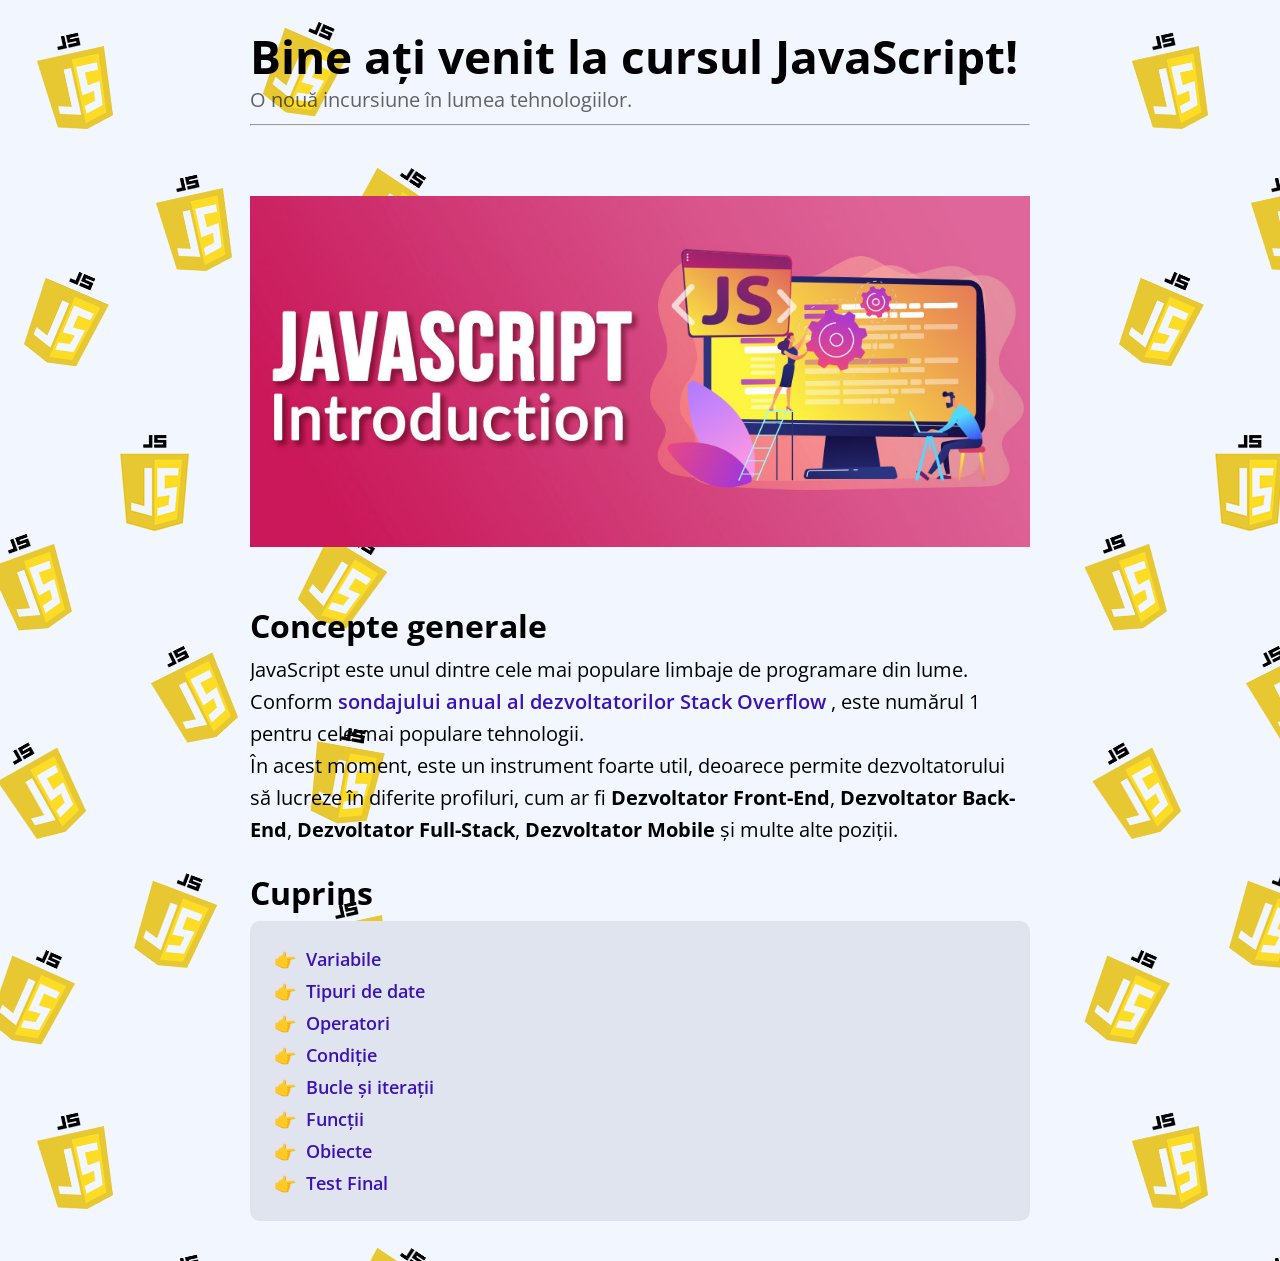
<file: index.html>
<!DOCTYPE html>
<html lang="en">
  <head>
    <meta charset="UTF-8" />
    <meta http-equiv="X-UA-Compatible" content="IE=edge" />
    <meta name="viewport" content="width=device-width, initial-scale=1.0" />
    <meta
      name="theme-color"
      media="(prefers-color-scheme: light)"
      content="#f2f6ff"
    />
    <meta
      name="theme-color"
      media="(prefers-color-scheme: dark)"
      content="#2B2830"
    />
    <link rel="stylesheet" href="../styles.css" />
    <title>Curs JavaScript - Începător</title>
  </head>

  <body>
    <div class="container">
      <div class="section">
        <h1>Bine ați venit la cursul JavaScript!</h1>
        <p class="caption">O nouă incursiune în lumea tehnologiilor.</p>
        <hr class="separator" />
        <img
          class="container-image"
          src="/beginner/logo.jpg
            "
          alt="Header Image"
        />

        <h2 id="conceptos-generales">Concepte generale</h2>
        <p>
          JavaScript este unul dintre cele mai populare limbaje de programare
          din lume. Conform
          <a href="https://insights.stackoverflow.com/survey/2020"
            >sondajului anual al dezvoltatorilor Stack Overflow</a
          >
          , este numărul 1 pentru cele mai populare tehnologii.
        </p>
        <p>
          În acest moment, este un instrument foarte util, deoarece permite
          dezvoltatorului să lucreze în diferite profiluri, cum ar fi
          <strong>Dezvoltator Front-End</strong>,
          <strong>Dezvoltator Back-End</strong>,
          <strong>Dezvoltator Full-Stack</strong>,
          <strong>Dezvoltator Mobile</strong> și multe alte poziții.
        </p>

        <h2 id="instrucciones">Cuprins</h2>

        <div class="table-content">
          <ul>
            <li><a href="/beginner/3_variabile/index.html">Variabile</a></li>
            <li>
              <a href="/beginner/4_tipuri_date/index.html">Tipuri de date</a>
            </li>
            <li><a href="/beginner/5_operatori/index.html">Operatori</a></li>
            <li>
              <a href="/beginner/6_condiții/index.html">Condiție</a>
            </li>
            <li>
              <a href="/beginner/7_bucle_iteratii/index.html"
                >Bucle și iterații</a
              >
            </li>
            <li><a href="/beginner/8_functii/index.html">Funcții</a></li>
            <li><a href="/beginner/9_obiecte/index.html">Obiecte</a></li>
            <li><a href="/test/index.html">Test Final</a></li>
          </ul>
        </div>
      </div>
    </div>
  </body>
</html>
</file>
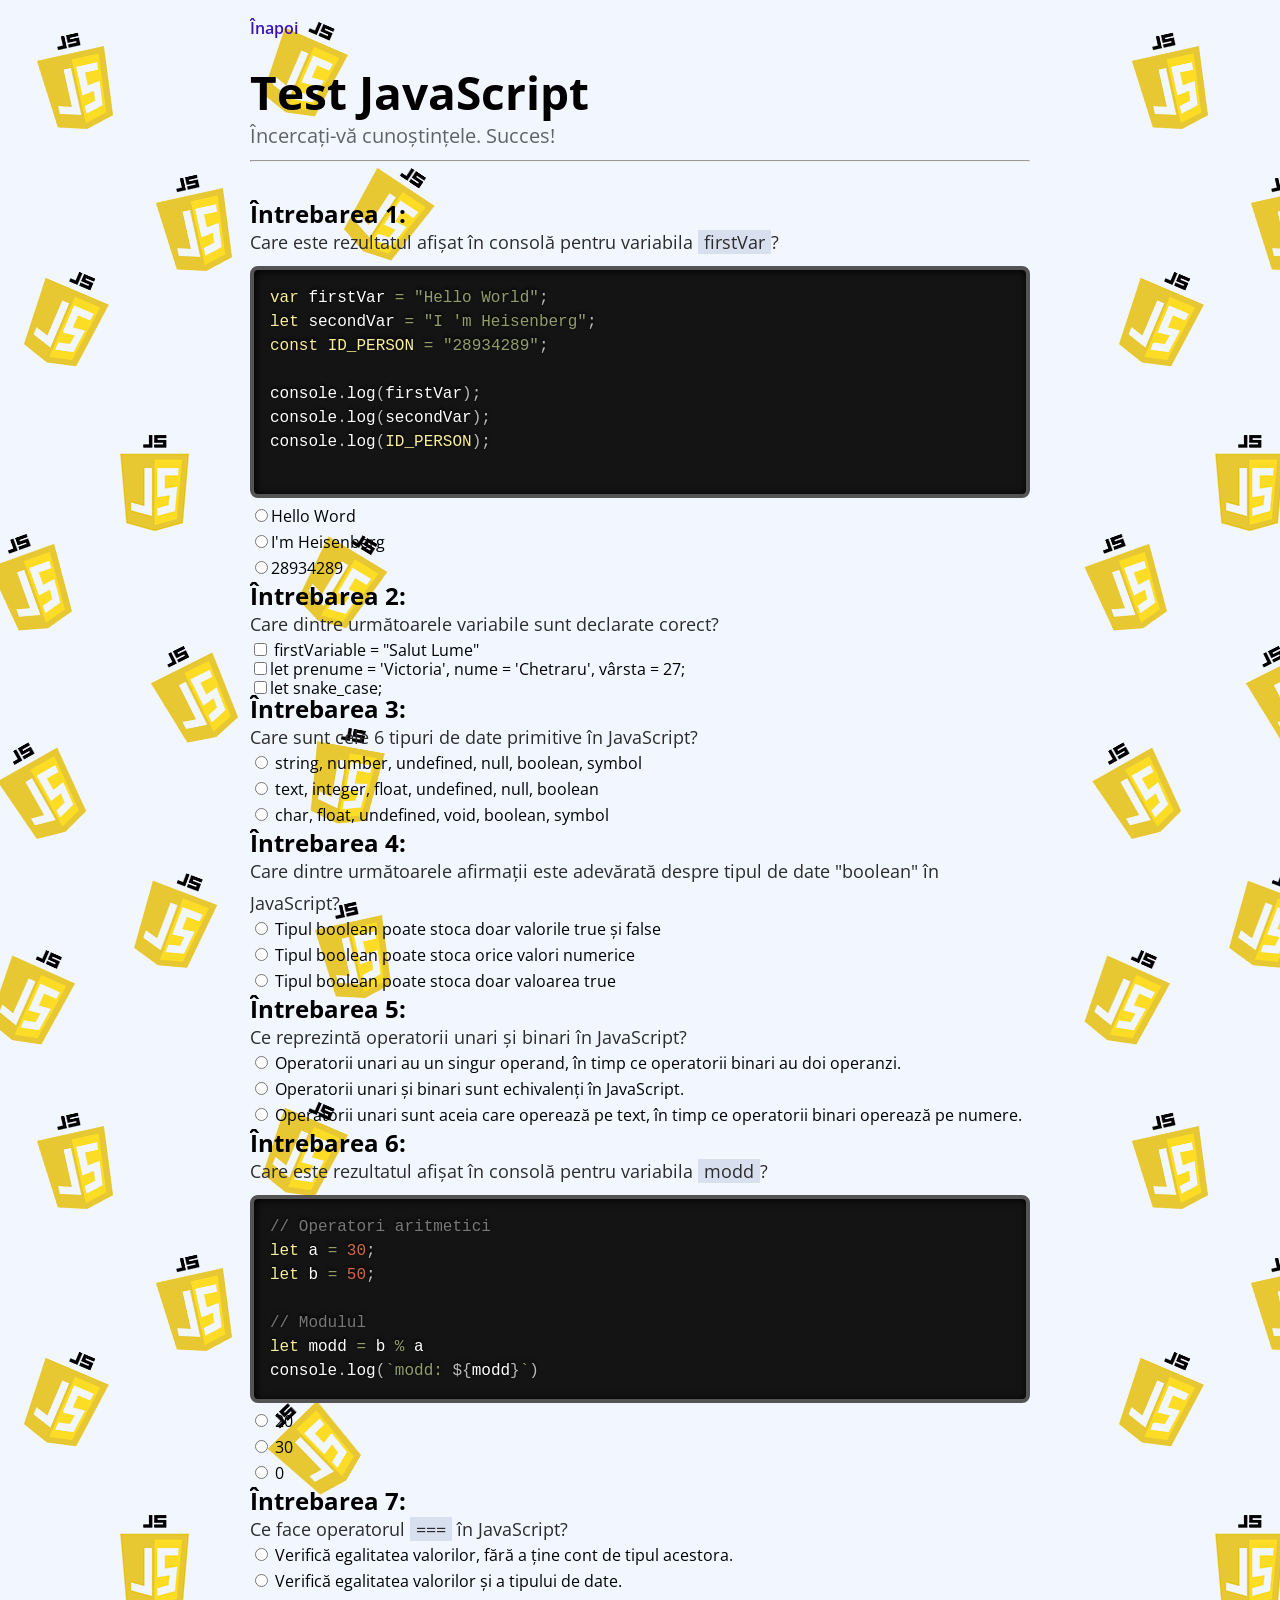
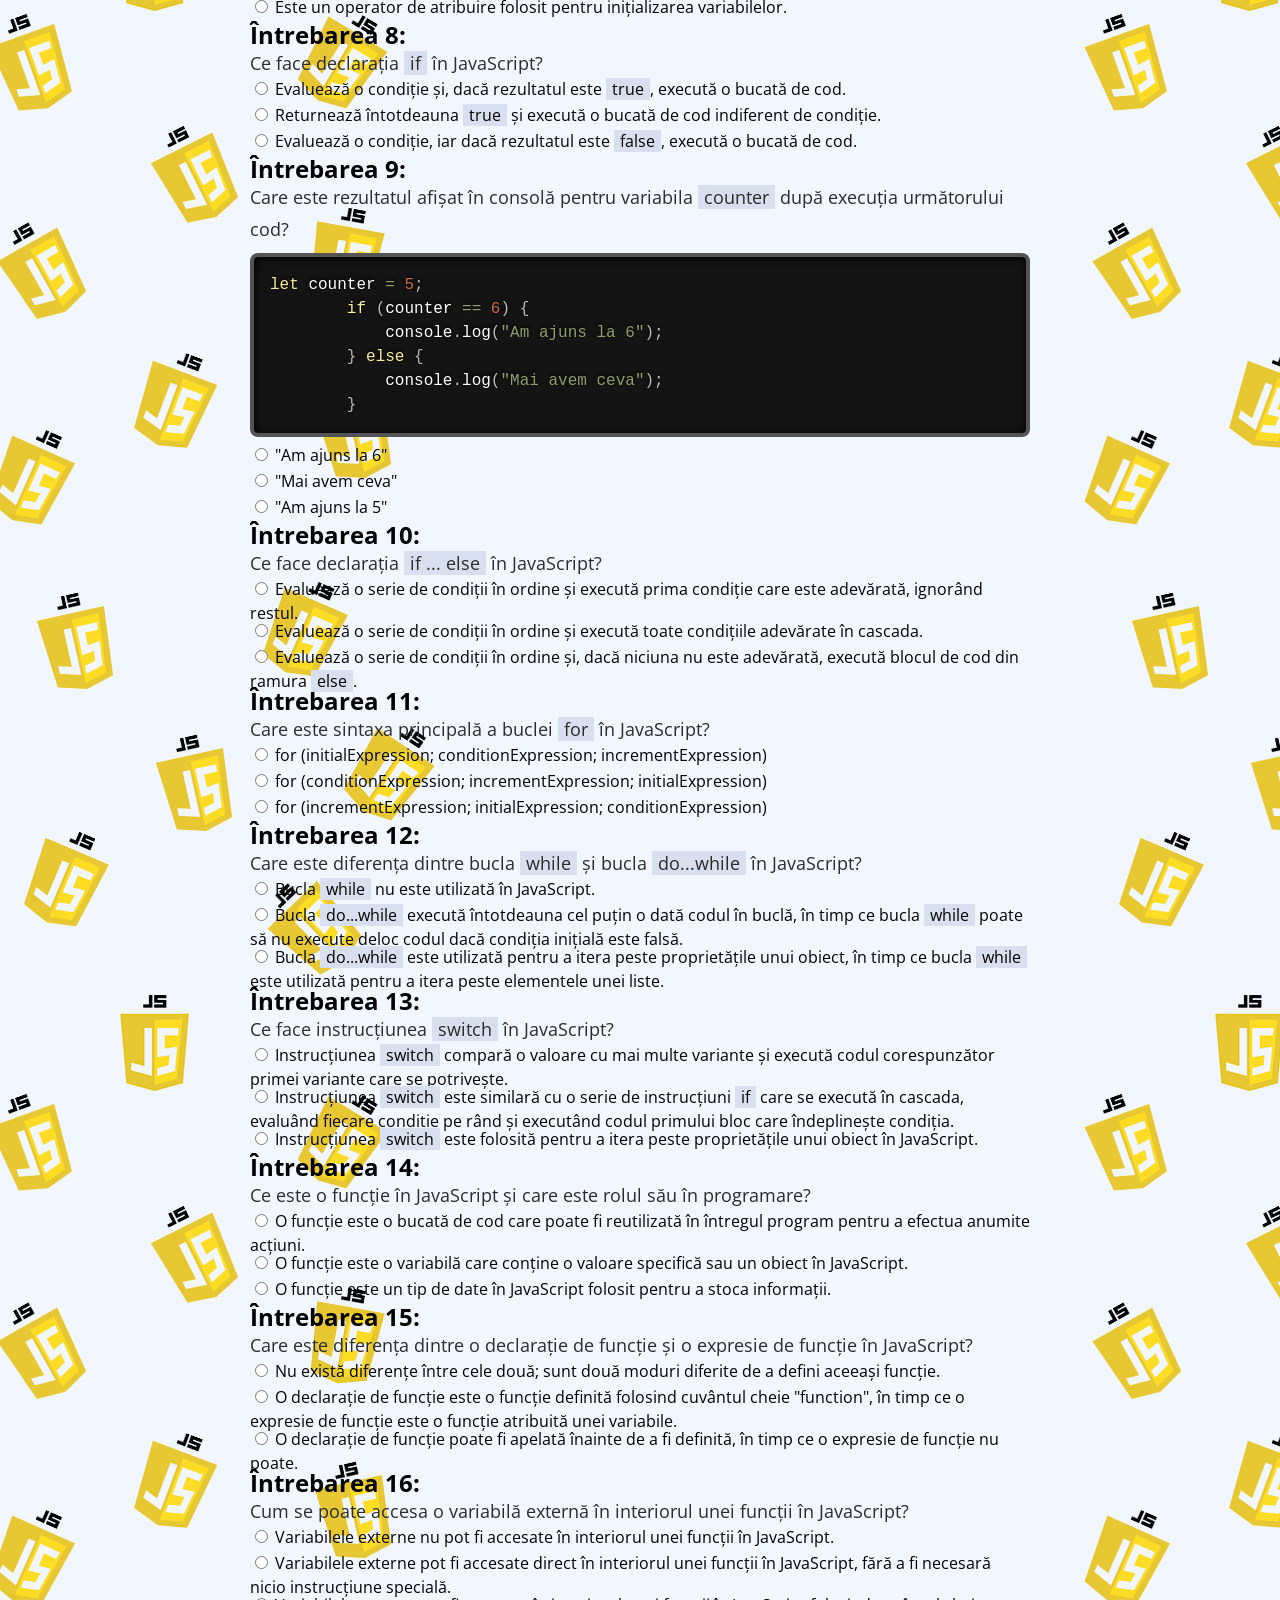
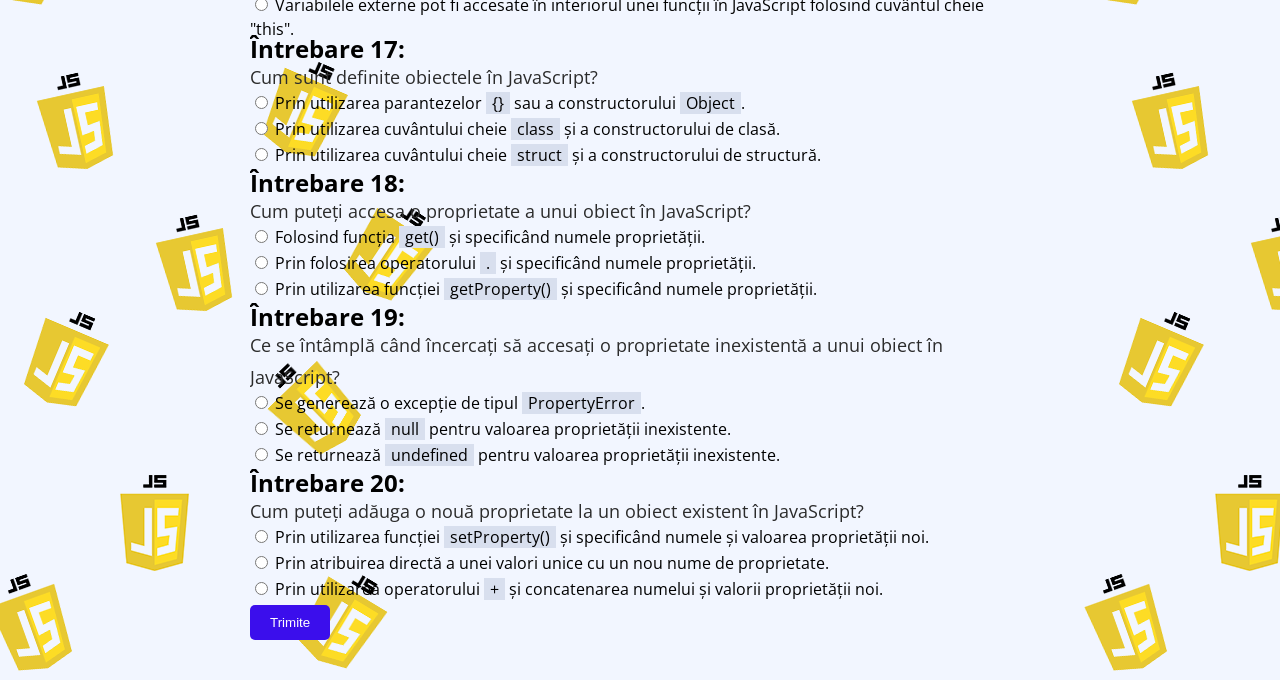
<file: test/index.html>
<!DOCTYPE html>
<html lang="ro">
  <head>
    <meta charset="UTF-8" />
    <meta http-equiv="X-UA-Compatible" content="IE=edge" />
    <meta name="viewport" content="width=device-width, initial-scale=1.0" />
    <title>Test JavaScript</title>
    <link rel="stylesheet" href="/styles.css" />
    <link rel="stylesheet" href="/prism.css" />
  </head>
  <body>
    <div class="container">
      <div class="section">
        <a class="back-button" href="/index.html"> Înapoi</a>
        <h1>Test JavaScript</h1>
        <p class="caption">Încercați-vă cunoștințele. Succes!</p>
        <hr class="separator" />
        <form id="testForm">
          <fieldset>
            <legend class="question">Întrebarea 1:</legend>
            <p class="question-text">
              Care este rezultatul afișat în consolă pentru variabila
              <code>firstVar</code>?
            </p>
            <pre><code class="lang-javascript">var firstVar = <span class="hljs-string">"Hello World"</span><span class="hljs-comment">;</span>
let secondVar = <span class="hljs-string">"I 'm Heisenberg"</span><span class="hljs-comment">;</span>
const ID_PERSON = <span class="hljs-string">"28934289"</span><span class="hljs-comment">;</span>
              
console.log(firstVar)<span class="hljs-comment">;</span>
console.log(secondVar)<span class="hljs-comment">;</span>
console.log(ID_PERSON)<span class="hljs-comment">;</span>
              </code></pre>
            <input
              type="radio"
              name="q1"
              value="a"
              class="answer"
              id="q01a"
            /><label for="q01a">Hello Word</label><br />
            <input
              type="radio"
              name="q1"
              value="b"
              class="answer"
              id="q01b"
            /><label>I'm Heisenberg</label>
            <br />
            <input
              type="radio"
              name="q1"
              value="c"
              class="answer"
              id="q01c"
            /><label for="q01c">28934289</label><br />
          </fieldset>
          <fieldset>
            <legend class="question">Întrebarea 2:</legend>
            <p class="question-text">
              Care dintre următoarele variabile sunt declarate corect?
            </p>
            <input type="checkbox" name="q2" value="a" id="q02a" />
            <label for="q02a">firstVariable = "Salut Lume"</label> <br />
            <input type="checkbox" name="q2" value="b" id="q02b" /><label
              for="q02b"
              >let prenume = 'Victoria', nume = 'Chetraru', vârsta = 27;</label
            >
            <br />
            <input type="checkbox" name="q2" value="c" id="q02c" /><label
              for="q02c"
              >let snake_case;</label
            ><br />
          </fieldset>
          <fieldset>
            <legend class="question">Întrebarea 3:</legend>
            <p class="question-text">
              Care sunt cele 6 tipuri de date primitive în JavaScript?
            </p>
            <input type="radio" name="q3" value="a" class="answer" id="q1a" />
            <label for="q1a">
              string, number, undefined, null, boolean, symbol</label
            ><br />
            <input type="radio" name="q3" value="b" class="answer" id="q1b" />
            <label for="q1b">
              text, integer, float, undefined, null, boolean</label
            ><br />
            <input type="radio" name="q3" value="c" class="answer" id="q1c" />
            <label for="q1c">
              char, float, undefined, void, boolean, symbol</label
            >
          </fieldset>
          <fieldset>
            <legend class="question">Întrebarea 4:</legend>
            <p class="question-text">
              Care dintre următoarele afirmații este adevărată despre tipul de
              date "boolean" în JavaScript?
            </p>
            <input type="radio" name="q4" value="a" class="answer" id="q2a" />
            <label for="q2a">
              Tipul boolean poate stoca doar valorile true și false</label
            ><br />
            <input type="radio" name="q4" value="b" class="answer" id="q2b" />
            <label for="q2b">
              Tipul boolean poate stoca orice valori numerice</label
            ><br />
            <input type="radio" name="q4" value="c" class="answer" id="q2c" />
            <label for="q2c">
              Tipul boolean poate stoca doar valoarea true</label
            >
          </fieldset>
          <fieldset>
            <legend class="question">Întrebarea 5:</legend>
            <p class="question-text">
              Ce reprezintă operatorii unari și binari în JavaScript?
            </p>
            <input type="radio" name="q5" value="a" class="answer" id="q3a" />
            <label for="q3a">
              Operatorii unari au un singur operand, în timp ce operatorii
              binari au doi operanzi.</label
            ><br />
            <input type="radio" name="q5" value="b" class="answer" id="q3b" />
            <label for="q3b">
              Operatorii unari și binari sunt echivalenți în JavaScript.</label
            ><br />
            <input type="radio" name="q5" value="c" class="answer" id="q3c" />
            <label for="q3c">
              Operatorii unari sunt aceia care operează pe text, în timp ce
              operatorii binari operează pe numere.</label
            >
          </fieldset>
          <fieldset>
            <legend class="question">Întrebarea 6:</legend>
            <p class="question-text">
              Care este rezultatul afișat în consolă pentru variabila
              <code>modd</code>?
            </p>
            <pre><code class="lang-javascript">// Operatori aritmetici
let a = 30;
let b = 50;

// Modulul
let modd = b % a
console.log(`modd: ${modd}`)</code></pre>
            <input type="radio" name="q6" value="a" class="answer" id="q4a" />
            <label for="q4a"> 20</label><br />
            <input type="radio" name="q6" value="b" class="answer" id="q4b" />
            <label for="q4b"> 30</label><br />
            <input type="radio" name="q6" value="c" class="answer" id="q4c" />
            <label for="q4c"> 0</label>
          </fieldset>
          <fieldset>
            <legend class="question">Întrebarea 7:</legend>
            <p class="question-text">
              Ce face operatorul <code>===</code> în JavaScript?
            </p>
            <input type="radio" name="q7" value="a" class="answer" id="q5a" />
            <label for="q5a">
              Verifică egalitatea valorilor, fără a ține cont de tipul
              acestora.</label
            ><br />
            <input type="radio" name="q7" value="b" class="answer" id="q5b" />
            <label for="q5b">
              Verifică egalitatea valorilor și a tipului de date.</label
            ><br />
            <input type="radio" name="q7" value="c" class="answer" id="q5c" />
            <label for="q5c">
              Este un operator de atribuire folosit pentru inițializarea
              variabilelor.</label
            >
          </fieldset>
          <fieldset>
            <legend class="question">Întrebarea 8:</legend>
            <p class="question-text">
              Ce face declarația <code>if</code> în JavaScript?
            </p>
            <input type="radio" name="q8" value="a" class="answer" id="q6a" />
            <label for="q6a">
              Evaluează o condiție și, dacă rezultatul este <code>true</code>,
              execută o bucată de cod.</label
            ><br />
            <input type="radio" name="q8" value="b" class="answer" id="q6b" />
            <label for="q6b">
              Returnează întotdeauna <code>true</code> și execută o bucată de
              cod indiferent de condiție.</label
            ><br />
            <input type="radio" name="q8" value="c" class="answer" id="q6c" />
            <label for="q6c">
              Evaluează o condiție, iar dacă rezultatul este <code>false</code>,
              execută o bucată de cod.</label
            >
          </fieldset>
          <fieldset>
            <legend class="question">Întrebarea 9:</legend>
            <p class="question-text">
              Care este rezultatul afișat în consolă pentru variabila
              <code>counter</code> după execuția următorului cod?
            </p>
            <pre><code class="language-javascript">let counter = 5;
        if (counter == 6) {
            console.log("Am ajuns la 6");
        } else {
            console.log("Mai avem ceva");
        }</code></pre>
            <input type="radio" name="q9" value="a" class="answer" id="q7a" />
            <label for="q7a"> "Am ajuns la 6"</label><br />
            <input type="radio" name="q9" value="b" class="answer" id="q7b" />
            <label for="q7b"> "Mai avem ceva"</label><br />
            <input type="radio" name="q9" value="c" class="answer" id="q7c" />
            <label for="q7c"> "Am ajuns la 5"</label>
          </fieldset>
          <fieldset>
            <legend class="question">Întrebarea 10:</legend>
            <p class="question-text">
              Ce face declarația <code>if ... else</code> în JavaScript?
            </p>
            <input type="radio" name="q10" value="a" class="answer" id="q8a" />
            <label for="q8a">
              Evaluează o serie de condiții în ordine și execută prima condiție
              care este adevărată, ignorând restul.</label
            ><br />
            <input type="radio" name="q10" value="b" class="answer" id="q8b" />
            <label for="q8b">
              Evaluează o serie de condiții în ordine și execută toate
              condițiile adevărate în cascada.</label
            ><br />
            <input type="radio" name="q10" value="c" class="answer" id="q8c" />
            <label for="q8c">
              Evaluează o serie de condiții în ordine și, dacă niciuna nu este
              adevărată, execută blocul de cod din ramura
              <code>else</code>.</label
            >
          </fieldset>
          <fieldset>
            <legend class="question">Întrebarea 11:</legend>
            <p class="question-text">
              Care este sintaxa principală a buclei <code>for</code> în
              JavaScript?
            </p>
            <input type="radio" name="q11" value="a" class="answer" id="q9a" />
            <label for="q9a">
              for (initialExpression; conditionExpression;
              incrementExpression)</label
            ><br />
            <input type="radio" name="q11" value="b" class="answer" id="q9b" />
            <label for="q9b">
              for (conditionExpression; incrementExpression;
              initialExpression)</label
            ><br />
            <input type="radio" name="q11" value="c" class="answer" id="q9c" />
            <label for="q9c">
              for (incrementExpression; initialExpression;
              conditionExpression)</label
            >
          </fieldset>
          <fieldset>
            <legend class="question">Întrebarea 12:</legend>
            <p class="question-text">
              Care este diferența dintre bucla <code>while</code> și bucla
              <code>do...while</code> în JavaScript?
            </p>
            <input type="radio" name="q12" value="a" class="answer" id="q10a" />
            <label for="q10a">
              Bucla <code>while</code> nu este utilizată în JavaScript.</label
            ><br />
            <input type="radio" name="q12" value="b" class="answer" id="q10b" />
            <label for="q10b">
              Bucla <code>do...while</code> execută întotdeauna cel puțin o dată
              codul în buclă, în timp ce bucla <code>while</code> poate să nu
              execute deloc codul dacă condiția inițială este falsă.</label
            ><br />
            <input type="radio" name="q12" value="c" class="answer" id="q10c" />
            <label for="q10c">
              Bucla <code>do...while</code> este utilizată pentru a itera peste
              proprietățile unui obiect, în timp ce bucla
              <code>while</code> este utilizată pentru a itera peste elementele
              unei liste.</label
            >
          </fieldset>
          <fieldset>
            <legend class="question">Întrebarea 13:</legend>
            <p class="question-text">
              Ce face instrucțiunea <code>switch</code> în JavaScript?
            </p>
            <input type="radio" name="q13" value="a" class="answer" id="q11a" />
            <label for="q11a">
              Instrucțiunea <code>switch</code> compară o valoare cu mai multe
              variante și execută codul corespunzător primei variante care se
              potrivește.</label
            ><br />
            <input type="radio" name="q13" value="b" class="answer" id="q11b" />
            <label for="q11b">
              Instrucțiunea <code>switch</code> este similară cu o serie de
              instrucțiuni <code>if</code> care se execută în cascada, evaluând
              fiecare condiție pe rând și executând codul primului bloc care
              îndeplinește condiția.</label
            ><br />
            <input type="radio" name="q13" value="c" class="answer" id="q11c" />
            <label for="q11c">
              Instrucțiunea <code>switch</code> este folosită pentru a itera
              peste proprietățile unui obiect în JavaScript.</label
            >
          </fieldset>
          <fieldset>
            <legend class="question">Întrebarea 14:</legend>
            <p class="question-text">
              Ce este o funcție în JavaScript și care este rolul său în
              programare?
            </p>
            <input type="radio" name="q14" value="a" class="answer" id="q12a" />
            <label for="q12a">
              O funcție este o bucată de cod care poate fi reutilizată în
              întregul program pentru a efectua anumite acțiuni.</label
            ><br />
            <input type="radio" name="q14" value="b" class="answer" id="q12b" />
            <label for="q12b">
              O funcție este o variabilă care conține o valoare specifică sau un
              obiect în JavaScript.</label
            ><br />
            <input type="radio" name="q14" value="c" class="answer" id="q12c" />
            <label for="q12c">
              O funcție este un tip de date în JavaScript folosit pentru a stoca
              informații.</label
            >
          </fieldset>
          <fieldset>
            <legend class="question">Întrebarea 15:</legend>
            <p class="question-text">
              Care este diferența dintre o declarație de funcție și o expresie
              de funcție în JavaScript?
            </p>
            <input type="radio" name="q15" value="a" class="answer" id="q13a" />
            <label for="q13a">
              Nu există diferențe între cele două; sunt două moduri diferite de
              a defini aceeași funcție.</label
            ><br />
            <input type="radio" name="q15" value="b" class="answer" id="q13b" />
            <label for="q13b">
              O declarație de funcție este o funcție definită folosind cuvântul
              cheie "function", în timp ce o expresie de funcție este o funcție
              atribuită unei variabile.</label
            ><br />
            <input type="radio" name="q15" value="c" class="answer" id="q13c" />
            <label for="q13c">
              O declarație de funcție poate fi apelată înainte de a fi definită,
              în timp ce o expresie de funcție nu poate.</label
            >
          </fieldset>
          <fieldset>
            <legend class="question">Întrebarea 16:</legend>
            <p class="question-text">
              Cum se poate accesa o variabilă externă în interiorul unei funcții
              în JavaScript?
            </p>
            <input type="radio" name="q16" value="a" class="answer" id="q14a" />
            <label for="q14a">
              Variabilele externe nu pot fi accesate în interiorul unei funcții
              în JavaScript.</label
            ><br />
            <input type="radio" name="q16" value="b" class="answer" id="q14b" />
            <label for="q14b">
              Variabilele externe pot fi accesate direct în interiorul unei
              funcții în JavaScript, fără a fi necesară nicio instrucțiune
              specială.</label
            ><br />
            <input type="radio" name="q16" value="c" class="answer" id="q14c" />
            <label for="q14c">
              Variabilele externe pot fi accesate în interiorul unei funcții în
              JavaScript folosind cuvântul cheie "this".</label
            >
          </fieldset>
          <fieldset>
            <legend class="question">Întrebare 17:</legend>
            <p class="question-text">
              Cum sunt definite obiectele în JavaScript?
            </p>
            <input type="radio" name="q17" value="a" class="answer" id="q15a" />
            <label for="q15a">
              Prin utilizarea parantezelor <code>{}</code> sau a constructorului
              <code>Object</code>.</label
            ><br />
            <input type="radio" name="q17" value="b" class="answer" id="q15b" />
            <label for="q15b">
              Prin utilizarea cuvântului cheie <code>class</code> și a
              constructorului de clasă.</label
            ><br />
            <input type="radio" name="q17" value="c" class="answer" id="q15c" />
            <label for="q15c">
              Prin utilizarea cuvântului cheie <code>struct</code> și a
              constructorului de structură.</label
            >
          </fieldset>

          <fieldset>
            <legend class="question">Întrebare 18:</legend>
            <p class="question-text">
              Cum puteți accesa o proprietate a unui obiect în JavaScript?
            </p>
            <input type="radio" name="q18" value="a" class="answer" id="q16a" />
            <label for="q16a">
              Folosind funcția <code>get()</code> și specificând numele
              proprietății.</label
            ><br />
            <input type="radio" name="q18" value="b" class="answer" id="q16b" />
            <label for="q16b">
              Prin folosirea operatorului <code>.</code> și specificând numele
              proprietății.</label
            ><br />
            <input type="radio" name="q18" value="c" class="answer" id="q16c" />
            <label for="q16c">
              Prin utilizarea funcției <code>getProperty()</code> și specificând
              numele proprietății.</label
            >
          </fieldset>

          <fieldset>
            <legend class="question">Întrebare 19:</legend>
            <p class="question-text">
              Ce se întâmplă când încercați să accesați o proprietate
              inexistentă a unui obiect în JavaScript?
            </p>
            <input type="radio" name="q19" value="a" class="answer" id="q17a" />
            <label for="q17a">
              Se generează o excepție de tipul
              <code>PropertyError</code>.</label
            ><br />
            <input type="radio" name="q19" value="b" class="answer" id="q17b" />
            <label for="q17b">
              Se returnează <code>null</code> pentru valoarea proprietății
              inexistente.</label
            ><br />
            <input type="radio" name="q19" value="c" class="answer" id="q17c" />
            <label for="q17c">
              Se returnează <code>undefined</code> pentru valoarea proprietății
              inexistente.</label
            >
          </fieldset>

          <fieldset>
            <legend class="question">Întrebare 20:</legend>
            <p class="question-text">
              Cum puteți adăuga o nouă proprietate la un obiect existent în
              JavaScript?
            </p>
            <input type="radio" name="q20" value="a" class="answer" id="q18a" />
            <label for="q18a">
              Prin utilizarea funcției <code>setProperty()</code> și specificând
              numele și valoarea proprietății noi.</label
            ><br />
            <input type="radio" name="q20" value="b" class="answer" id="q18b" />
            <label for="q18b">
              Prin atribuirea directă a unei valori unice cu un nou nume de
              proprietate.</label
            ><br />
            <input type="radio" name="q20" value="c" class="answer" id="q18c" />
            <label for="q18c">
              Prin utilizarea operatorului <code>+</code> și concatenarea
              numelui și valorii proprietății noi.</label
            >
          </fieldset>
          <!-- Restul întrebărilor și răspunsurilor -->
          <input type="submit" value="Trimite" class="submit-button" />
        </form>
      </div>
    </div>
    <script src="/prism.js"></script>
    <script src="/test/index.js"></script>
  </body>
</html>
</file>
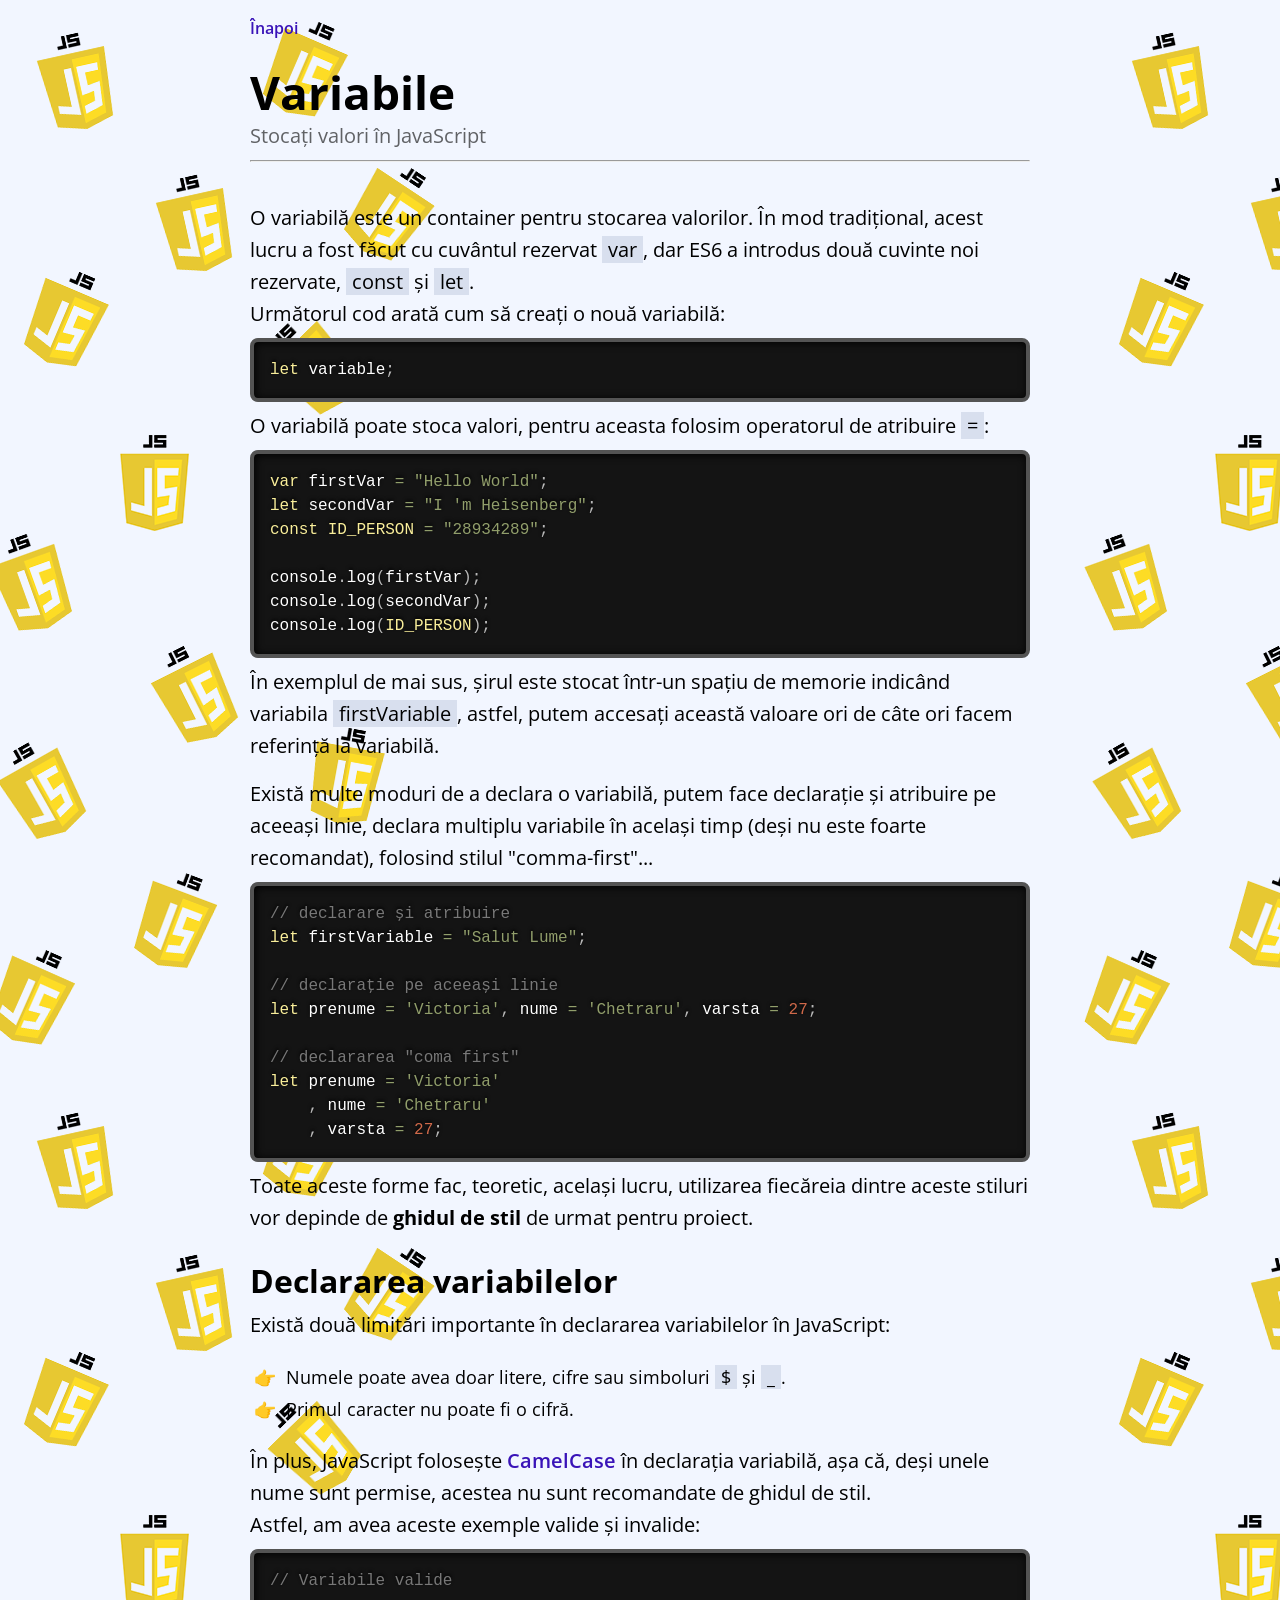
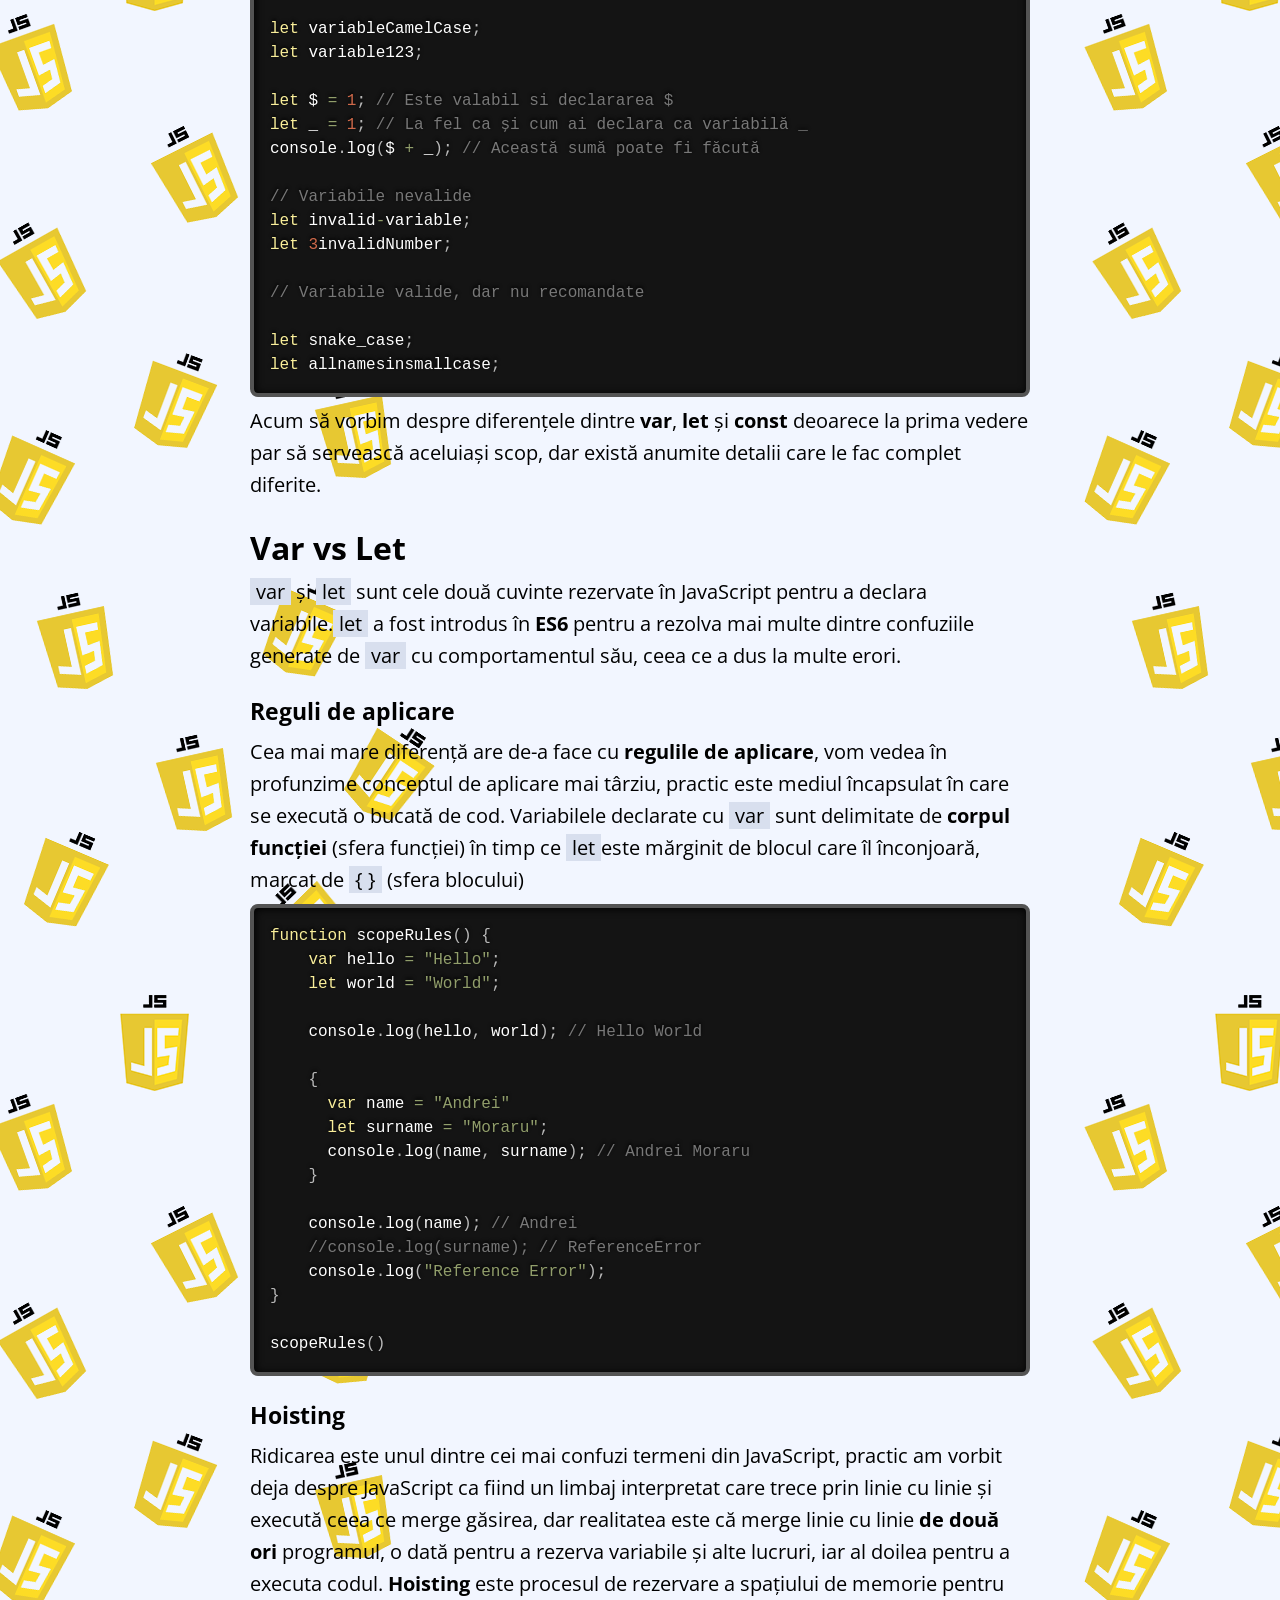
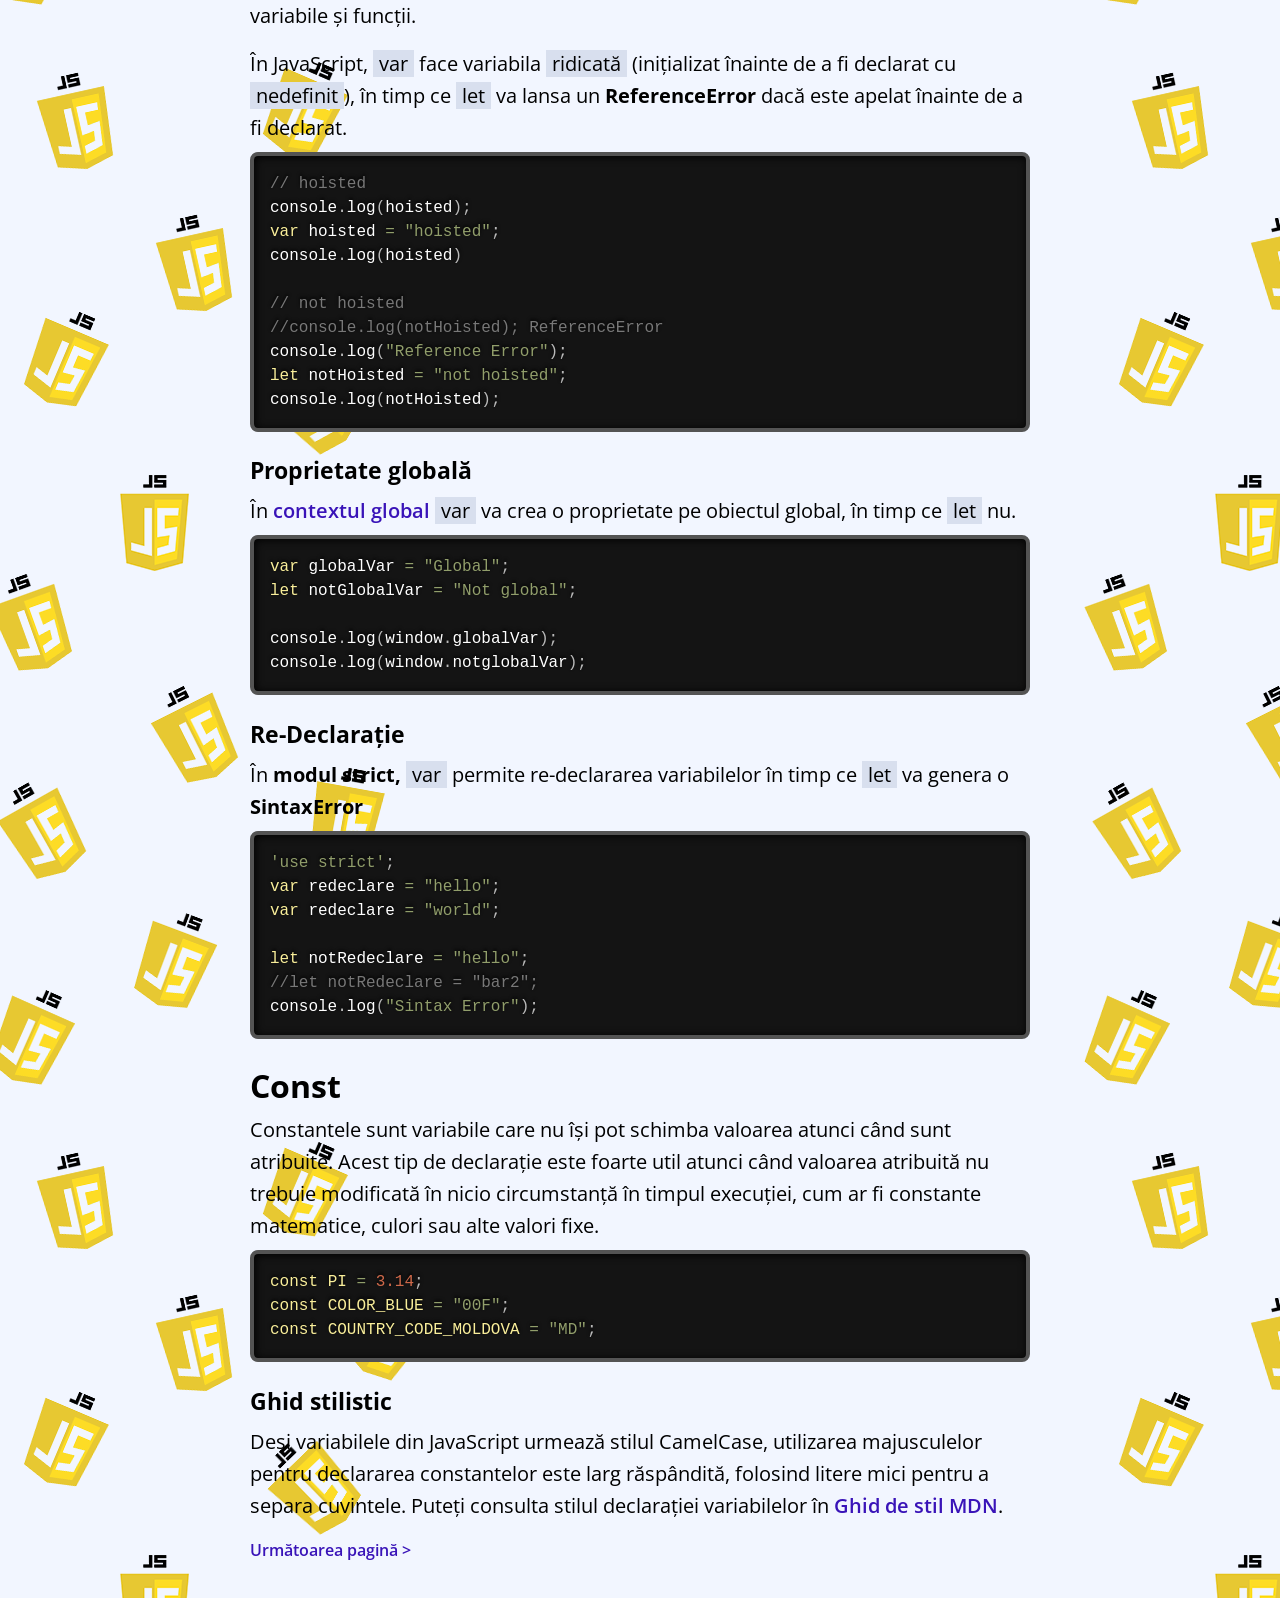
<file: beginner/3_variabile/index.html>
<!DOCTYPE html>
<html lang="ro">
  <head>
    <meta charset="UTF-8" />
    <meta http-equiv="X-UA-Compatible" content="IE=edge" />
    <meta name="viewport" content="width=device-width, initial-scale=1.0" />
    <meta
      name="theme-color"
      media="(prefers-color-scheme: light)"
      content="#f2f6ff"
    />
    <meta
      name="theme-color"
      media="(prefers-color-scheme: dark)"
      content="#2B2830"
    />
    <title>Variabile</title>
    <link rel="stylesheet" href="../../styles.css" />
    <link rel="stylesheet" href="../../prism.css" />
  </head>

  <body>
    <div class="container">
      <div class="section">
        <a class="back-button" href="/index.html"> Înapoi</a>
        <h1>Variabile</h1>
        <p class="caption">Stocați valori în JavaScript</p>
        <hr class="separator" />

        <p>
          O variabilă este un container pentru stocarea valorilor. În mod
          tradițional, acest lucru a fost făcut cu cuvântul rezervat
          <code>var</code>, dar ES6 a introdus două cuvinte noi rezervate,
          <code>const</code> și <code>let</code>.
        </p>
        <p>Următorul cod arată cum să creați o nouă variabilă:</p>
        <pre><code class="lang-javascript"><span class="hljs-keyword">let</span> <span class="hljs-keyword">variable</span>;
</code></pre>
        <p>
          O variabilă poate stoca valori, pentru aceasta folosim operatorul de
          atribuire <code>=</code>:
        </p>
        <pre><code class="lang-javascript">var firstVar = <span class="hljs-string">"Hello World"</span><span class="hljs-comment">;</span>
let secondVar = <span class="hljs-string">"I 'm Heisenberg"</span><span class="hljs-comment">;</span>
const ID_PERSON = <span class="hljs-string">"28934289"</span><span class="hljs-comment">;</span>

console.log(firstVar)<span class="hljs-comment">;</span>
console.log(secondVar)<span class="hljs-comment">;</span>
console.log(ID_PERSON)<span class="hljs-comment">;</span>
</code></pre>

        <p>
          În exemplul de mai sus, șirul este stocat într-un spațiu de memorie
          indicând variabila <code>firstVariable</code>, astfel, putem accesați
          această valoare ori de câte ori facem referință la variabilă.
        </p>
        <br />
        <p>
          Există multe moduri de a declara o variabilă, putem face declarație și
          atribuire pe aceeași linie, declara multiplu variabile în același timp
          (deși nu este foarte recomandat), folosind stilul
          &quot;comma-first&quot;...
        </p>
        <pre><code class="lang-javascript">// declarare și atribuire
<span class="hljs-keyword">let</span> <span class="hljs-attr">firstVariable</span> = <span class="hljs-string">"Salut Lume"</span>;

// declarație pe aceeași linie
<span class="hljs-keyword">let</span> <span class="hljs-attr">prenume</span> = 'Victoria', <span class="hljs-attr">nume</span> = 'Chetraru', <span class="hljs-attr">varsta</span> = <span class="hljs-number">27</span>;

// declararea <span class="hljs-string">"coma first"</span>
<span class="hljs-keyword">let</span> <span class="hljs-attr">prenume</span> = 'Victoria'
    , <span class="hljs-attr">nume</span> = 'Chetraru'
    , <span class="hljs-attr">varsta</span> = <span class="hljs-number">27</span>;
</code></pre>
        <p>
          Toate aceste forme fac, teoretic, același lucru, utilizarea fiecăreia
          dintre aceste stiluri vor depinde de <strong>ghidul de stil</strong>
          de urmat pentru proiect.
        </p>
        <h2 id="declaraci-n-de-variables">Declararea variabilelor</h2>
        <p>
          Există două limitări importante în declararea variabilelor în
          JavaScript:
        </p>
        <ol>
          <li>
            Numele poate avea doar litere, cifre sau simboluri
            <code>$</code> și <code>_</code>.
          </li>
          <li>Primul caracter nu poate fi o cifră.</li>
        </ol>
        <p>
          În plus, JavaScript folosește
          <a href="https://developer.mozilla.org/en-US/docs/Glossary/Camel_case"
            >CamelCase</a
          >
          în declarația variabilă, așa că, deși unele nume sunt permise, acestea
          nu sunt recomandate de ghidul de stil.
        </p>
        <p>Astfel, am avea aceste exemple valide și invalide:</p>
        <pre><code class="lang-javascript"><span class="hljs-comment">// Variabile valide</span>

<span class="hljs-keyword">let</span> variableCamelCase;
<span class="hljs-keyword">let</span> variable123;

<span class="hljs-keyword">let</span> $ = <span class="hljs-number">1</span>; <span class="hljs-comment">// Este valabil si declararea $</span>
<span class="hljs-keyword">let</span> _ = <span class="hljs-number">1</span>; <span class="hljs-comment">// La fel ca și cum ai declara ca variabilă _</span>
console.<span class="hljs-keyword">log</span>($ + _); <span class="hljs-comment">// Această sumă poate fi făcută</span>

<span class="hljs-comment">// Variabile nevalide</span>
<span class="hljs-keyword">let</span> <span class="hljs-built_in">invalid</span><span class="hljs-params">-variable</span>;
<span class="hljs-keyword">let</span> <span class="hljs-number">3</span>invalidNumber;

<span class="hljs-comment">// Variabile valide, dar nu recomandate</span>

<span class="hljs-keyword">let</span> snake_case;
<span class="hljs-keyword">let</span> allnamesinsmallcase;
</code></pre>
        <p>
          Acum să vorbim despre diferențele dintre <strong>var</strong>,
          <strong>let</strong> și <strong>const</strong> deoarece la prima
          vedere par să servească aceluiași scop, dar există anumite detalii
          care le fac complet diferite.
        </p>
        <h2 id="var-vs-let">Var vs Let</h2>
        <p>
          <code>var</code> și <code>let</code> sunt cele două cuvinte rezervate
          în JavaScript pentru a declara variabile.<code>let</code> a fost
          introdus în <strong>ES6</strong> pentru a rezolva mai multe dintre
          confuziile generate de <code>var</code> cu comportamentul său, ceea ce
          a dus la multe erori.
        </p>
        <h3 id="reglas-de-scope">Reguli de aplicare</h3>
        <p>
          Cea mai mare diferență are de-a face cu
          <strong>regulile de aplicare</strong>, vom vedea în profunzime
          conceptul de aplicare mai târziu, practic este mediul încapsulat în
          care se execută o bucată de cod. Variabilele declarate cu
          <code>var</code> sunt delimitate de
          <strong>corpul funcției</strong> (sfera funcției) în timp ce
          <code>let</code>este mărginit de blocul care îl înconjoară, marcat de
          <code>{ }</code> (sfera blocului)
        </p>

        <pre><code class="lang-javascript"><span class="hljs-function"><span class="hljs-keyword">function</span> <span class="hljs-title">scopeRules</span>(<span class="hljs-params"></span>) </span>{
    <span class="hljs-keyword">var</span> hello = <span class="hljs-string">"Hello"</span>;
    <span class="hljs-keyword">let</span> world = <span class="hljs-string">"World"</span>;

    <span class="hljs-built_in">console</span>.log(hello, world); <span class="hljs-comment">// Hello World</span>

    {
      <span class="hljs-keyword">var</span> name = <span class="hljs-string">"Andrei"</span>
      <span class="hljs-keyword">let</span> surname = <span class="hljs-string">"Moraru"</span>;
      <span class="hljs-built_in">console</span>.log(name, surname); <span class="hljs-comment">// Andrei Moraru</span>
    }

    <span class="hljs-built_in">console</span>.log(name); <span class="hljs-comment">// Andrei</span>
    <span class="hljs-comment">//console.log(surname); // ReferenceError</span>
    <span class="hljs-built_in">console</span>.log(<span class="hljs-string">"Reference Error"</span>);
}

scopeRules()
</code></pre>
        <h3 id="hoisting">Hoisting</h3>
        <p>
          Ridicarea este unul dintre cei mai confuzi termeni din JavaScript,
          practic am vorbit deja despre JavaScript ca fiind un limbaj
          interpretat care trece prin linie cu linie și execută ceea ce merge
          găsirea, dar realitatea este că merge linie cu linie
          <strong>de două ori</strong> programul, o dată pentru a rezerva
          variabile și alte lucruri, iar al doilea pentru a executa codul.
          <strong>Hoisting</strong> este procesul de rezervare a spațiului de
          memorie pentru variabile și funcții.
        </p>
        <br />
        <p>
          În JavaScript, <code>var</code> face variabila
          <code>ridicată</code> (inițializat înainte de a fi declarat cu
          <code>nedefinit</code>), în timp ce <code>let</code> va lansa un
          <strong>ReferenceError</strong> dacă este apelat înainte de a fi
          declarat.
        </p>
        <pre><code class="lang-javascript"><span class="hljs-comment">// hoisted</span>
<span class="hljs-built_in">console</span>.log(hoisted);
<span class="hljs-keyword">var</span> hoisted = <span class="hljs-string">"hoisted"</span>;
<span class="hljs-built_in">console</span>.log(hoisted)

<span class="hljs-comment">// not hoisted</span>
<span class="hljs-comment">//console.log(notHoisted); ReferenceError</span>
<span class="hljs-built_in">console</span>.log(<span class="hljs-string">"Reference Error"</span>);
<span class="hljs-keyword">let</span> notHoisted = <span class="hljs-string">"not hoisted"</span>;
<span class="hljs-built_in">console</span>.log(notHoisted);
</code></pre>
        <h3 id="propiedad-global">Proprietate globală</h3>
        <p>
          În
          <a href="/advanced/2_global_namespace/index.html">contextul global</a>
          <code>var</code> va crea o proprietate pe obiectul global, în timp ce
          <code>let</code> nu.
        </p>
        <pre><code class="lang-javascript"><span class="hljs-keyword">var</span> globalVar = <span class="hljs-string">"Global"</span>;
<span class="hljs-keyword">let</span> notGlobalVar = <span class="hljs-string">"Not global"</span>;

<span class="hljs-built_in">console</span>.log(<span class="hljs-built_in">window</span>.globalVar);
<span class="hljs-built_in">console</span>.log(<span class="hljs-built_in">window</span>.notglobalVar);
</code></pre>
        <h3 id="re-declaraci-n">Re-Declarație</h3>
        <p>
          În <strong>modul strict,</strong> <code>var</code> permite
          re-declararea variabilelor în timp ce <code>let</code> va genera o
          <strong>SintaxError</strong>
        </p>
        <pre><code class="lang-javascript"><span class="hljs-meta">'use strict'</span>;
<span class="hljs-keyword">var</span> redeclare = <span class="hljs-string">"hello"</span>;
<span class="hljs-keyword">var</span> redeclare = <span class="hljs-string">"world"</span>; 

<span class="hljs-keyword">let</span> notRedeclare = <span class="hljs-string">"hello"</span>; 
<span class="hljs-comment">//let notRedeclare = "bar2"; </span>
<span class="hljs-built_in">console</span>.log(<span class="hljs-string">"Sintax Error"</span>);
</code></pre>
        <h2 id="const">Const</h2>
        <p>
          Constantele sunt variabile care nu își pot schimba valoarea atunci
          când sunt atribuite. Acest tip de declarație este foarte util atunci
          când valoarea atribuită nu trebuie modificată în nicio circumstanță în
          timpul execuției, cum ar fi constante matematice, culori sau alte
          valori fixe.
        </p>
        <pre><code class="lang-javascript"><span class="hljs-keyword">const</span> <span class="hljs-built_in">PI</span> = <span class="hljs-number">3.14</span>;
<span class="hljs-keyword">const</span> COLOR_BLUE = <span class="hljs-string">"00F"</span>;
<span class="hljs-keyword">const</span> COUNTRY_CODE_MOLDOVA = <span class="hljs-string">"MD"</span>;
</code></pre>
        <h3 id="gu-a-de-estilos">Ghid stilistic</h3>
        <p>
          Deși variabilele din JavaScript urmează stilul CamelCase, utilizarea
          majusculelor pentru declararea constantelor este larg răspândită,
          folosind litere mici pentru a separa cuvintele. Puteți consulta stilul
          declarației variabilelor în
          <a
            href="https://developer.mozilla.org/en-US/docs/MDN/Guidelines/Code_guidelines/JavaScript#variables"
            >Ghid de stil MDN</a
          >.
        </p>
        <a class="back-button" href="/beginner/4_tipuri_date/index.html"
          >Următoarea pagină &gt;</a
        >
      </div>
    </div>

    <script src="../../prism.js"></script>
    <script src="index.js"></script>
  </body>
</html>
</file>
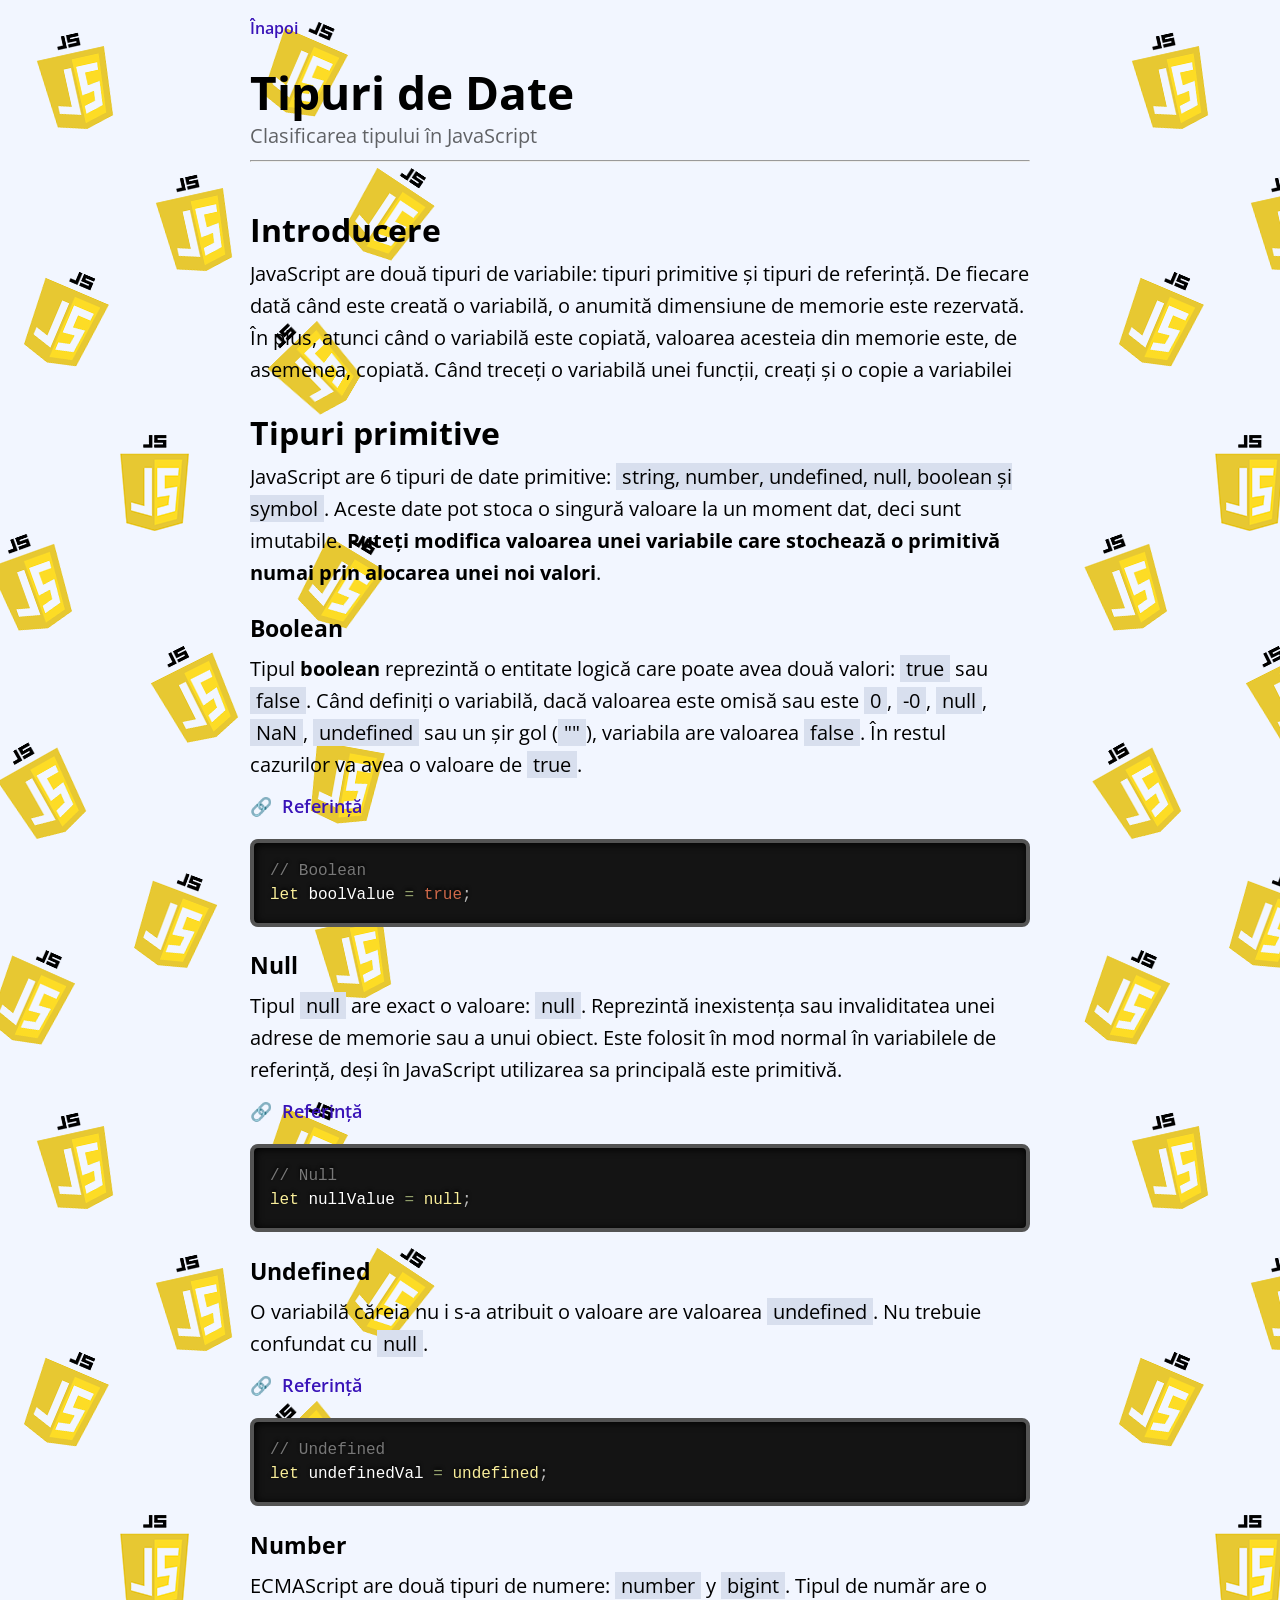
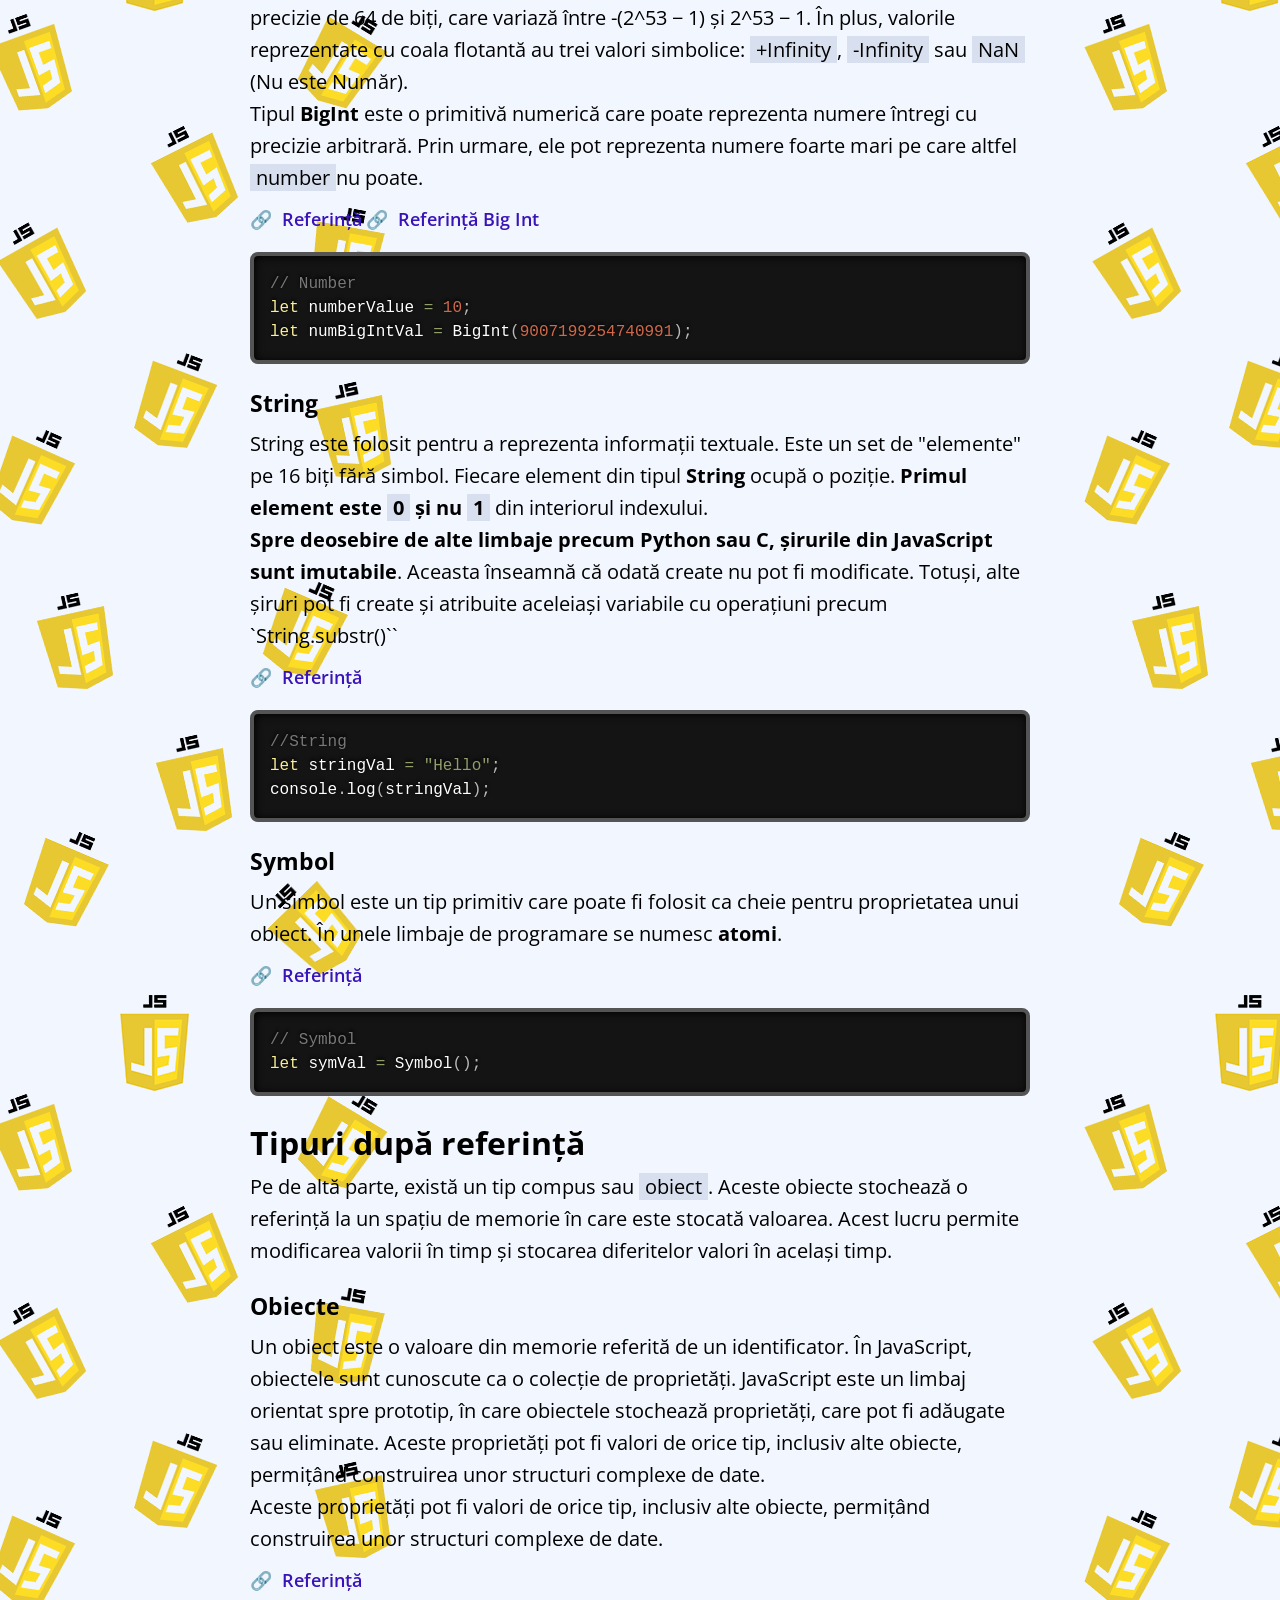
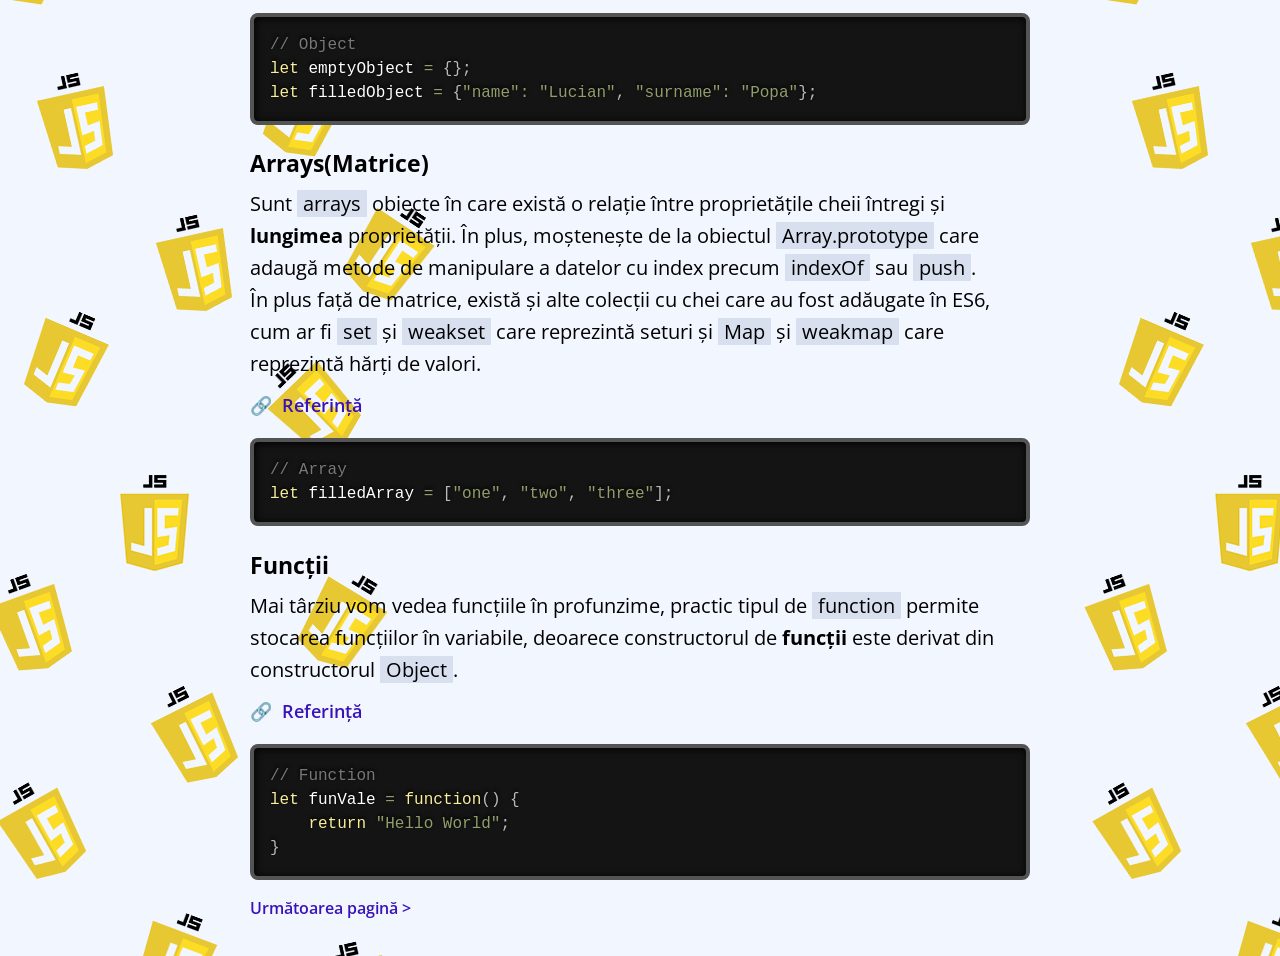
<file: beginner/4_tipuri_date/index.html>
<!DOCTYPE html>
<html lang="en">
  <head>
    <meta charset="UTF-8" />
    <meta http-equiv="X-UA-Compatible" content="IE=edge" />
    <meta name="viewport" content="width=device-width, initial-scale=1.0" />
    <meta
      name="theme-color"
      media="(prefers-color-scheme: light)"
      content="#f2f6ff"
    />
    <meta
      name="theme-color"
      media="(prefers-color-scheme: dark)"
      content="#2B2830"
    />
    <title>Tipuri de Date</title>
    <link rel="stylesheet" href="../../styles.css" />
    <link rel="stylesheet" href="../../prism.css" />
  </head>

  <body>
    <div class="container">
      <div class="section">
        <a class="back-button" href="/index.html"> Înapoi</a>
        <h1>Tipuri de Date</h1>
        <p class="caption">Clasificarea tipului în JavaScript</p>
        <hr class="separator" />

        <h2 id="introducci-n">Introducere</h2>
        <p>
          JavaScript are două tipuri de variabile: tipuri primitive și tipuri de
          referință. De fiecare dată când este creată o variabilă, o anumită
          dimensiune de memorie este rezervată. În plus, atunci când o variabilă
          este copiată, valoarea acesteia din memorie este, de asemenea,
          copiată. Când treceți o variabilă unei funcții, creați și o copie a
          variabilei
        </p>
        <h2 id="tipos-primitivos">Tipuri primitive</h2>
        <p>
          JavaScript are 6 tipuri de date primitive:
          <code>string, number, undefined, null, boolean și symbol</code>.
          Aceste date pot stoca o singură valoare la un moment dat, deci sunt
          imutabile.
          <strong
            >Puteți modifica valoarea unei variabile care stochează o primitivă
            numai prin alocarea unei noi valori</strong
          >.
        </p>
        <h3 id="boolean">Boolean</h3>
        <p>
          Tipul <b>boolean</b> reprezintă o entitate logică care poate avea două
          valori: <code>true</code> sau <code>false</code>. Când definiți o
          variabilă, dacă valoarea este omisă sau este <code>0</code>,
          <code>-0</code>, <code>null</code>, <code>NaN</code>,
          <code>undefined</code> sau un șir gol (<code>&quot;&quot;</code>),
          variabila are valoarea <code>false</code>. În restul cazurilor va avea
          o valoare de <code>true</code>.
        </p>
        <a
          class="reference"
          href="https://developer.mozilla.org/en-US/docs/Web/JavaScript/Reference/Global_Objects/Boolean"
          target="_blank"
          >Referință</a
        >
        <pre>
<code class="language-javascript">// Boolean
let boolValue = true;</code>
</pre>
        <h3 id="null">Null</h3>
        <p>
          Tipul <code>null</code> are exact o valoare: <code>null</code>.
          Reprezintă inexistența sau invaliditatea unei adrese de memorie sau a
          unui obiect. Este folosit în mod normal în variabilele de referință,
          deși în JavaScript utilizarea sa principală este primitivă.
        </p>
        <a
          class="reference"
          href="https://developer.mozilla.org/en-US/docs/Glossary/Null"
          target="_blank"
          >Referință</a
        >
        <pre>
<code class="language-javascript">// Null
let nullValue = null;</code>
</pre>
        <h3 id="undefined">Undefined</h3>
        <p>
          O variabilă căreia nu i s-a atribuit o valoare are valoarea
          <code>undefined</code>. Nu trebuie confundat cu <code>null</code>.
        </p>
        <a
          class="reference"
          href="https://developer.mozilla.org/en-US/docs/Glossary/undefined"
          target="_blank"
          >Referință</a
        >
        <pre>
<code class="language-javascript">// Undefined
let undefinedVal = undefined;</code>
</pre>
        <h3 id="number">Number</h3>
        <p>
          ECMAScript are două tipuri de numere: <code>number</code> y
          <code>bigint</code>. Tipul de număr are o precizie de 64 de biți, care
          variază între -(2^53 − 1) și 2^53 − 1. În plus, valorile reprezentate
          cu coala flotantă au trei valori simbolice: <code>+Infinity</code>,
          <code>-Infinity</code> sau <code>NaN</code> (Nu este Număr).
        </p>
        <p>
          Tipul <strong>BigInt</strong> este o primitivă numerică care poate
          reprezenta numere întregi cu precizie arbitrară. Prin urmare, ele pot
          reprezenta numere foarte mari pe care altfel <code>number</code>nu
          poate.
        </p>
        <a
          class="reference"
          href="https://developer.mozilla.org/en-US/docs/Web/JavaScript/Reference/Global_Objects/Number"
          target="_blank"
          >Referință</a
        >
        <a
          class="reference"
          href="https://developer.mozilla.org/en-US/docs/Web/JavaScript/Reference/Global_Objects/BigInt"
          target="_blank"
          >Referință Big Int</a
        >
        <pre>
<code class="language-javascript">// Number
let numberValue = 10;
let numBigIntVal = BigInt(9007199254740991);</code>
</pre>
        <h3 id="string">String</h3>
        <p>
          String este folosit pentru a reprezenta informații textuale. Este un
          set de &quot;elemente&quot; pe 16 biți fără simbol. Fiecare element
          din tipul <strong>String</strong> ocupă o poziție.
          <strong
            >Primul element este <code>0</code> și nu <code>1</code></strong
          >
          din interiorul indexului.
        </p>
        <p>
          <strong
            >Spre deosebire de alte limbaje precum Python sau C, șirurile din
            JavaScript sunt imutabile</strong
          >. Aceasta înseamnă că odată create nu pot fi modificate. Totuși, alte
          șiruri pot fi create și atribuite aceleiași variabile cu operațiuni
          precum `String.substr()``
        </p>
        <a
          class="reference"
          href="https://developer.mozilla.org/en-US/docs/Web/JavaScript/Reference/Global_Objects/String"
          target="_blank"
          >Referință</a
        >
        <pre>
<code class="language-javascript">//String
let stringVal = "Hello";
console.log(stringVal);</code>
</pre>
        <h3 id="symbol">Symbol</h3>
        <p>
          Un simbol este un tip primitiv care poate fi folosit ca cheie pentru
          proprietatea unui obiect. În unele limbaje de programare se numesc
          <strong>atomi</strong>.
        </p>
        <a
          class="reference"
          href="https://developer.mozilla.org/en-US/docs/Glossary/Symbol"
          target="_blank"
          >Referință</a
        >
        <pre>
<code class="language-javascript">// Symbol
let symVal = Symbol();</code>
</pre>
        <h2 id="tipos-por-referencia">Tipuri după referință</h2>
        <p>
          Pe de altă parte, există un tip compus sau <code>obiect</code>. Aceste
          obiecte stochează o referință la un spațiu de memorie în care este
          stocată valoarea. Acest lucru permite modificarea valorii în timp și
          stocarea diferitelor valori în același timp.
        </p>

        <h3 id="objetos">Obiecte</h3>
        <p>
          Un obiect este o valoare din memorie referită de un identificator. În
          JavaScript, obiectele sunt cunoscute ca o colecție de proprietăți.
          JavaScript este un limbaj orientat spre prototip, în care obiectele
          stochează proprietăți, care pot fi adăugate sau eliminate. Aceste
          proprietăți pot fi valori de orice tip, inclusiv alte obiecte,
          permițând construirea unor structuri complexe de date.
        </p>
        <p>
          Aceste proprietăți pot fi valori de orice tip, inclusiv alte obiecte,
          permițând construirea unor structuri complexe de date.
        </p>
        <a
          class="reference"
          href="https://developer.mozilla.org/en-US/docs/Web/JavaScript/Reference/Global_Objects/Object"
          target="_blank"
          >Referință</a
        >
        <pre>
<code class="language-javascript">// Object
let emptyObject = {};
let filledObject = {"name": "Lucian", "surname": "Popa"};</code>
</pre>

        <h3 id="arrays">Arrays(Matrice)</h3>
        <p>
          Sunt <code>arrays</code> obiecte în care există o relație între
          proprietățile cheii întregi și <strong>lungimea</strong> proprietății.
          În plus, moștenește de la obiectul <code>Array.prototype</code> care
          adaugă metode de manipulare a datelor cu index precum
          <code>indexOf</code> sau <code>push</code>.
        </p>
        <p>
          În plus față de matrice, există și alte colecții cu chei care au fost
          adăugate în ES6, cum ar fi <code>set</code> și
          <code>weakset</code> care reprezintă seturi și <code>Map</code> și
          <code>weakmap</code> care reprezintă hărți de valori.
        </p>
        <a
          class="reference"
          href="https://developer.mozilla.org/en-US/docs/Web/JavaScript/Reference/Global_Objects/Array"
          target="_blank"
          >Referință</a
        >
        <pre>
<code class="language-javascript">// Array
let filledArray = ["one", "two", "three"];</code>
</pre>

        <h3 id="funciones">Funcții</h3>
        <p>
          Mai târziu vom vedea funcțiile în profunzime, practic tipul de
          <code>function</code> permite stocarea funcțiilor în variabile,
          deoarece constructorul de <strong>funcții</strong> este derivat din
          constructorul <code>Object</code>.
        </p>
        <a
          class="reference"
          href="https://developer.mozilla.org/en-US/docs/Web/JavaScript/Reference/Global_Objects/Function"
          target="_blank"
          >Referință</a
        >
        <pre>
<code class="language-javascript">// Function
let funVale = function() {
    return "Hello World";
}</code>
</pre>
        <a class="back-button" href="/beginner/5_operatori/index.html"
          >Următoarea pagină &gt;</a
        >
      </div>
    </div>
    <script src="../../prism.js"></script>
    <script type="module" src="index.js"></script>
  </body>
</html>
</file>
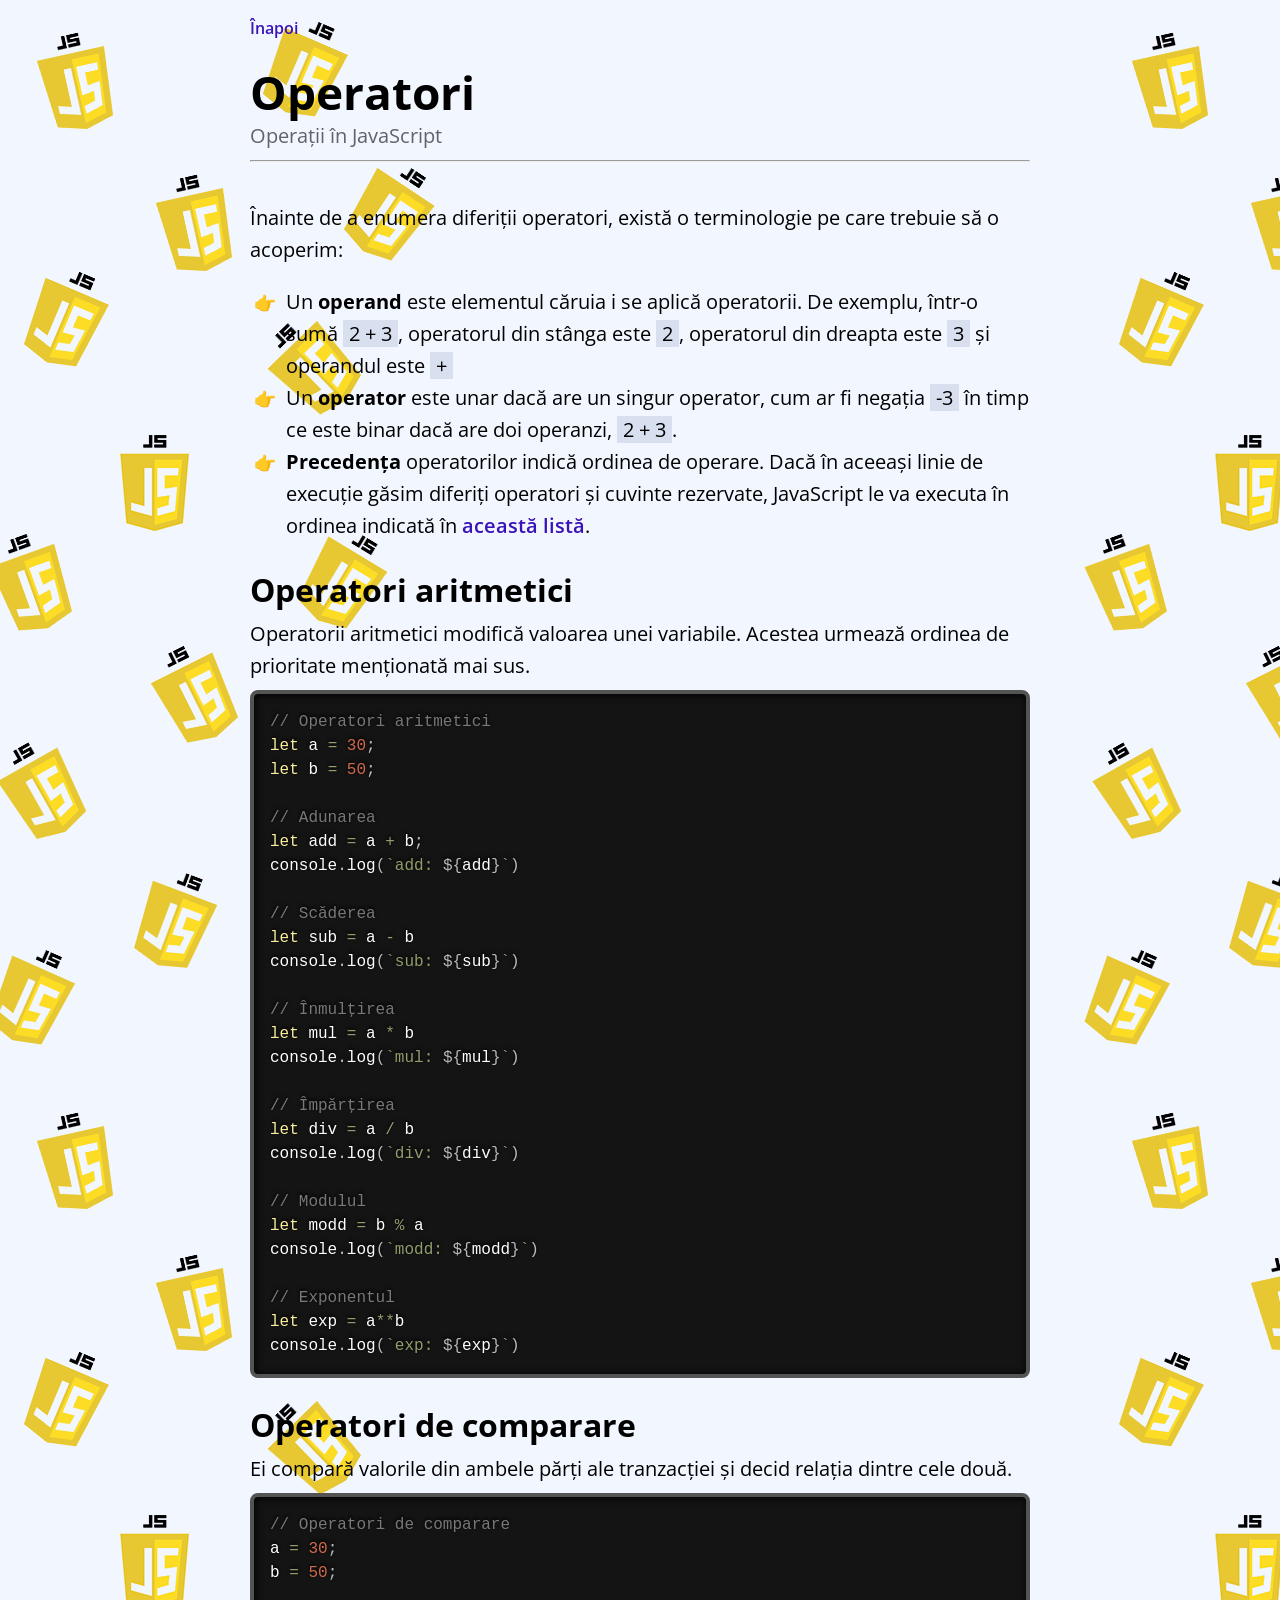
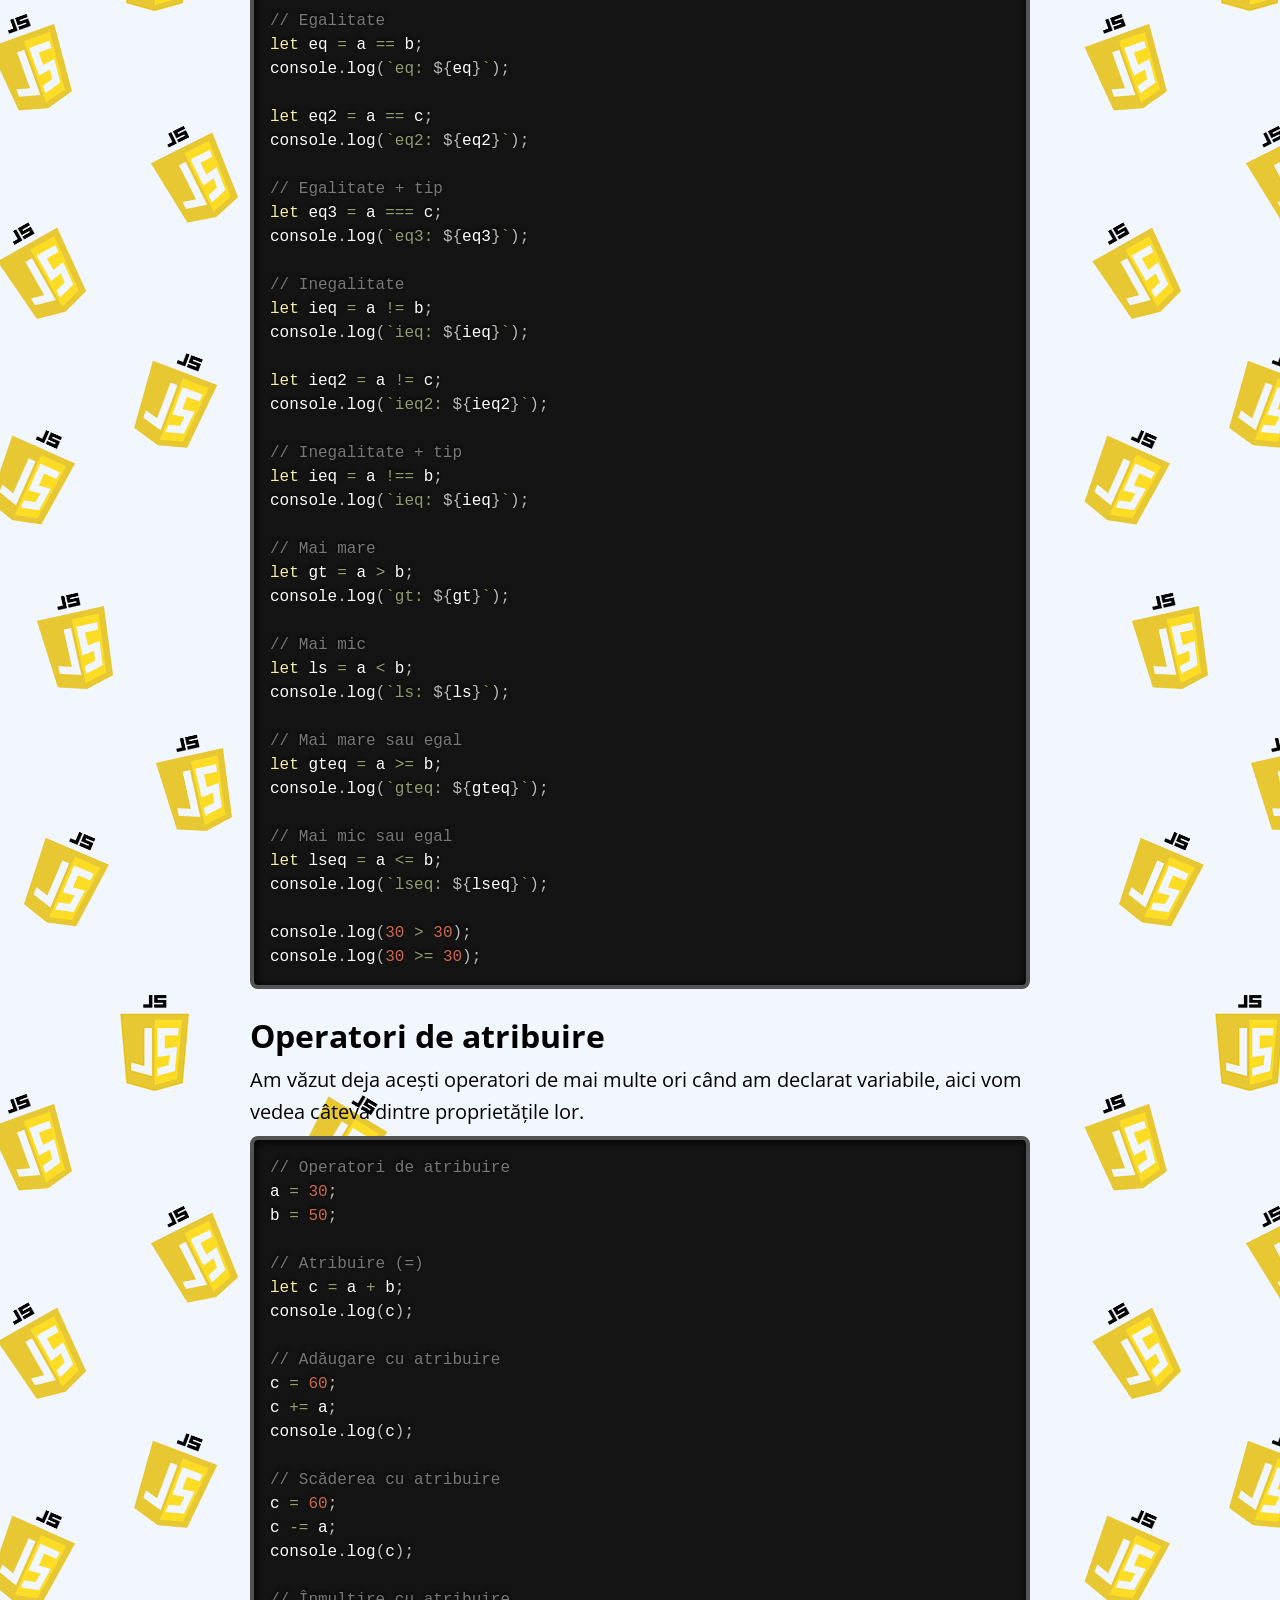
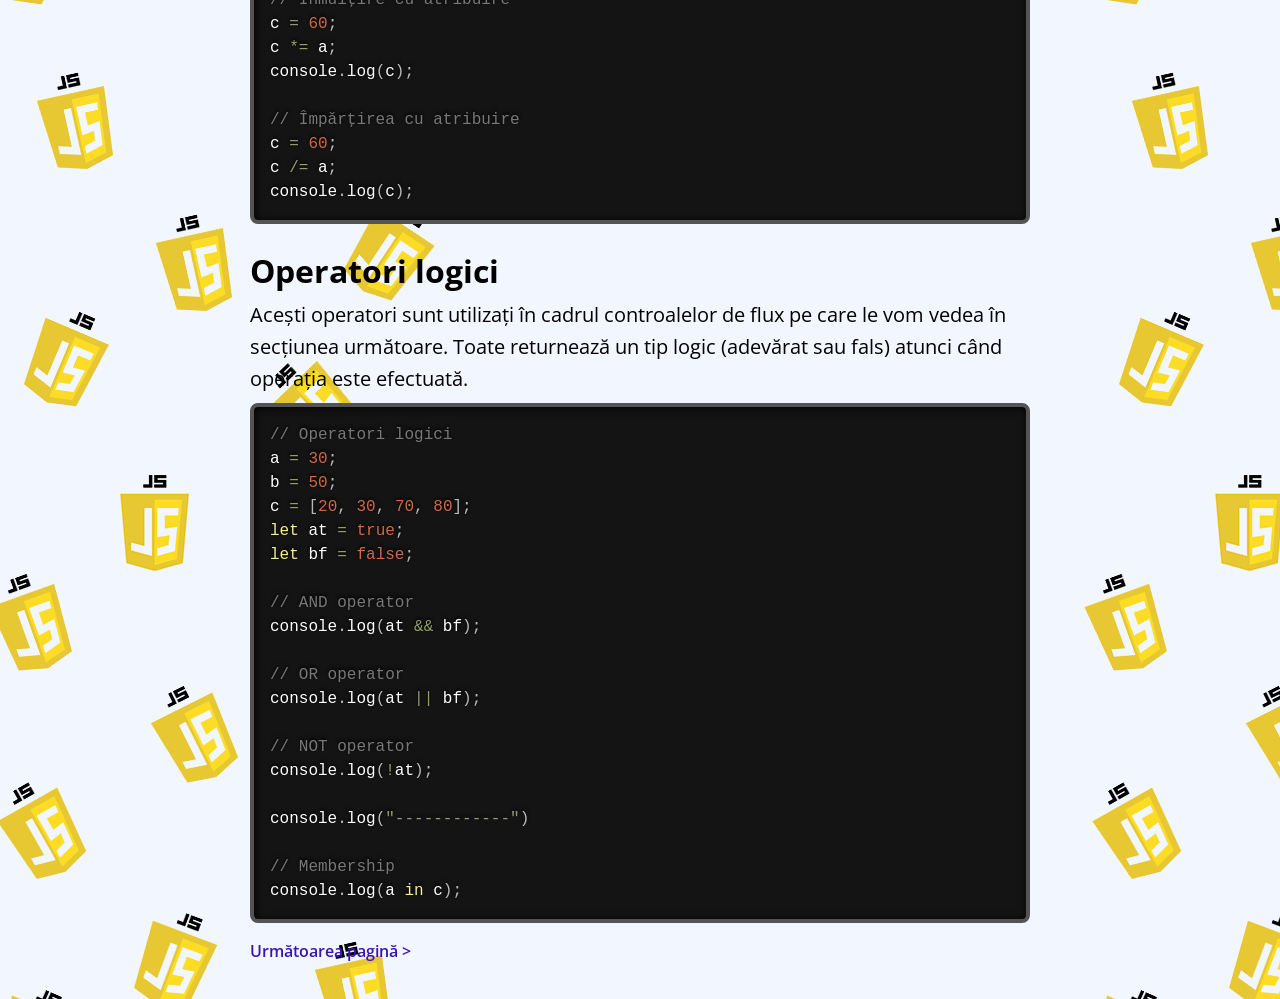
<file: beginner/5_operatori/index.html>
<!DOCTYPE html>
<html lang="en">
  <head>
    <meta charset="UTF-8" />
    <meta http-equiv="X-UA-Compatible" content="IE=edge" />
    <meta name="viewport" content="width=device-width, initial-scale=1.0" />
    <meta
      name="theme-color"
      media="(prefers-color-scheme: light)"
      content="#f2f6ff"
    />
    <meta
      name="theme-color"
      media="(prefers-color-scheme: dark)"
      content="#2B2830"
    />
    <title>Operadores</title>
    <link rel="stylesheet" href="../../styles.css" />
    <link rel="stylesheet" href="../../prism.css" />
  </head>

  <body>
    <div class="container">
      <div class="section">
        <a class="back-button" href="/index.html"> Înapoi</a>
        <h1>Operatori</h1>
        <p class="caption">Operații în JavaScript</p>
        <hr class="separator" />

        <p>
          Înainte de a enumera diferiții operatori, există o terminologie pe
          care trebuie să o acoperim:
        </p>
        <ul>
          <li>
            <p>
              Un <strong>operand</strong> este elementul căruia i se aplică
              operatorii. De exemplu, într-o sumă <code>2 + 3</code>, operatorul
              din stânga este <code>2</code>, operatorul din dreapta este
              <code>3</code> și operandul este <code>+</code>
            </p>
          </li>
          <li>
            <p>
              Un <strong>operator</strong> este unar dacă are un singur
              operator, cum ar fi negația <code>-3</code> în timp ce este binar
              dacă are doi operanzi, <code>2 + 3</code>.
            </p>
          </li>
          <li>
            <p>
              <strong>Precedența</strong> operatorilor indică ordinea de
              operare. Dacă în aceeași linie de execuție găsim diferiți
              operatori și cuvinte rezervate, JavaScript le va executa în
              ordinea indicată în
              <a
                href="https://developer.mozilla.org/en-US/docs/Web/JavaScript/Reference/Operators/Operator_Precedence#table"
                target="_blank"
                >această listă</a
              >.
            </p>
          </li>
        </ul>
        <h2 id="operadores-aritm-ticos">Operatori aritmetici</h2>
        <p>
          Operatorii aritmetici modifică valoarea unei variabile. Acestea
          urmează ordinea de prioritate menționată mai sus.
        </p>
        <pre><code class="lang-javascript">// Operatori aritmetici
let a = 30;
let b = 50;

// Adunarea
let add = a + b;
console.log(`add: ${add}`)

// Scăderea
let sub = a - b
console.log(`sub: ${sub}`)

// Înmulțirea
let mul = a * b
console.log(`mul: ${mul}`)

// Împărțirea
let div = a / b
console.log(`div: ${div}`)

// Modulul
let modd = b % a
console.log(`modd: ${modd}`)

// Exponentul
let exp = a**b
console.log(`exp: ${exp}`)</code></pre>
        <h2 id="operadores-de-comparaci-n">Operatori de comparare</h2>
        <p>
          Ei compară valorile din ambele părți ale tranzacției și decid relația
          dintre cele două.
        </p>
        <pre><code class="lang-javascript">// Operatori de comparare
a = 30;
b = 50;

// Egalitate
let eq = a == b;
console.log(`eq: ${eq}`);

let eq2 = a == c;
console.log(`eq2: ${eq2}`);

// Egalitate + tip
let eq3 = a === c;
console.log(`eq3: ${eq3}`);

// Inegalitate
let ieq = a != b;
console.log(`ieq: ${ieq}`);

let ieq2 = a != c;
console.log(`ieq2: ${ieq2}`);

// Inegalitate + tip
let ieq = a !== b;
console.log(`ieq: ${ieq}`);

// Mai mare
let gt = a &gt b;
console.log(`gt: ${gt}`);

// Mai mic
let ls = a &lt b;
console.log(`ls: ${ls}`);

// Mai mare sau egal
let gteq = a &gt= b;
console.log(`gteq: ${gteq}`);

// Mai mic sau egal
let lseq = a &lt= b;
console.log(`lseq: ${lseq}`);

console.log(30 &gt 30);
console.log(30 &gt= 30);</code></pre>

        <h2 id="operadores-de-asignaci-n">Operatori de atribuire</h2>
        <p>
          Am văzut deja acești operatori de mai multe ori când am declarat
          variabile, aici vom vedea câteva dintre proprietățile lor.
        </p>
        <pre><code class="lang-javascript">// Operatori de atribuire
a = 30;
b = 50;

// Atribuire (=)
let c = a + b;
console.log(c);

// Adăugare cu atribuire
c = 60;
c += a;
console.log(c);

// Scăderea cu atribuire
c = 60;
c -= a;
console.log(c);

// Înmulțire cu atribuire
c = 60;
c *= a;
console.log(c);

// Împărțirea cu atribuire
c = 60;
c /= a;
console.log(c);</code></pre>
        <h2 id="operadores-l-gicos">Operatori logici</h2>
        <p>
          Acești operatori sunt utilizați în cadrul controalelor de flux pe care
          le vom vedea în secțiunea următoare. Toate returnează un tip logic
          (adevărat sau fals) atunci când operația este efectuată.
        </p>
        <pre><code class="lang-javascript">// Operatori logici
a = 30;
b = 50;
c = [20, 30, 70, 80];
let at = true;
let bf = false;

// AND operator
console.log(at && bf);

// OR operator
console.log(at || bf);

// NOT operator
console.log(!at);

console.log("------------")

// Membership
console.log(a in c);</code></pre>
        <a class="back-button" href="/beginner/6_condiții/index.html"
          >Următoarea pagină &gt;</a
        >
      </div>
    </div>
    <script src="../../prism.js"></script>
    <script type="module" src="index.js"></script>
  </body>
</html>
</file>
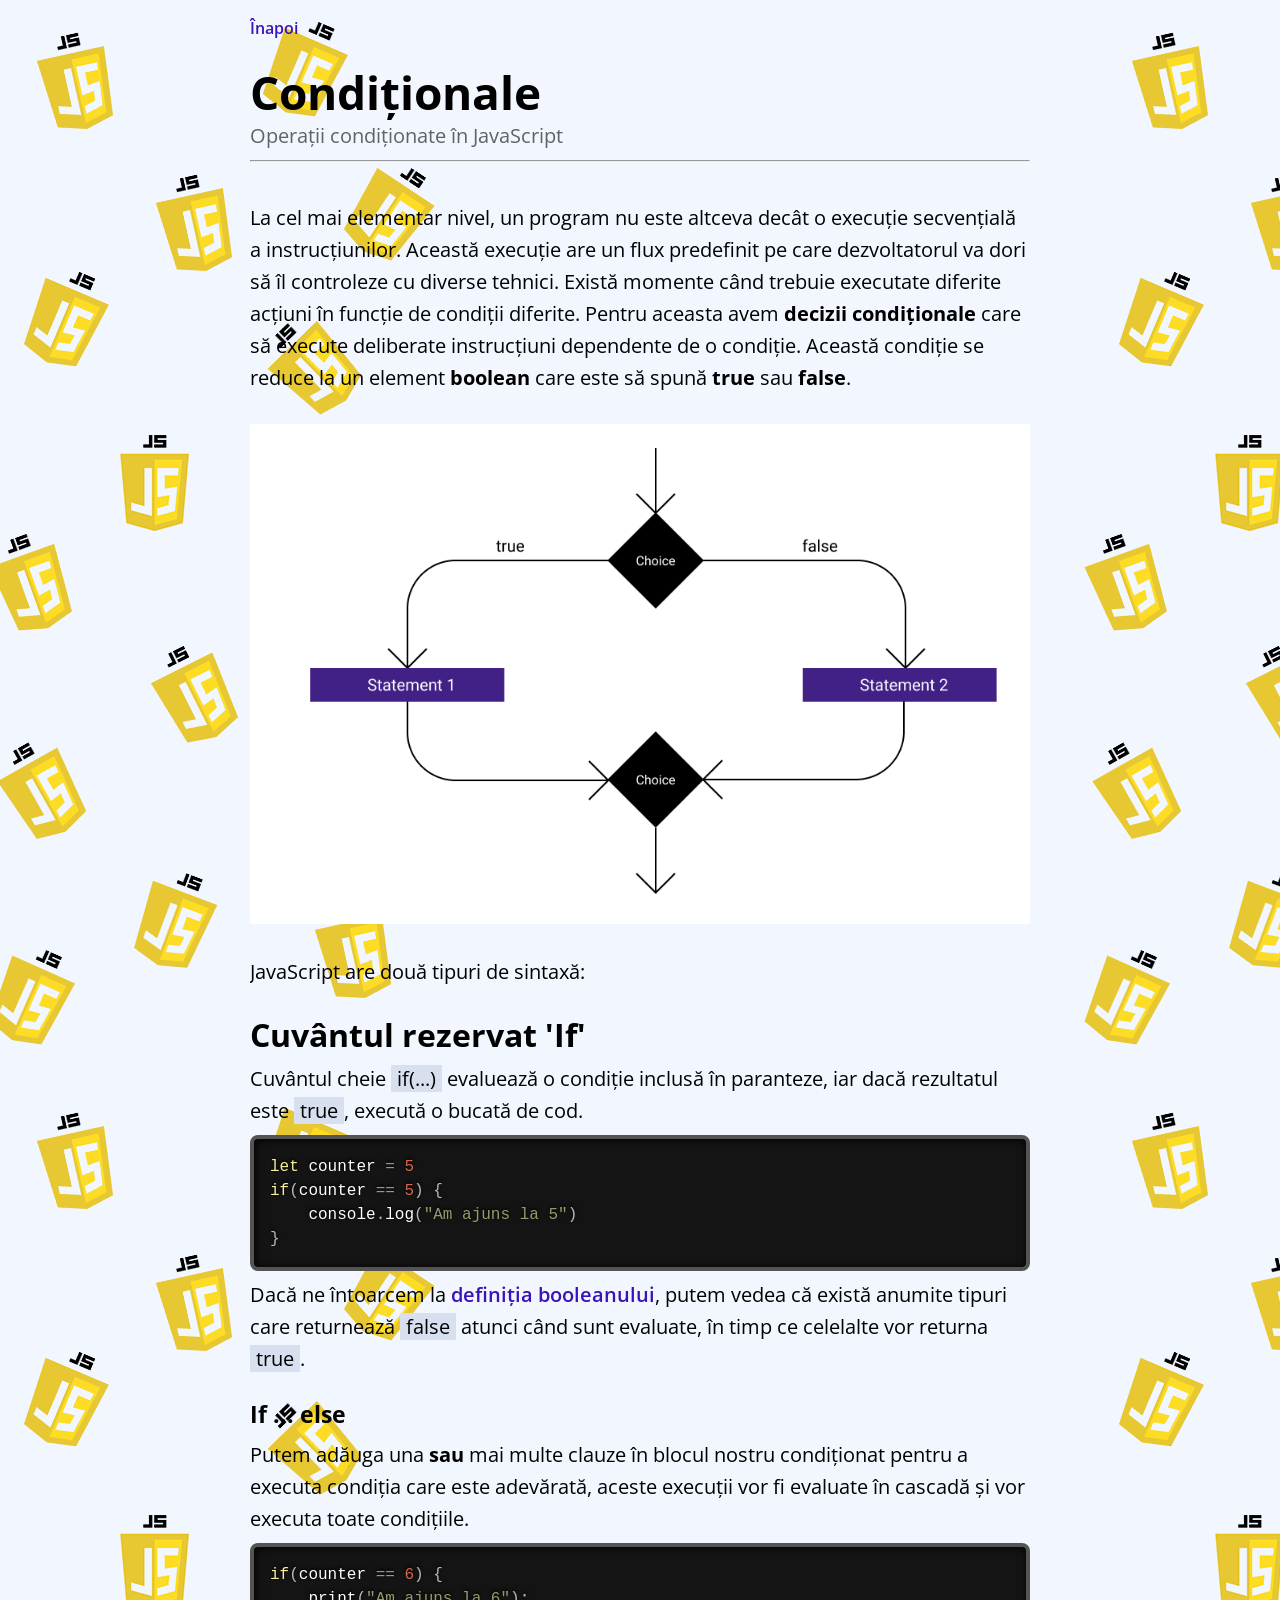
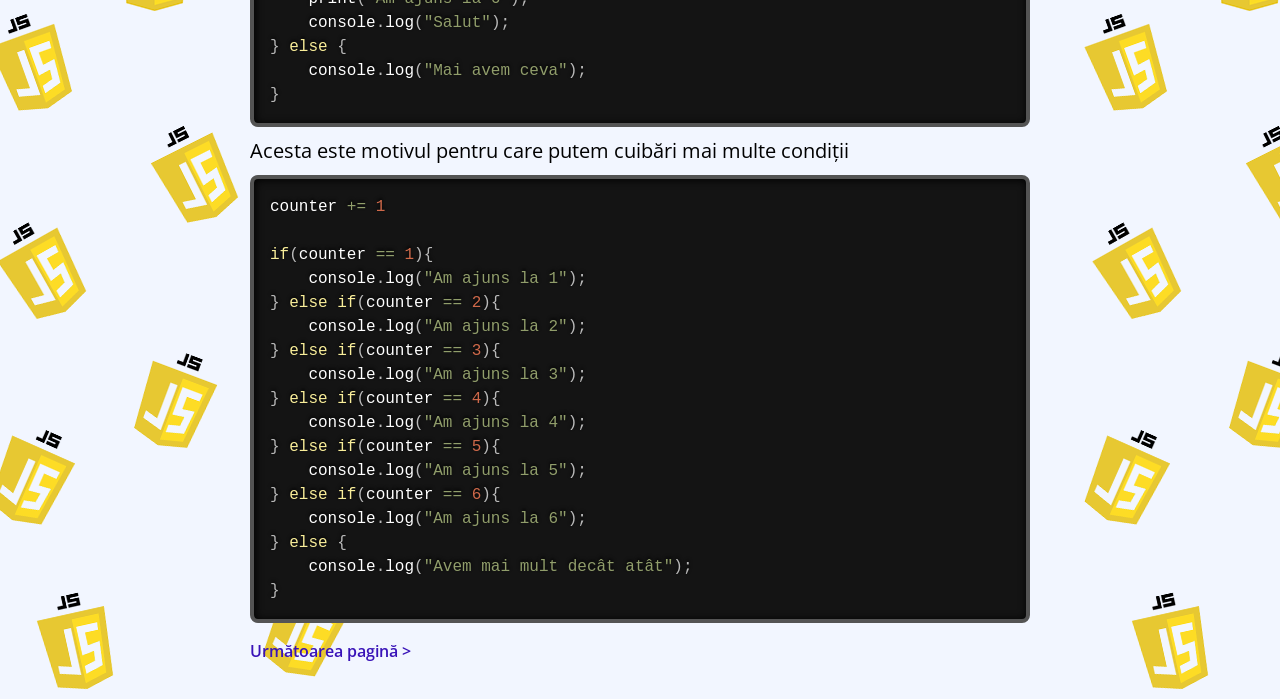
<file: beginner/6_condiții/index.html>
<!DOCTYPE html>
<html lang="en">
  <head>
    <meta charset="UTF-8" />
    <meta http-equiv="X-UA-Compatible" content="IE=edge" />
    <meta name="viewport" content="width=device-width, initial-scale=1.0" />
    <meta
      name="theme-color"
      media="(prefers-color-scheme: light)"
      content="#f2f6ff"
    />
    <meta
      name="theme-color"
      media="(prefers-color-scheme: dark)"
      content="#2B2830"
    />
    <title>Condiționale</title>
    <link rel="stylesheet" href="../../styles.css" />
    <link rel="stylesheet" href="../../prism.css" />
  </head>

  <body>
    <div class="container">
      <div class="section">
        <a class="back-button" href="/index.html"> Înapoi</a>
        <h1>Condiționale</h1>
        <p class="caption">Operații condiționate în JavaScript</p>
        <hr class="separator" />

        <p>
          La cel mai elementar nivel, un program nu este altceva decât o
          execuție secvențială a instrucțiunilor. Această execuție are un flux
          predefinit pe care dezvoltatorul va dori să îl controleze cu diverse
          tehnici. Există momente când trebuie executate diferite acțiuni în
          funcție de condiții diferite. Pentru aceasta avem
          <strong>decizii condiționale</strong> care să execute deliberate
          instrucțiuni dependente de o condiție. Această condiție se reduce la
          un element <strong>boolean</strong> care este să spună
          <strong>true</strong> sau <strong>false</strong>.
        </p>
        <img
          class="container-image"
          src="/meta/0_11_conditional.png"
          alt="Conditional Flow"
        />
        <p>JavaScript are două tipuri de sintaxă:</p>
        <h2 id="palabra-reservada-if-">Cuvântul rezervat &#39;If&#39;</h2>
        <p>
          Cuvântul cheie <code>if(...)</code> evaluează o condiție inclusă în
          paranteze, iar dacă rezultatul este <code>true</code>, execută o
          bucată de cod.
        </p>
        <pre><code class="lang-javascript">let counter = 5
if(counter == 5) {
    console.log("Am ajuns la 5")
}
</code></pre>

        <p>
          Dacă ne întoarcem la
          <a href="/beginner/4_tipuri_date/index.html" target="_blank"
            >definiția booleanului</a
          >, putem vedea că există anumite tipuri care returnează
          <code>false</code> atunci când sunt evaluate, în timp ce celelalte vor
          returna <code>true</code>.
        </p>
        <h3 id="if-else">If ... else</h3>
        <p>
          Putem adăuga una <strong>sau</strong> mai multe clauze în blocul
          nostru condiționat pentru a executa condiția care este adevărată,
          aceste execuții vor fi evaluate în cascadă și vor executa toate
          condițiile.
        </p>

        <pre><code class="lang-javascript">if(counter == 6) {
    print("Am ajuns la 6");
    console.log("Salut");
} else {
    console.log("Mai avem ceva");
}
</code></pre>

        <p>Acesta este motivul pentru care putem cuibări mai multe condiții</p>

        <pre><code class="lang-javascript">counter += 1

if(counter == 1){
    console.log("Am ajuns la 1");
} else if(counter == 2){
    console.log("Am ajuns la 2");
} else if(counter == 3){
    console.log("Am ajuns la 3");
} else if(counter == 4){
    console.log("Am ajuns la 4");
} else if(counter == 5){
    console.log("Am ajuns la 5");
} else if(counter == 6){
    console.log("Am ajuns la 6");
} else {
    console.log("Avem mai mult decât atât");
}
</code></pre>
        <a class="back-button" href="/beginner/7_bucle_iteratii/index.html"
          >Următoarea pagină &gt;</a
        >
      </div>
    </div>
    <script src="../../prism.js"></script>
    <script type="module" src="index.js"></script>
  </body>
</html>
</file>
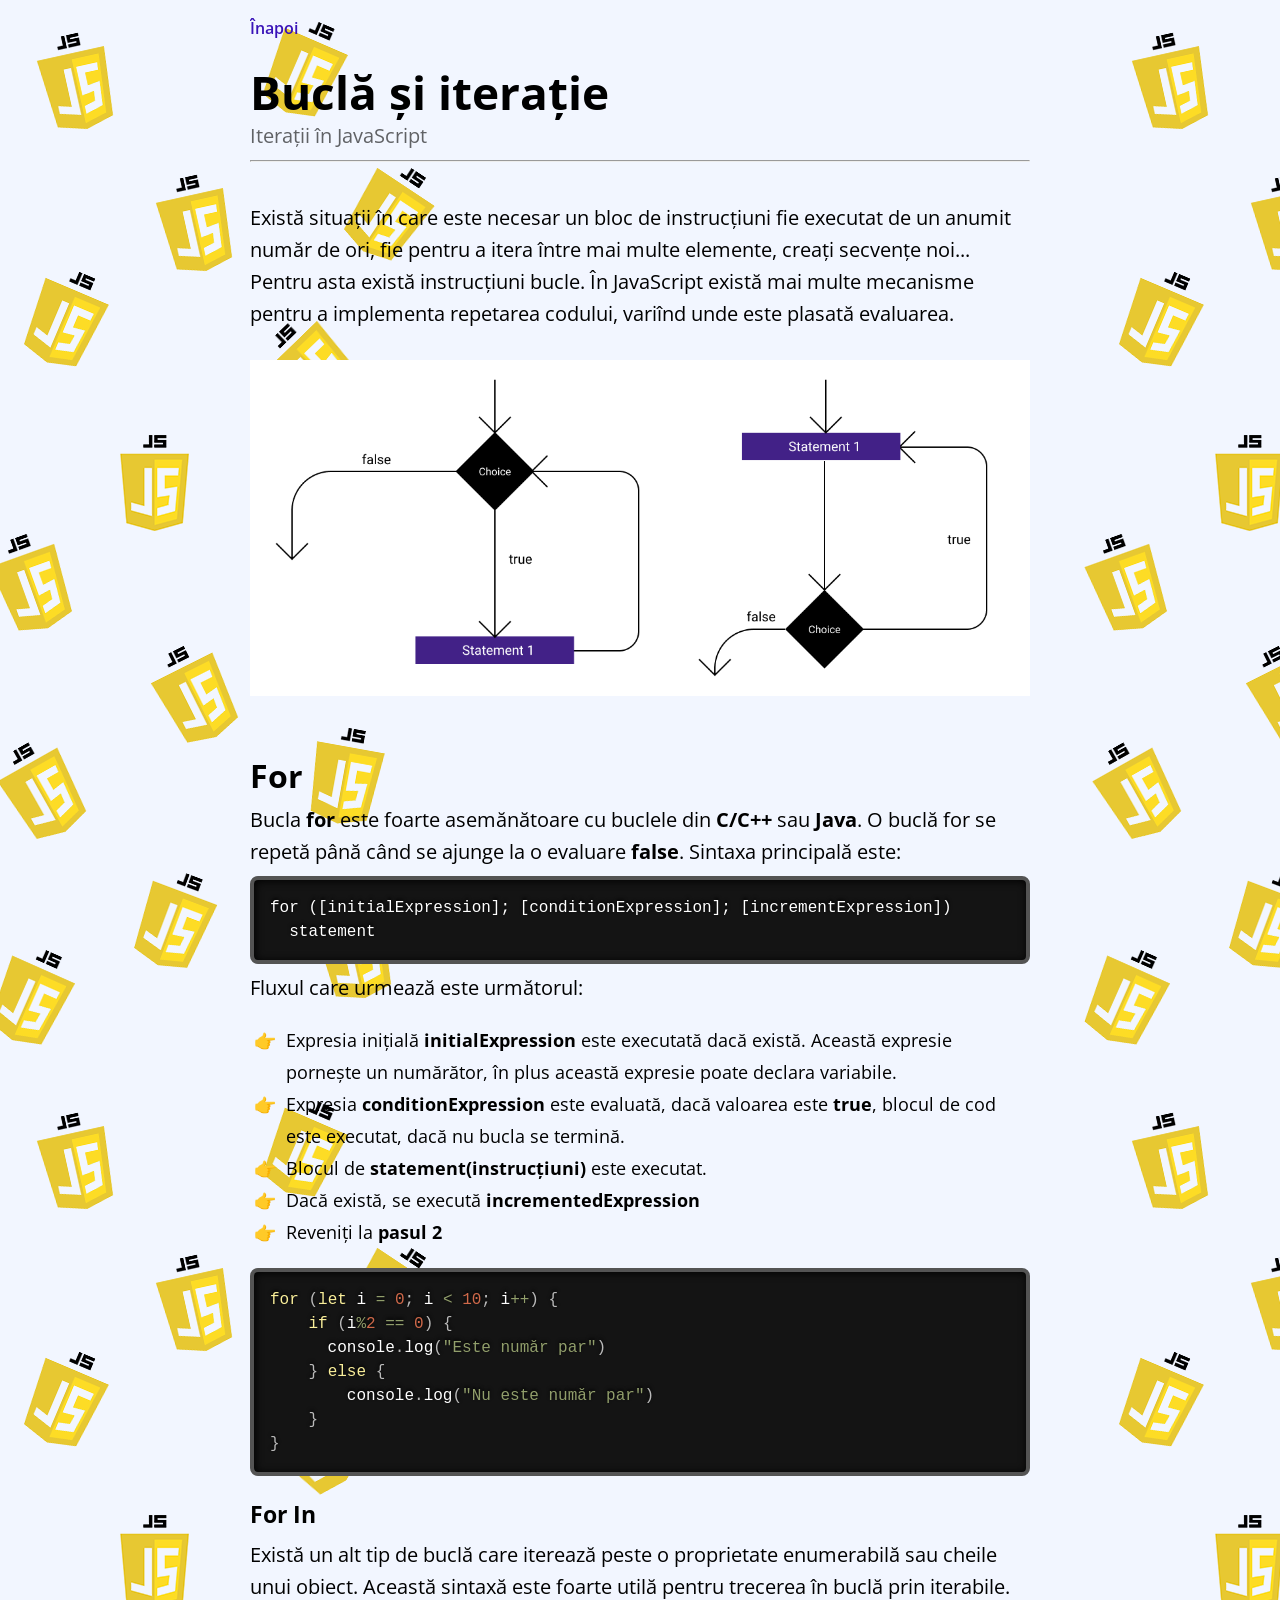
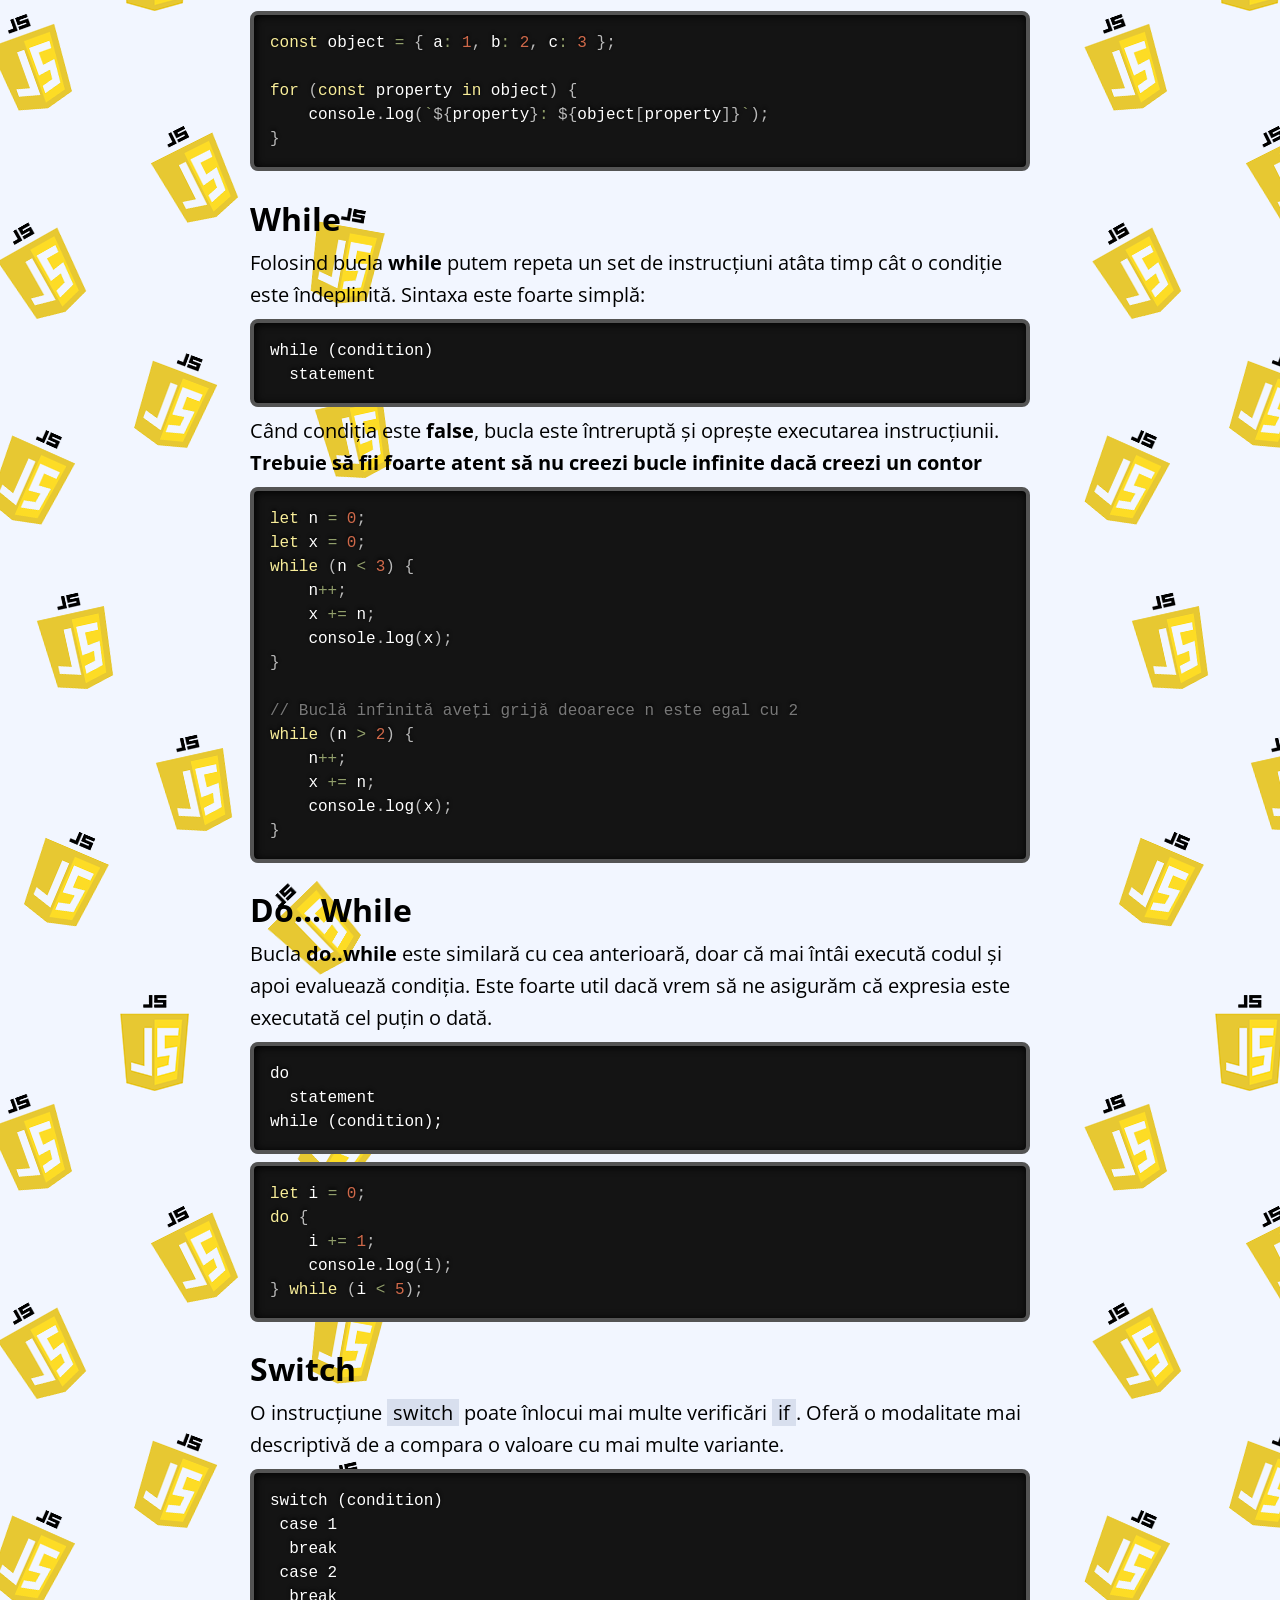
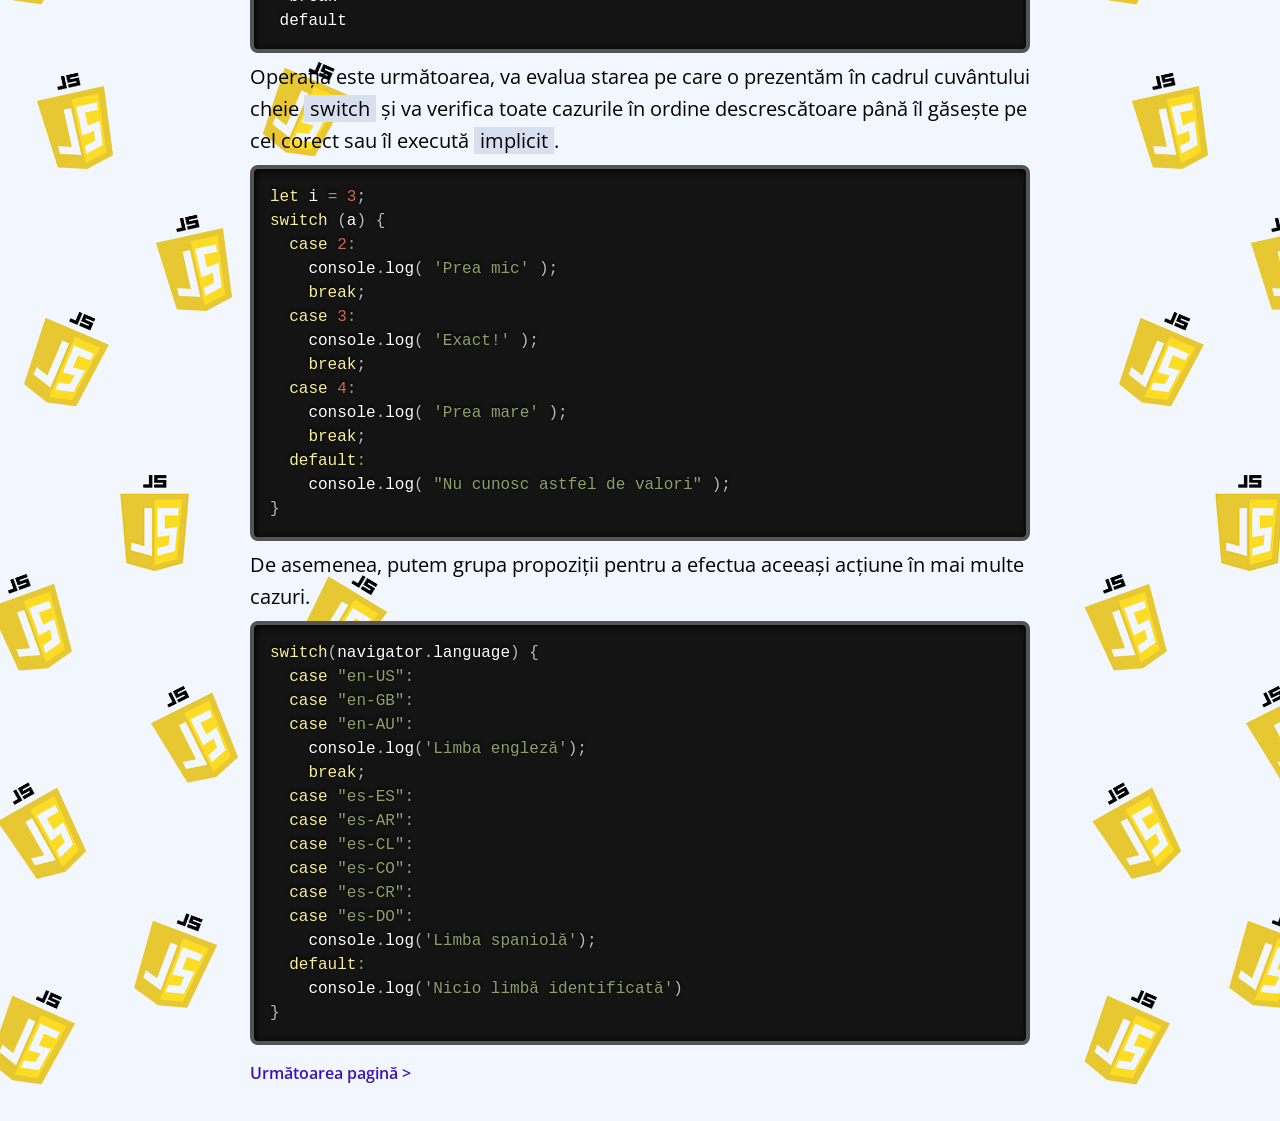
<file: beginner/7_bucle_iteratii/index.html>
<!DOCTYPE html>
<html lang="en">
  <head>
    <meta charset="UTF-8" />
    <meta http-equiv="X-UA-Compatible" content="IE=edge" />
    <meta name="viewport" content="width=device-width, initial-scale=1.0" />
    <meta
      name="theme-color"
      media="(prefers-color-scheme: light)"
      content="#f2f6ff"
    />
    <meta
      name="theme-color"
      media="(prefers-color-scheme: dark)"
      content="#2B2830"
    />
    <title>Buclă și iterație</title>
    <link rel="stylesheet" href="../../styles.css" />
    <link rel="stylesheet" href="../../prism.css" />
  </head>

  <body>
    <div class="container">
      <div class="section">
        <a class="back-button" href="/index.html"> Înapoi</a>
        <h1>Buclă și iterație</h1>
        <p class="caption">Iterații în JavaScript</p>
        <hr class="separator" />

        <p>
          Există situații în care este necesar un bloc de instrucțiuni fie
          executat de un anumit număr de ori, fie pentru a itera între mai multe
          elemente, creați secvențe noi...
        </p>
        <p>
          Pentru asta există instrucțiuni bucle. În JavaScript există mai multe
          mecanisme pentru a implementa repetarea codului, variînd unde este
          plasată evaluarea.
        </p>
        <img
          class="container-image"
          src="/meta/0_13_loops.png"
          alt="Example of Loops"
        />
        <h2 id="for">For</h2>
        <p>
          Bucla <strong>for</strong> este foarte asemănătoare cu buclele din
          <strong>C/C++</strong> sau <strong>Java</strong>. O buclă for se
          repetă până când se ajunge la o evaluare <strong>false</strong>.
          Sintaxa principală este:
        </p>
        <pre><code class="lang-pseudocode">for (<span class="hljs-string">[initialExpression]</span>; <span class="hljs-string">[conditionExpression]</span>; <span class="hljs-string">[incrementExpression]</span>)
  statement
</code></pre>
        <p>Fluxul care urmează este următorul:</p>
        <ol>
          <li>
            Expresia inițială
            <strong>initialExpression</strong> este executată dacă există.
            Această expresie pornește un numărător, în plus această expresie
            poate declara variabile.
          </li>
          <li>
            Expresia
            <strong>conditionExpression</strong> este evaluată, dacă valoarea
            este <strong>true</strong>, blocul de cod este executat, dacă nu
            bucla se termină.
          </li>
          <li>
            Blocul de <strong>statement(instrucțiuni)</strong> este executat.
          </li>
          <li>
            Dacă există, se execută <strong>incrementedExpression</strong>
          </li>
          <li>Reveniți la <strong>pasul 2</strong></li>
        </ol>
        <pre><code class="lang-javascript">for (let i = 0; i &lt; 10; i++) {
    if (i%2 == 0) {
      console.log("Este număr par")
    } else {
        console.log("Nu este număr par")
    }
}</code></pre>
        <h3 id="for-in">For In</h3>
        <p>
          Există un alt tip de buclă care iterează peste o proprietate
          enumerabilă sau cheile unui obiect. Această sintaxă este foarte utilă
          pentru trecerea în buclă prin iterabile.
        </p>

        <pre><code class="lang-javascript">const object = { a: 1, b: 2, c: 3 };

for (const property in object) {
    console.log(`${property}: ${object[property]}`);
}</code></pre>
        <h2 id="while">While</h2>
        <p>
          Folosind bucla <strong>while</strong> putem repeta un set de
          instrucțiuni atâta timp cât o condiție este îndeplinită. Sintaxa este
          foarte simplă:
        </p>
        <pre><code class="lang-pseudocode"><span class="hljs-keyword">while</span> <span class="hljs-comment">(condition)</span>
  stateme<span class="hljs-symbol">nt</span>
</code></pre>
        <p>
          Când condiția este
          <strong>false</strong>, bucla este întreruptă și oprește executarea
          instrucțiunii.
        </p>
        <p>
          <strong
            >Trebuie să fii foarte atent să nu creezi bucle infinite dacă creezi
            un contor</strong
          >
        </p>

        <pre><code class="lang-javascript">let n = 0;
let x = 0;
while (n &lt; 3) {
    n++;
    x += n;
    console.log(x);
}

// Buclă infinită aveți grijă deoarece n este egal cu 2
while (n &gt; 2) {
    n++;
    x += n;
    console.log(x);
}
</code></pre>
        <h2 id="do-while">Do...While</h2>
        <p>
          Bucla <strong>do..while</strong> este similară cu cea anterioară, doar
          că mai întâi execută codul și apoi evaluează condiția. Este foarte
          util dacă vrem să ne asigurăm că expresia este executată cel puțin o
          dată.
        </p>
        <pre><code class="lang-pseudocode"><span class="hljs-keyword">do</span>
  <span class="hljs-keyword">statement</span>
<span class="hljs-keyword">while</span> (condition);
</code></pre>

        <pre><code class="lang-javascript">let i = 0;
do {
    i += 1;
    console.log(i);
} while (i &lt; 5);
</code></pre>

        <h2 id="switch">Switch</h2>
        <p>
          O instrucțiune
          <code>switch</code> poate înlocui mai multe verificări
          <code>if</code>. Oferă o modalitate mai descriptivă de a compara o
          valoare cu mai multe variante.
        </p>
        <pre><code class="lang-pseudocode"><span class="hljs-keyword">switch</span> (<span class="hljs-keyword">condition</span>)
 <span class="hljs-keyword">case</span> <span class="hljs-number">1</span>
  <span class="hljs-keyword">break</span>
 <span class="hljs-keyword">case</span> <span class="hljs-number">2</span>
  <span class="hljs-keyword">break</span>
 <span class="hljs-keyword">default</span>
</code></pre>
        <p>
          Operația este următoarea, va evalua starea pe care o prezentăm în
          cadrul cuvântului
          <em>cheie</em> <code>switch</code> și va verifica toate cazurile în
          ordine descrescătoare până îl găsește pe cel corect sau îl execută
          <code>implicit</code>.
        </p>
        <pre><code class="lang-javascript"><span class="hljs-keyword">let</span> i = <span class="hljs-number">3</span>;
<span class="hljs-keyword">switch</span> (a) {
  <span class="hljs-keyword">case</span> <span class="hljs-number">2</span>:
    <span class="hljs-built_in">console</span>.log( <span class="hljs-string">'Prea mic'</span> );
    <span class="hljs-keyword">break</span>;
  <span class="hljs-keyword">case</span> <span class="hljs-number">3</span>:
    <span class="hljs-built_in">console</span>.log( <span class="hljs-string">'Exact!'</span> );
    <span class="hljs-keyword">break</span>;
  <span class="hljs-keyword">case</span> <span class="hljs-number">4</span>:
    <span class="hljs-built_in">console</span>.log( <span class="hljs-string">'Prea mare'</span> );
    <span class="hljs-keyword">break</span>;
  <span class="hljs-keyword">default</span>:
    <span class="hljs-built_in">console</span>.log( <span class="hljs-string">"Nu cunosc astfel de valori"</span> );
}
</code></pre>
        <p>
          De asemenea, putem grupa propoziții pentru a efectua aceeași acțiune
          în mai multe cazuri.
        </p>
        <pre><code class="lang-javascript"><span class="hljs-keyword">switch</span>(navigator.language) {
  <span class="hljs-keyword">case</span> <span class="hljs-string">"en-US"</span>:
  <span class="hljs-keyword">case</span> <span class="hljs-string">"en-GB"</span>:
  <span class="hljs-keyword">case</span> <span class="hljs-string">"en-AU"</span>:
    console.<span class="hljs-built_in">log</span>(<span class="hljs-string">'Limba engleză'</span>)<span class="hljs-comment">;</span>
    <span class="hljs-built_in">break</span><span class="hljs-comment">;</span>
  <span class="hljs-keyword">case</span> <span class="hljs-string">"es-ES"</span>:
  <span class="hljs-keyword">case</span> <span class="hljs-string">"es-AR"</span>:
  <span class="hljs-keyword">case</span> <span class="hljs-string">"es-CL"</span>:
  <span class="hljs-keyword">case</span> <span class="hljs-string">"es-CO"</span>:
  <span class="hljs-keyword">case</span> <span class="hljs-string">"es-CR"</span>:
  <span class="hljs-keyword">case</span> <span class="hljs-string">"es-DO"</span>:
    console.<span class="hljs-built_in">log</span>(<span class="hljs-string">'Limba spaniolă'</span>)<span class="hljs-comment">;</span>
  <span class="hljs-keyword">default</span>:
    console.<span class="hljs-built_in">log</span>(<span class="hljs-string">'Nicio limbă identificată'</span>)
}
</code></pre>
        <a class="back-button" href="/beginner/8_functii/index.html"
          >Următoarea pagină &gt;</a
        >
      </div>
    </div>
    <script src="../../prism.js"></script>
    <script type="module" src="index.js"></script>
  </body>
</html>
</file>
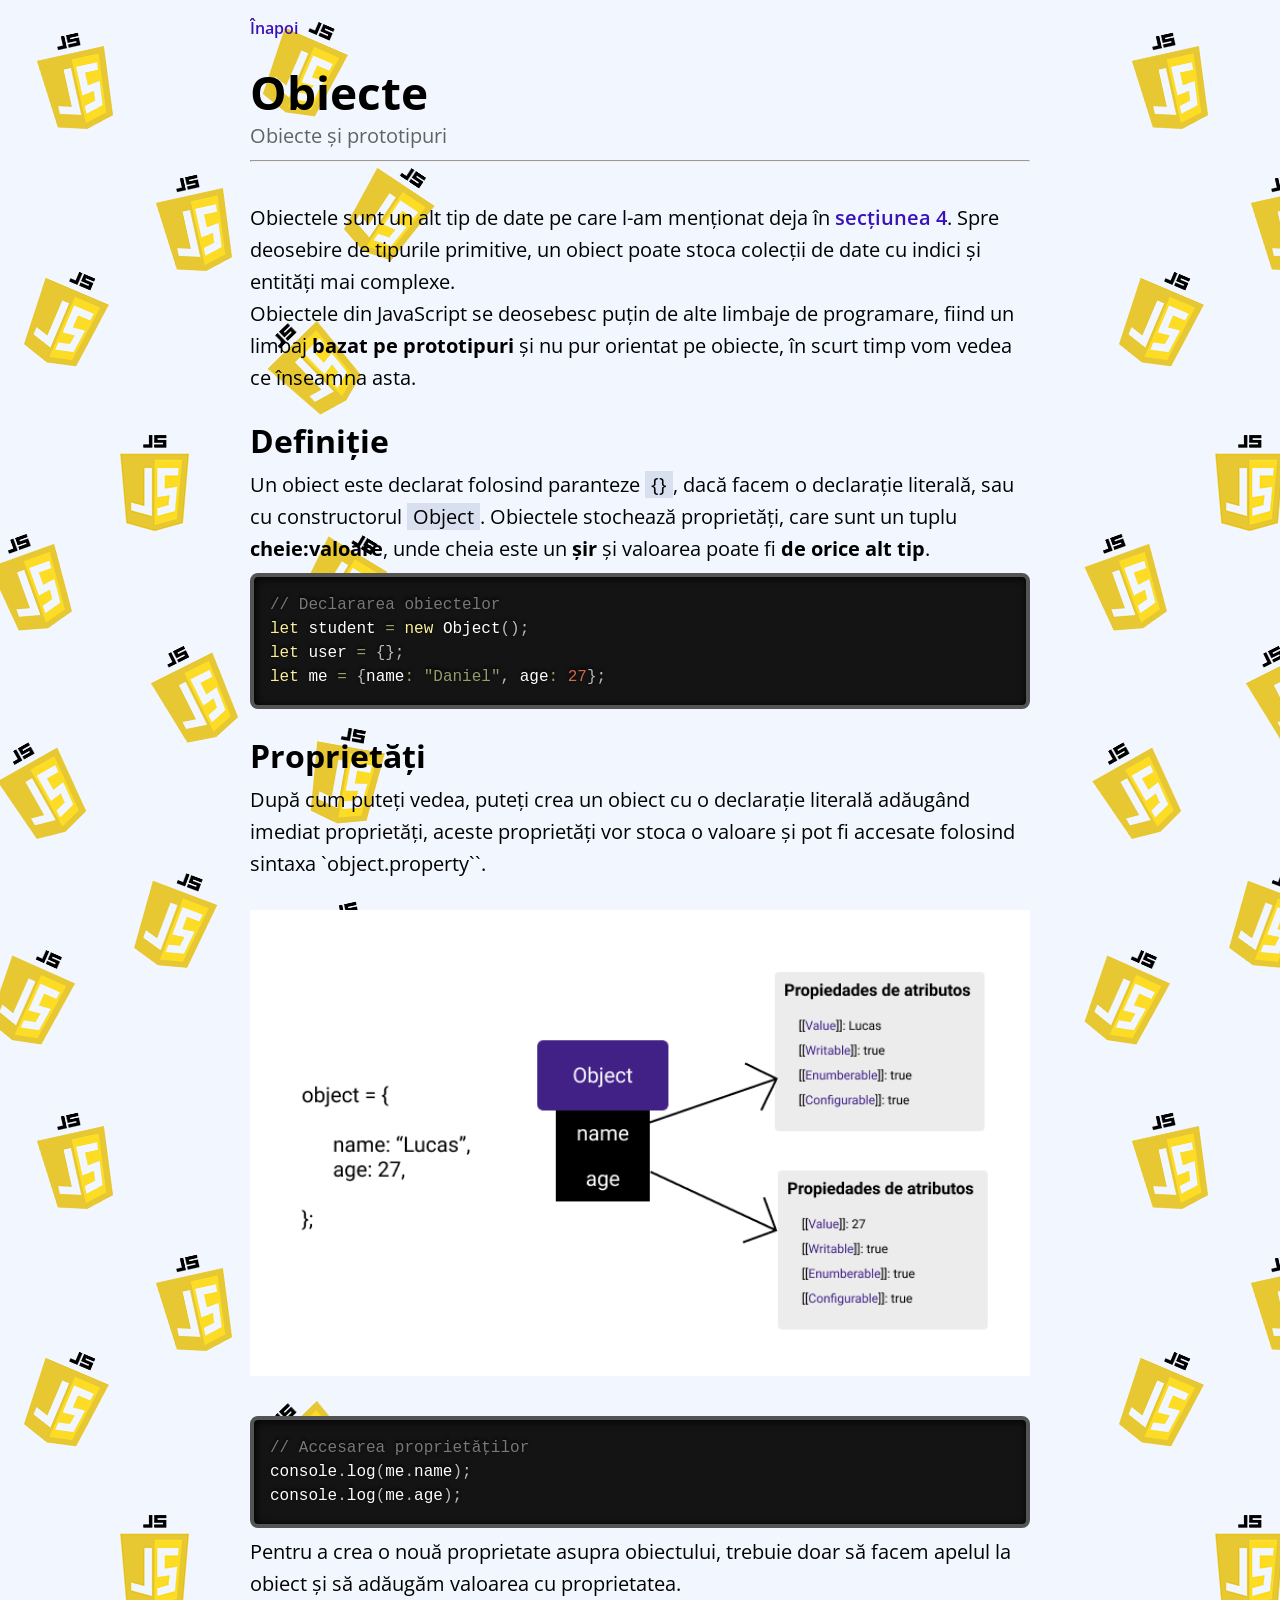
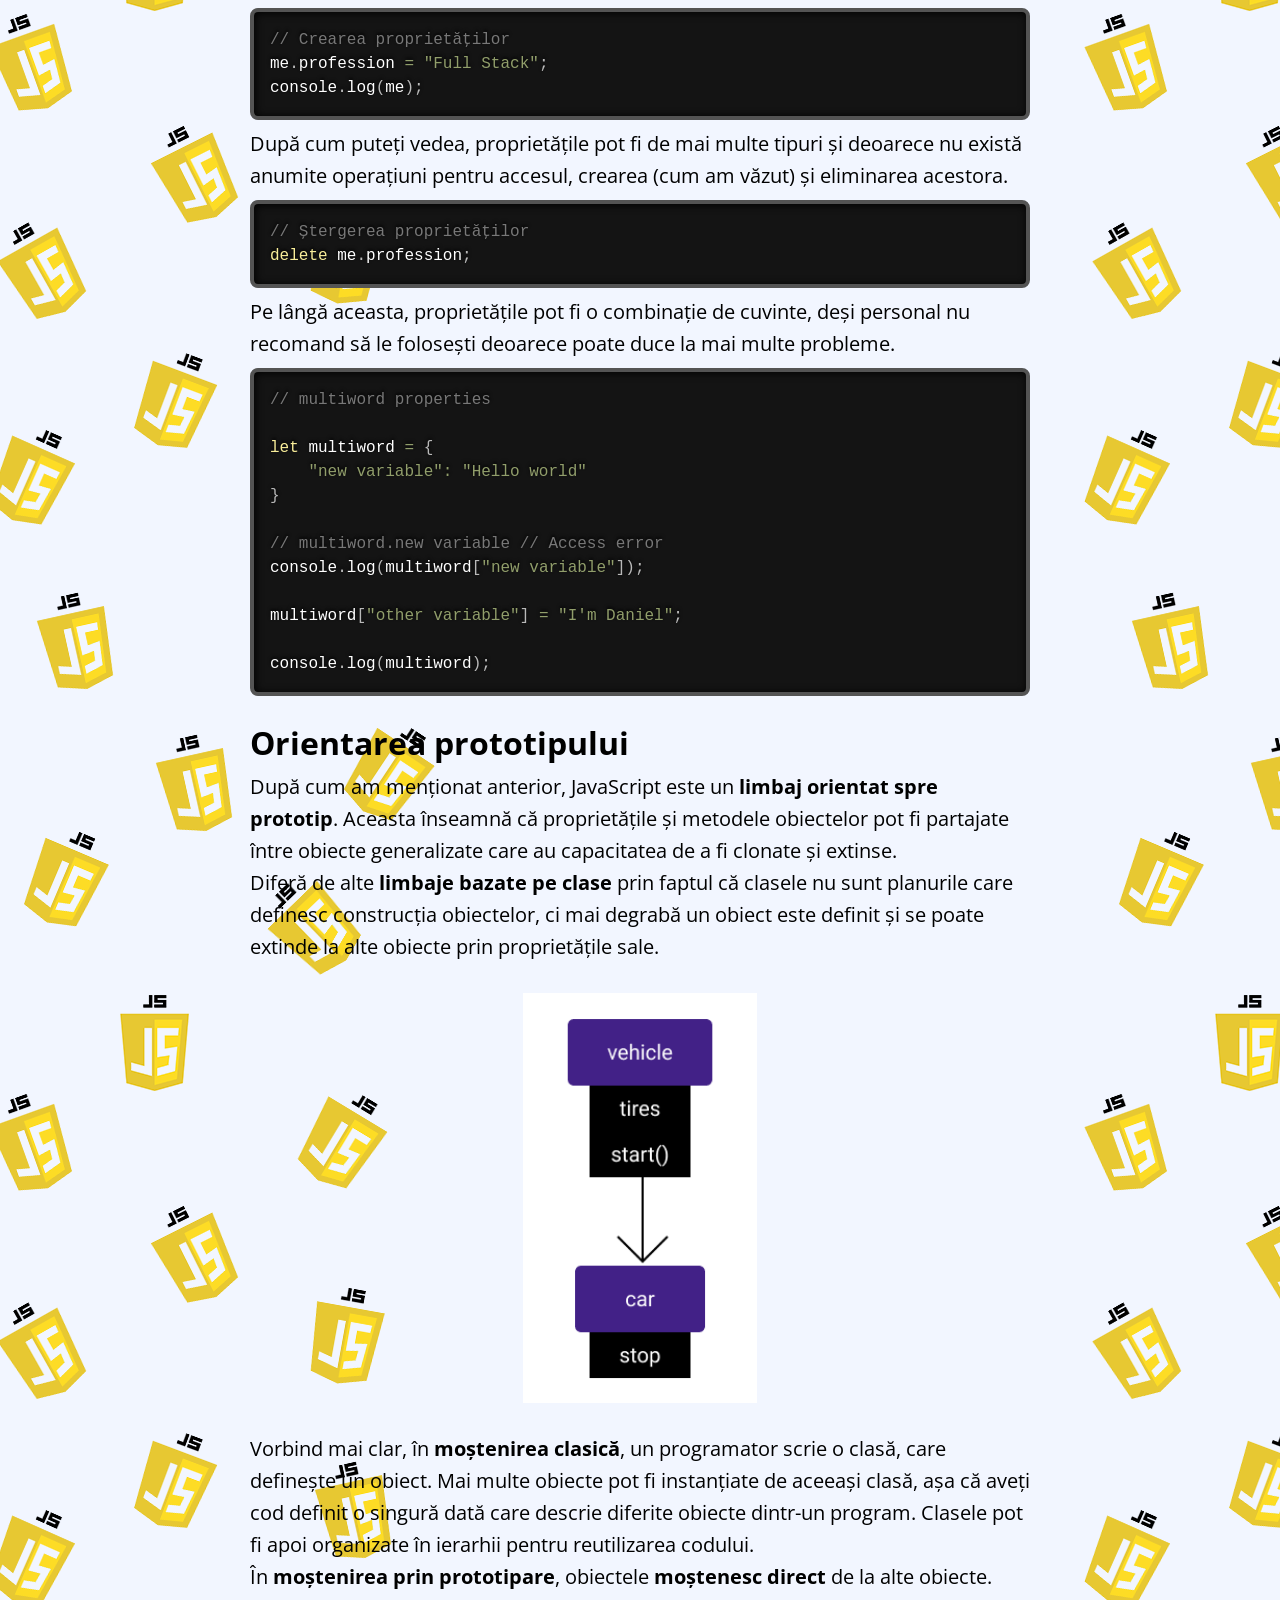
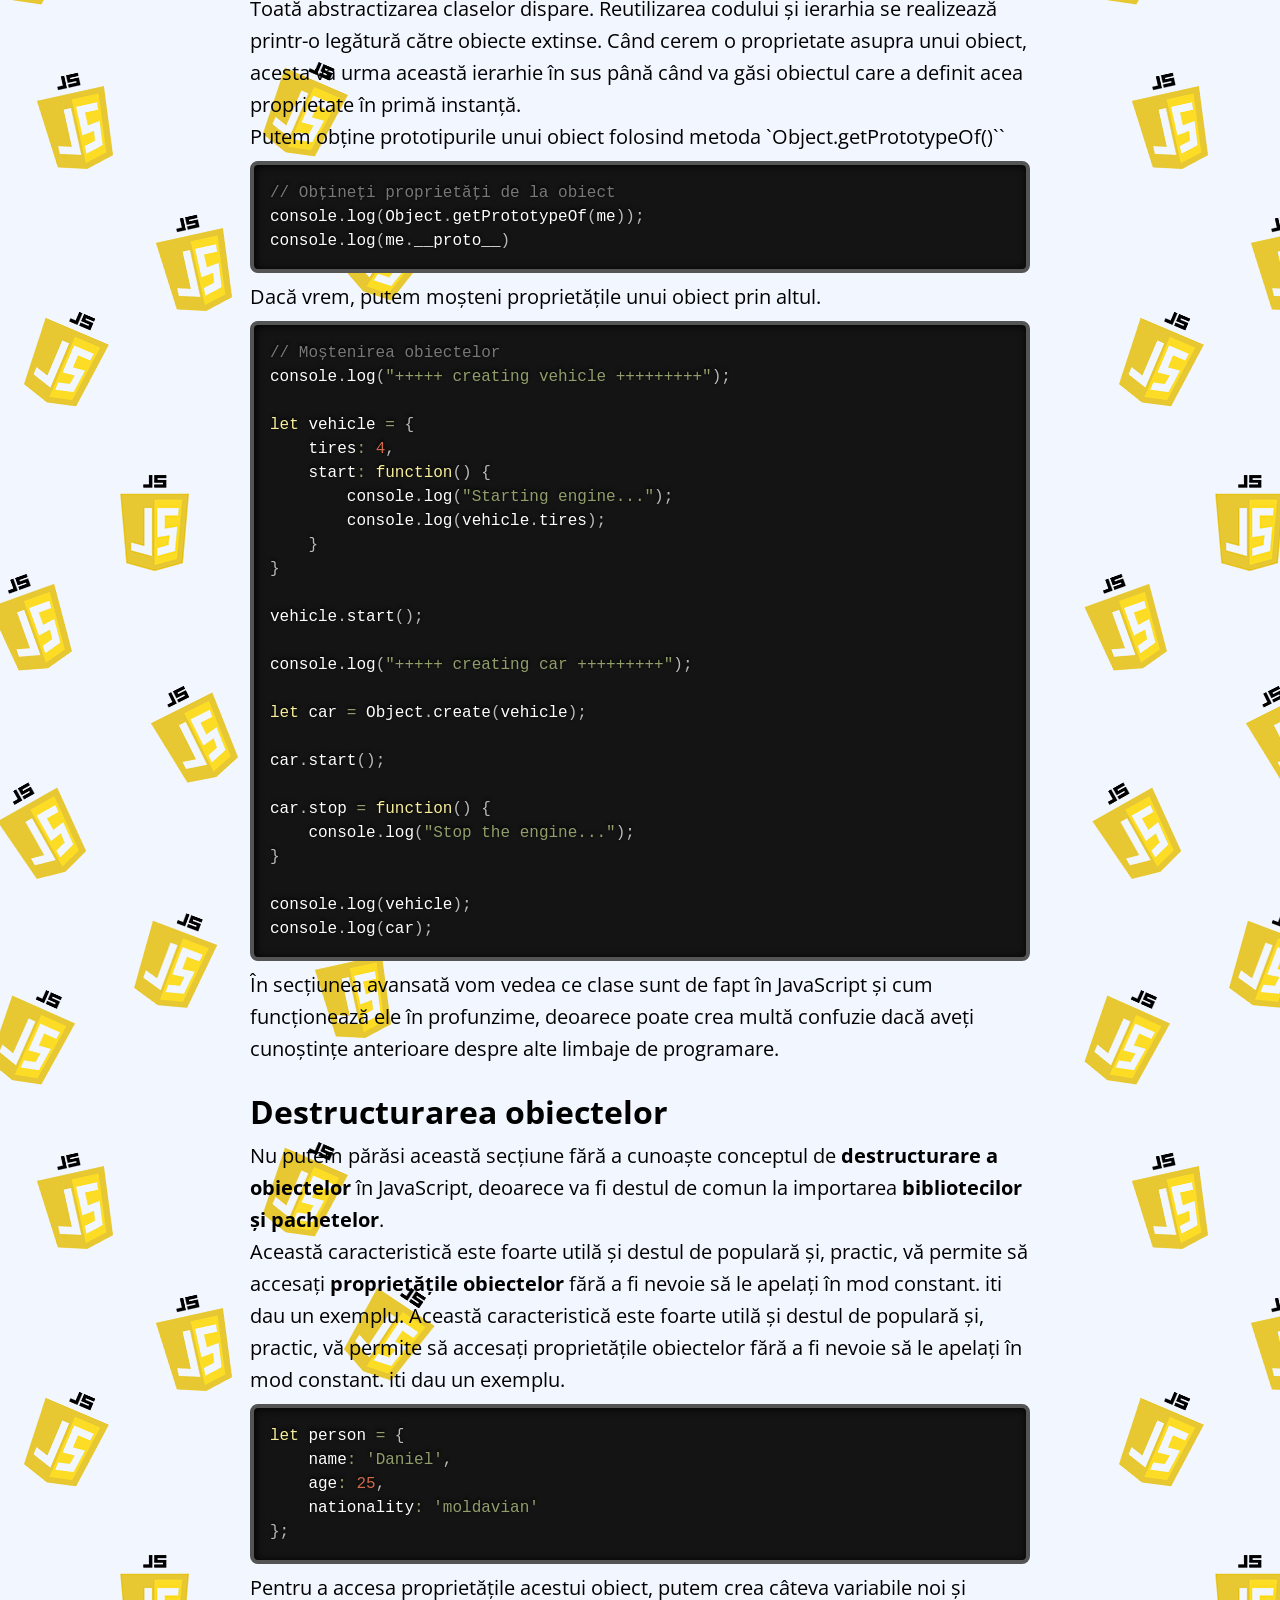
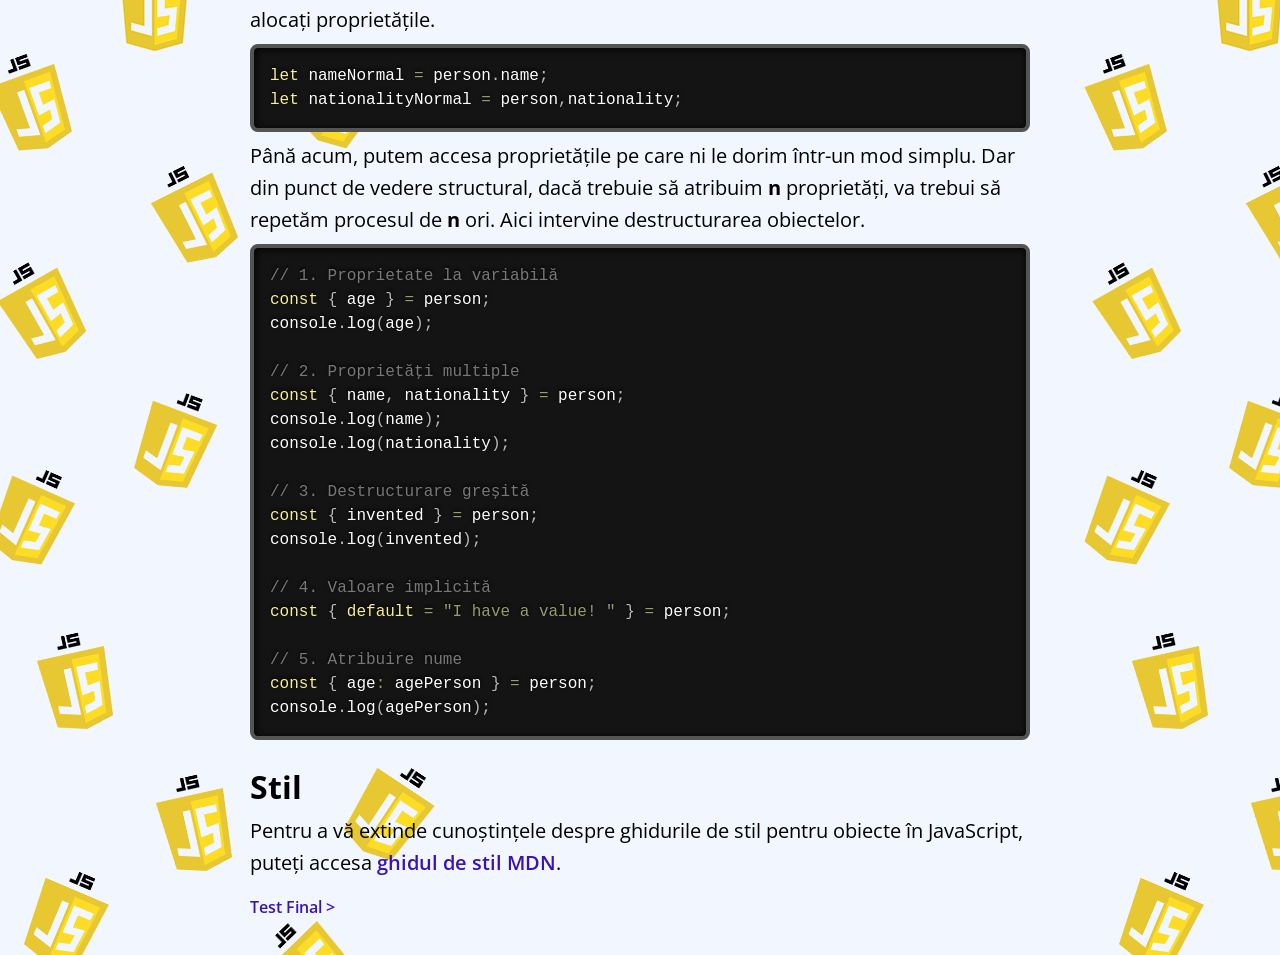
<file: beginner/9_obiecte/index.html>
<!DOCTYPE html>
<html lang="en">
  <head>
    <meta charset="UTF-8" />
    <meta http-equiv="X-UA-Compatible" content="IE=edge" />
    <meta name="viewport" content="width=device-width, initial-scale=1.0" />
    <meta
      name="theme-color"
      media="(prefers-color-scheme: light)"
      content="#f2f6ff"
    />
    <meta
      name="theme-color"
      media="(prefers-color-scheme: dark)"
      content="#2B2830"
    />
    <title>Objetos</title>
    <link rel="stylesheet" href="../../styles.css" />
    <link rel="stylesheet" href="../../prism.css" />
  </head>

  <body>
    <div class="container">
      <div class="section">
        <a class="back-button" href="/index.html"> Înapoi</a>
        <h1>Obiecte</h1>
        <p class="caption">Obiecte și prototipuri</p>
        <hr class="separator" />

        <p>
          Obiectele sunt un alt tip de date pe care l-am menționat deja în
          <a href="/beginner/4_tipos_datos/index.html">secțiunea 4</a>. Spre
          deosebire de tipurile primitive, un obiect poate stoca colecții de
          date cu indici și entități mai complexe.
        </p>
        <p>
          Obiectele din JavaScript se deosebesc puțin de alte limbaje de
          programare, fiind un limbaj
          <strong>bazat pe prototipuri</strong> și nu pur orientat pe obiecte,
          în scurt timp vom vedea ce înseamna asta.
        </p>
        <h2 id="definici-n">Definiție</h2>
        <p>
          Un obiect este declarat folosind paranteze <code>{}</code>, dacă facem
          o declarație literală, sau cu constructorul <code>Object</code>.
          Obiectele stochează proprietăți, care sunt un tuplu
          <strong>cheie:valoare</strong>, unde cheia este un
          <strong>șir</strong> și valoarea poate fi
          <strong>de orice alt tip</strong>.
        </p>
        <pre><code class="lang-javascript"><span class="hljs-comment">// Declararea obiectelor</span>
<span class="hljs-keyword">let</span> student = <span class="hljs-keyword">new</span> <span class="hljs-built_in">Object</span>();
<span class="hljs-keyword">let</span> user = {};
<span class="hljs-keyword">let</span> me = {<span class="hljs-attr">name</span>: <span class="hljs-string">"Daniel"</span>, <span class="hljs-attr">age</span>: <span class="hljs-number">27</span>};
</code></pre>
        <h2 id="propiedades">Proprietăți</h2>
        <p>
          După cum puteți vedea, puteți crea un obiect cu o declarație literală
          adăugând imediat proprietăți, aceste proprietăți vor stoca o valoare
          și pot fi accesate folosind sintaxa `object.property``.
        </p>
        <img
          class="container-image"
          src="/meta/0_14_objects.png"
          alt="Objeto en JavaScript"
        />
        <pre><code class="lang-javascript"><span class="hljs-comment">// Accesarea proprietăților</span>
console.<span class="hljs-built_in">log</span>(me.<span class="hljs-built_in">name</span>);
console.<span class="hljs-built_in">log</span>(me.age);
</code></pre>
        <p>
          Pentru a crea o nouă proprietate asupra obiectului, trebuie doar să
          facem apelul la obiect și să adăugăm valoarea cu proprietatea.
        </p>
        <pre><code class="lang-javascript">// Crearea proprietăților
me.profession = <span class="hljs-string">"Full Stack"</span><span class="hljs-comment">;</span>
console.log(me)<span class="hljs-comment">;</span>
</code></pre>
        <p>
          După cum puteți vedea, proprietățile pot fi de mai multe tipuri și
          deoarece nu există anumite operațiuni pentru accesul, crearea (cum am
          văzut) și eliminarea acestora.
        </p>
        <pre><code class="lang-javascript"><span class="hljs-comment">// Ștergerea proprietăților</span>
<span class="hljs-keyword">delete</span> me.profession;
</code></pre>
        <p>
          Pe lângă aceasta, proprietățile pot fi o combinație de cuvinte, deși
          personal nu recomand să le folosești deoarece poate duce la mai multe
          probleme.
        </p>
        <pre><code class="lang-javascript">// multiword <span class="hljs-built_in">properties</span>

<span class="hljs-built_in">let</span> multiword = {
    <span class="hljs-string">"new variable"</span>: <span class="hljs-string">"Hello world"</span>
}

// multiword.<span class="hljs-built_in">new</span> variable // Access <span class="hljs-built_in">error</span>
console.<span class="hljs-built_in">log</span>(multiword[<span class="hljs-string">"new variable"</span>]);

multiword[<span class="hljs-string">"other variable"</span>] = <span class="hljs-string">"I'm Daniel"</span>;

console.<span class="hljs-built_in">log</span>(multiword);
</code></pre>
        <h2 id="orientaci-n-a-prototipos">Orientarea prototipului</h2>
        <p>
          După cum am menționat anterior, JavaScript este un
          <strong> limbaj orientat spre prototip</strong>. Aceasta înseamnă că
          proprietățile și metodele obiectelor pot fi partajate între obiecte
          generalizate care au capacitatea de a fi clonate și extinse.
        </p>
        <p>
          Diferă de alte <strong>limbaje bazate pe clase</strong> prin faptul că
          clasele nu sunt planurile care definesc construcția obiectelor, ci mai
          degrabă un obiect este definit și se poate extinde la alte obiecte
          prin proprietățile sale.
        </p>
        <img
          class="container-image-vertical"
          src="/meta/0_15_inheritance.png"
          alt="Herencia JavaScript"
        />
        <p>
          Vorbind mai clar, în <strong>moștenirea clasică</strong>, un
          programator scrie o clasă, care definește un obiect. Mai multe obiecte
          pot fi instanțiate de aceeași clasă, așa că aveți cod definit o
          singură dată care descrie diferite obiecte dintr-un program. Clasele
          pot fi apoi organizate în ierarhii pentru reutilizarea codului.
        </p>
        <p>
          În <strong>moștenirea prin prototipare</strong>, obiectele
          <strong>moștenesc direct</strong> de la alte obiecte. Toată
          abstractizarea claselor dispare. Reutilizarea codului și ierarhia se
          realizează printr-o legătură către obiecte extinse. Când cerem o
          proprietate asupra unui obiect, acesta va urma această ierarhie în sus
          până când va găsi obiectul care a definit acea proprietate în primă
          instanță.
        </p>
        <p>
          Putem obține prototipurile unui obiect folosind metoda
          `Object.getPrototypeOf()``
        </p>
        <pre><code class="lang-javascript"><span class="hljs-comment">// Obțineți proprietăți de la obiect</span>
console.<span class="hljs-built_in">log</span>(Object.getPrototypeOf(me));
console.<span class="hljs-built_in">log</span>(me.__proto__)
</code></pre>
        <p>Dacă vrem, putem moșteni proprietățile unui obiect prin altul.</p>
        <pre><code class="lang-javascript"><span class="hljs-comment">// Moștenirea obiectelor</span>
<span class="hljs-built_in">console</span>.log(<span class="hljs-string">"+++++ creating vehicle +++++++++"</span>);

<span class="hljs-keyword">let</span> vehicle = {
    <span class="hljs-attr">tires</span>: <span class="hljs-number">4</span>,
    <span class="hljs-attr">start</span>: <span class="hljs-function"><span class="hljs-keyword">function</span>(<span class="hljs-params"></span>) </span>{
        <span class="hljs-built_in">console</span>.log(<span class="hljs-string">"Starting engine..."</span>);
        console.log(vehicle.tires);
    }
}

vehicle.start();

<span class="hljs-built_in">console</span>.log(<span class="hljs-string">"+++++ creating car +++++++++"</span>);

<span class="hljs-keyword">let</span> car = <span class="hljs-built_in">Object</span>.create(vehicle);

car.start();

car.stop = <span class="hljs-function"><span class="hljs-keyword">function</span>(<span class="hljs-params"></span>) </span>{
    <span class="hljs-built_in">console</span>.log(<span class="hljs-string">"Stop the engine..."</span>);
}

<span class="hljs-built_in">console</span>.log(vehicle);
<span class="hljs-built_in">console</span>.log(car);
</code></pre>
        <p>
          În secțiunea avansată vom vedea ce clase sunt de fapt în JavaScript și
          cum funcționează ele în profunzime, deoarece poate crea multă confuzie
          dacă aveți cunoștințe anterioare despre alte limbaje de programare.
        </p>

        <h2 id="desestructuraci-n-de-objetos">Destructurarea obiectelor</h2>
        <p>
          Nu putem părăsi această secțiune fără a cunoaște conceptul de
          <strong>destructurare a obiectelor</strong> în JavaScript, deoarece va
          fi destul de comun la importarea
          <strong>bibliotecilor și pachetelor</strong>.
        </p>
        <p>
          Această caracteristică este foarte utilă și destul de populară și,
          practic, vă permite să accesați
          <strong>proprietățile obiectelor</strong> fără a fi nevoie să le
          apelați în mod constant. iti dau un exemplu. Această caracteristică
          este foarte utilă și destul de populară și, practic, vă permite să
          accesați proprietățile obiectelor fără a fi nevoie să le apelați în
          mod constant. iti dau un exemplu.
        </p>
        <pre><code class="lang-javascript"><span class="hljs-attribute">let person</span> = {
    name: <span class="hljs-string">'Daniel'</span>,
    age: 25,
    nationality: <span class="hljs-string">'moldavian'</span>
};
</code></pre>
        <p>
          Pentru a accesa proprietățile acestui obiect, putem crea câteva
          variabile noi și alocați proprietățile.
        </p>
        <pre><code class="lang-javascript"><span class="hljs-attribute">let nameNormal</span> = person.name;
<span class="hljs-attribute">let nationalityNormal</span> = person,nationality;
</code></pre>
        <p>
          Până acum, putem accesa proprietățile pe care ni le dorim într-un mod
          simplu. Dar din punct de vedere structural, dacă trebuie să atribuim
          <strong>n</strong> proprietăți, va trebui să repetăm ​​procesul de
          <strong>n</strong> ori. Aici intervine destructurarea obiectelor.
        </p>
        <pre><code class="lang-javascript"><span class="hljs-comment">// 1. Proprietate la variabilă</span>
<span class="hljs-keyword">const</span> { age } = person;
console.<span class="hljs-built_in">log</span>(age);

<span class="hljs-comment">// 2. Proprietăți multiple</span>
<span class="hljs-keyword">const</span> { name, nationality } = person;
console.<span class="hljs-built_in">log</span>(name);
console.<span class="hljs-built_in">log</span>(nationality);

<span class="hljs-comment">// 3. Destructurare greșită</span>
<span class="hljs-keyword">const</span> { invented } = person;
console.<span class="hljs-built_in">log</span>(invented);

<span class="hljs-comment">// 4. Valoare implicită</span>
<span class="hljs-keyword">const</span> { <span class="hljs-keyword">default</span> = <span class="hljs-string">"I have a value! "</span> } = person;

<span class="hljs-comment">// 5. Atribuire nume</span>
<span class="hljs-keyword">const</span> { age: agePerson } = person;
console.<span class="hljs-built_in">log</span>(agePerson);
</code></pre>

        <h2 id="estilo">Stil</h2>
        <p>
          Pentru a vă extinde cunoștințele despre ghidurile de stil pentru
          obiecte în JavaScript, puteți accesa
          <a
            href="https://developer.mozilla.org/en-US/docs/MDN/Guidelines/Code_guidelines/JavaScript#functions_and_objects"
            target="_blank"
            >ghidul de stil MDN</a
          >.
        </p>
        <a class="back-button" href="/test/index.html">Test Final &gt;</a>
      </div>
    </div>
    <script src="../../prism.js"></script>
    <script type="module" src="index.js"></script>
  </body>
</html>
</file>
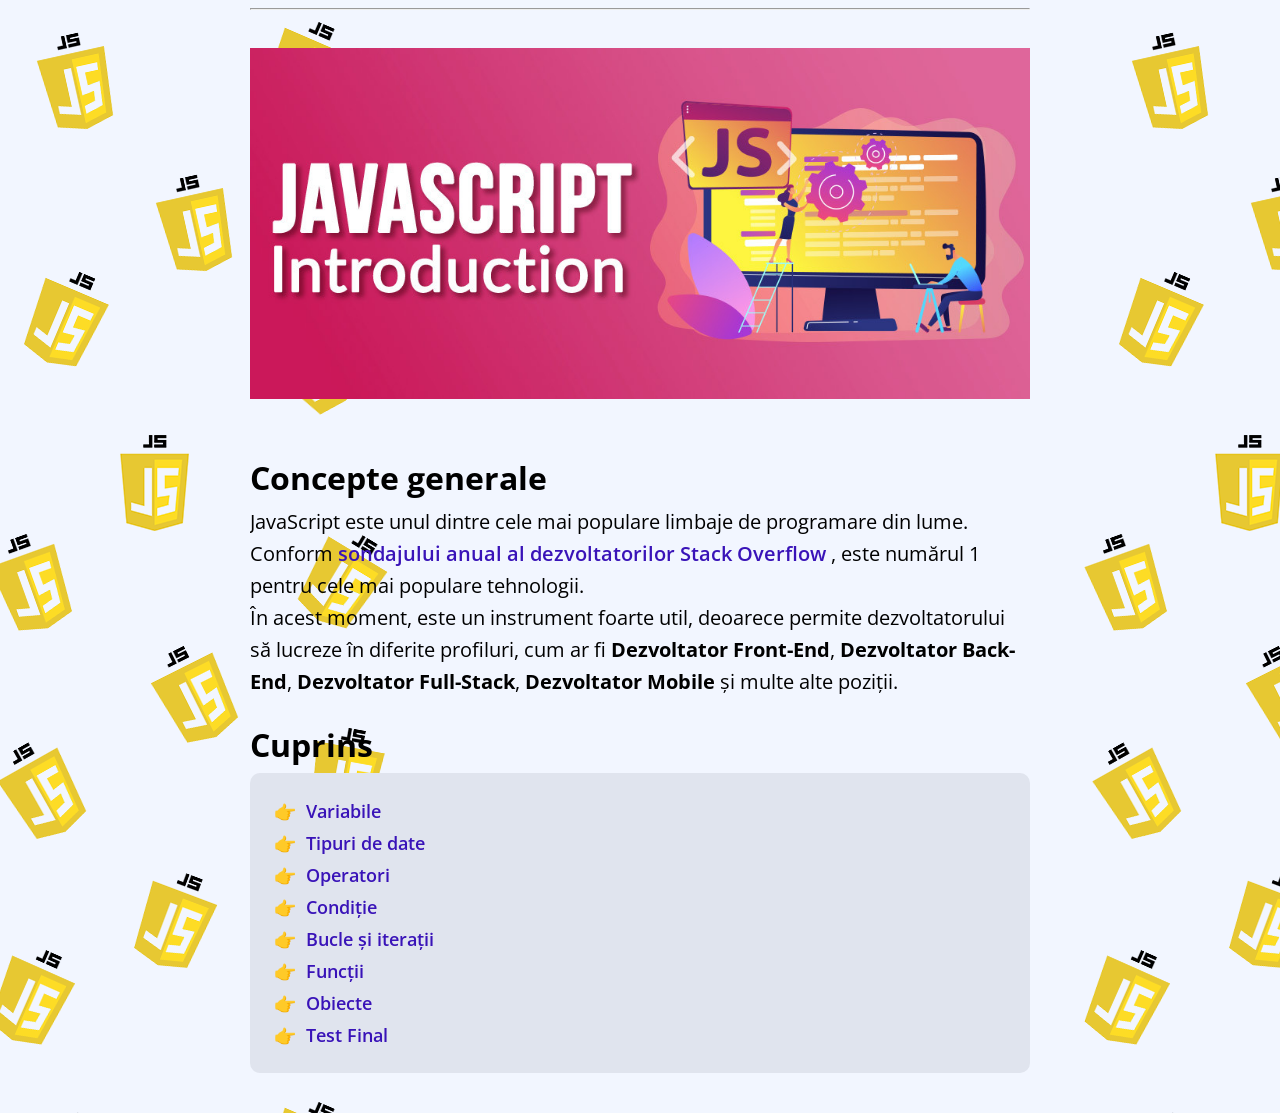
<file: Javascript-Course-main/beginner/index.html>
<!DOCTYPE html>
<html lang="en">
  <head>
    <meta charset="UTF-8" />
    <meta http-equiv="X-UA-Compatible" content="IE=edge" />
    <meta name="viewport" content="width=device-width, initial-scale=1.0" />
    <meta
      name="theme-color"
      media="(prefers-color-scheme: light)"
      content="#f2f6ff"
    />
    <meta
      name="theme-color"
      media="(prefers-color-scheme: dark)"
      content="#2B2830"
    />
    <link rel="stylesheet" href="../styles.css" />
    <title>Curs JavaScript - Începător</title>
  </head>

  <body>
    <div class="container">
      <div class="section">
        <hr />
        <img
          class="container-image"
          src="/beginner/logo.jpg
            "
          alt="Header Image"
        />

        <h2 id="conceptos-generales">Concepte generale</h2>
        <p>
          JavaScript este unul dintre cele mai populare limbaje de programare
          din lume. Conform
          <a href="https://insights.stackoverflow.com/survey/2020"
            >sondajului anual al dezvoltatorilor Stack Overflow</a
          >
          , este numărul 1 pentru cele mai populare tehnologii.
        </p>
        <p>
          În acest moment, este un instrument foarte util, deoarece permite
          dezvoltatorului să lucreze în diferite profiluri, cum ar fi
          <strong>Dezvoltator Front-End</strong>,
          <strong>Dezvoltator Back-End</strong>,
          <strong>Dezvoltator Full-Stack</strong>,
          <strong>Dezvoltator Mobile</strong> și multe alte poziții.
        </p>

        <h2 id="instrucciones">Cuprins</h2>

        <div class="table-content">
          <ul>
            <li><a href="/beginner/3_variabile/index.html">Variabile</a></li>
            <li>
              <a href="/beginner/4_tipuri_date/index.html">Tipuri de date</a>
            </li>
            <li><a href="/beginner/5_operatori/index.html">Operatori</a></li>
            <li>
              <a href="/beginner/6_condiții/index.html">Condiție</a>
            </li>
            <li>
              <a href="/beginner/7_bucle_iteratii/index.html"
                >Bucle și iterații</a
              >
            </li>
            <li><a href="/beginner/8_functii/index.html">Funcții</a></li>
            <li><a href="/beginner/9_obiecte/index.html">Obiecte</a></li>
            <li><a href="/test/index.html">Test Final</a></li>
          </ul>
        </div>
      </div>
    </div>
  </body>
</html>
</file>
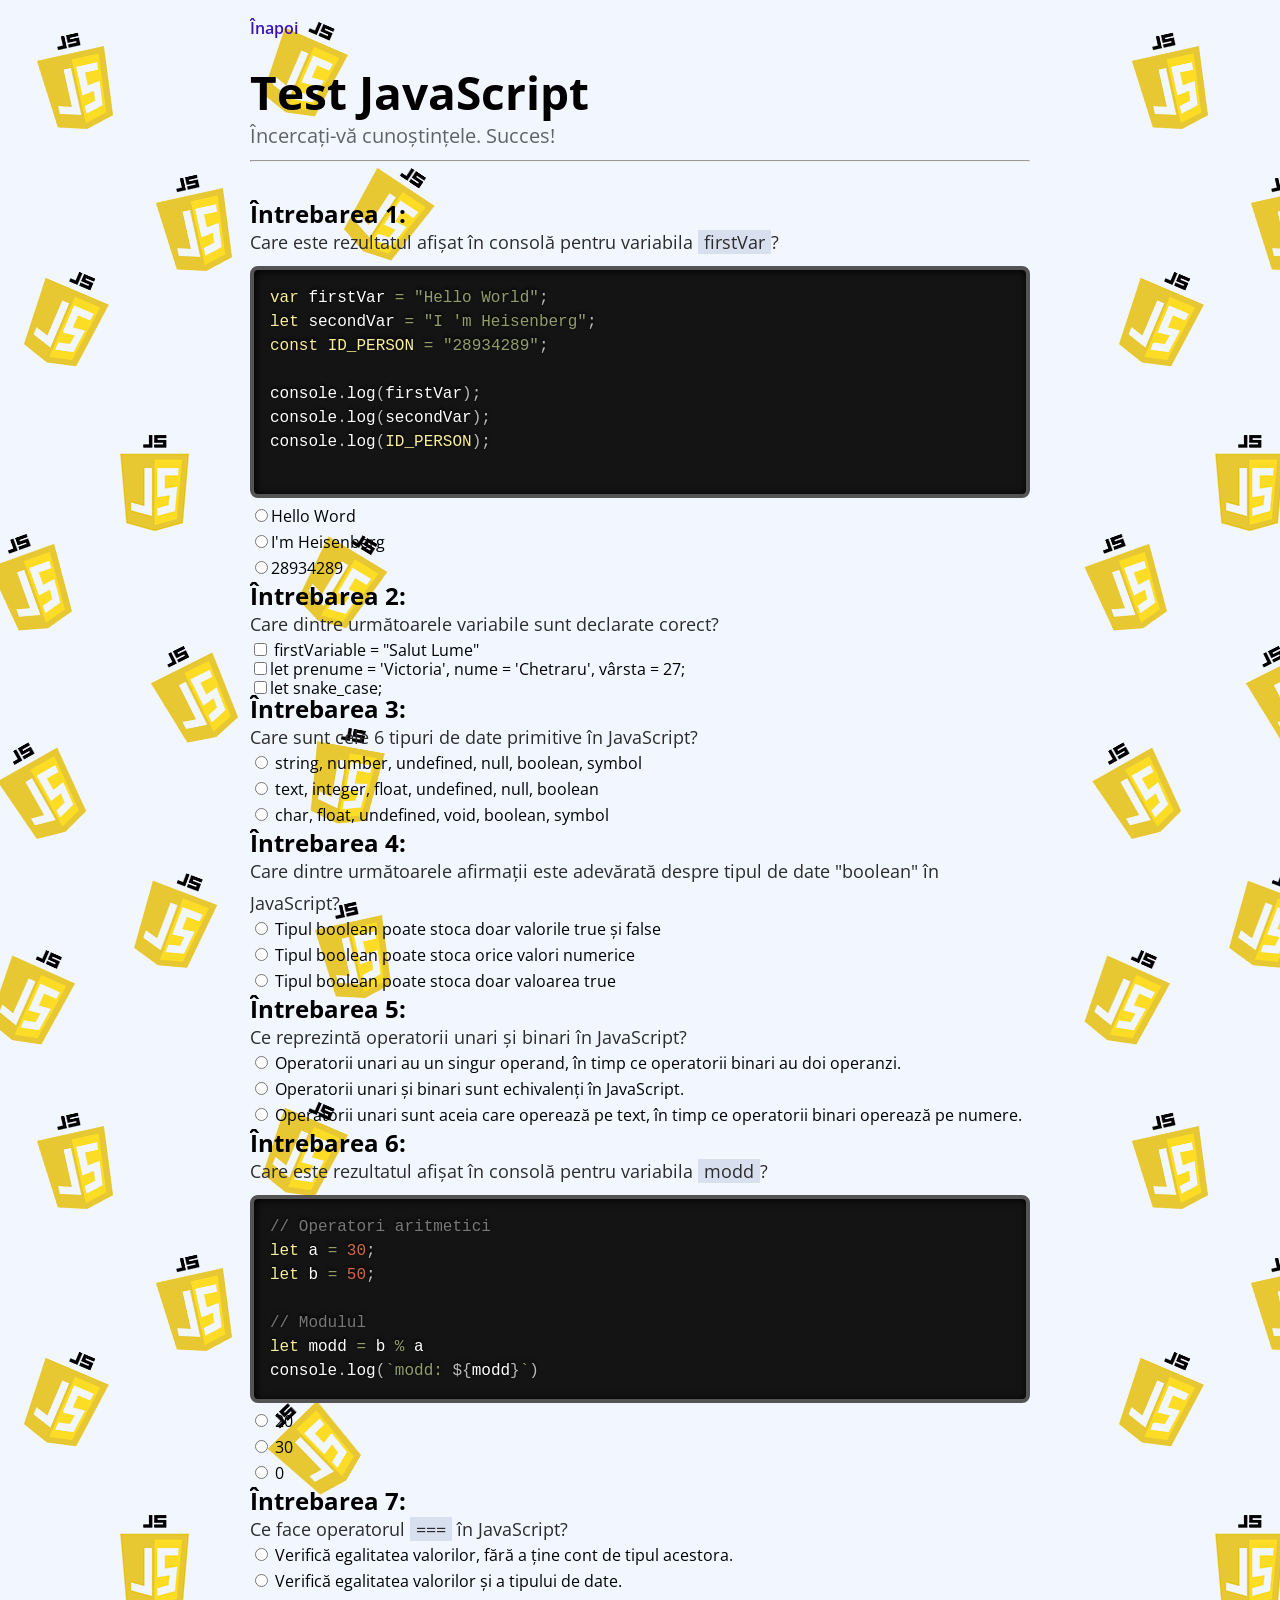
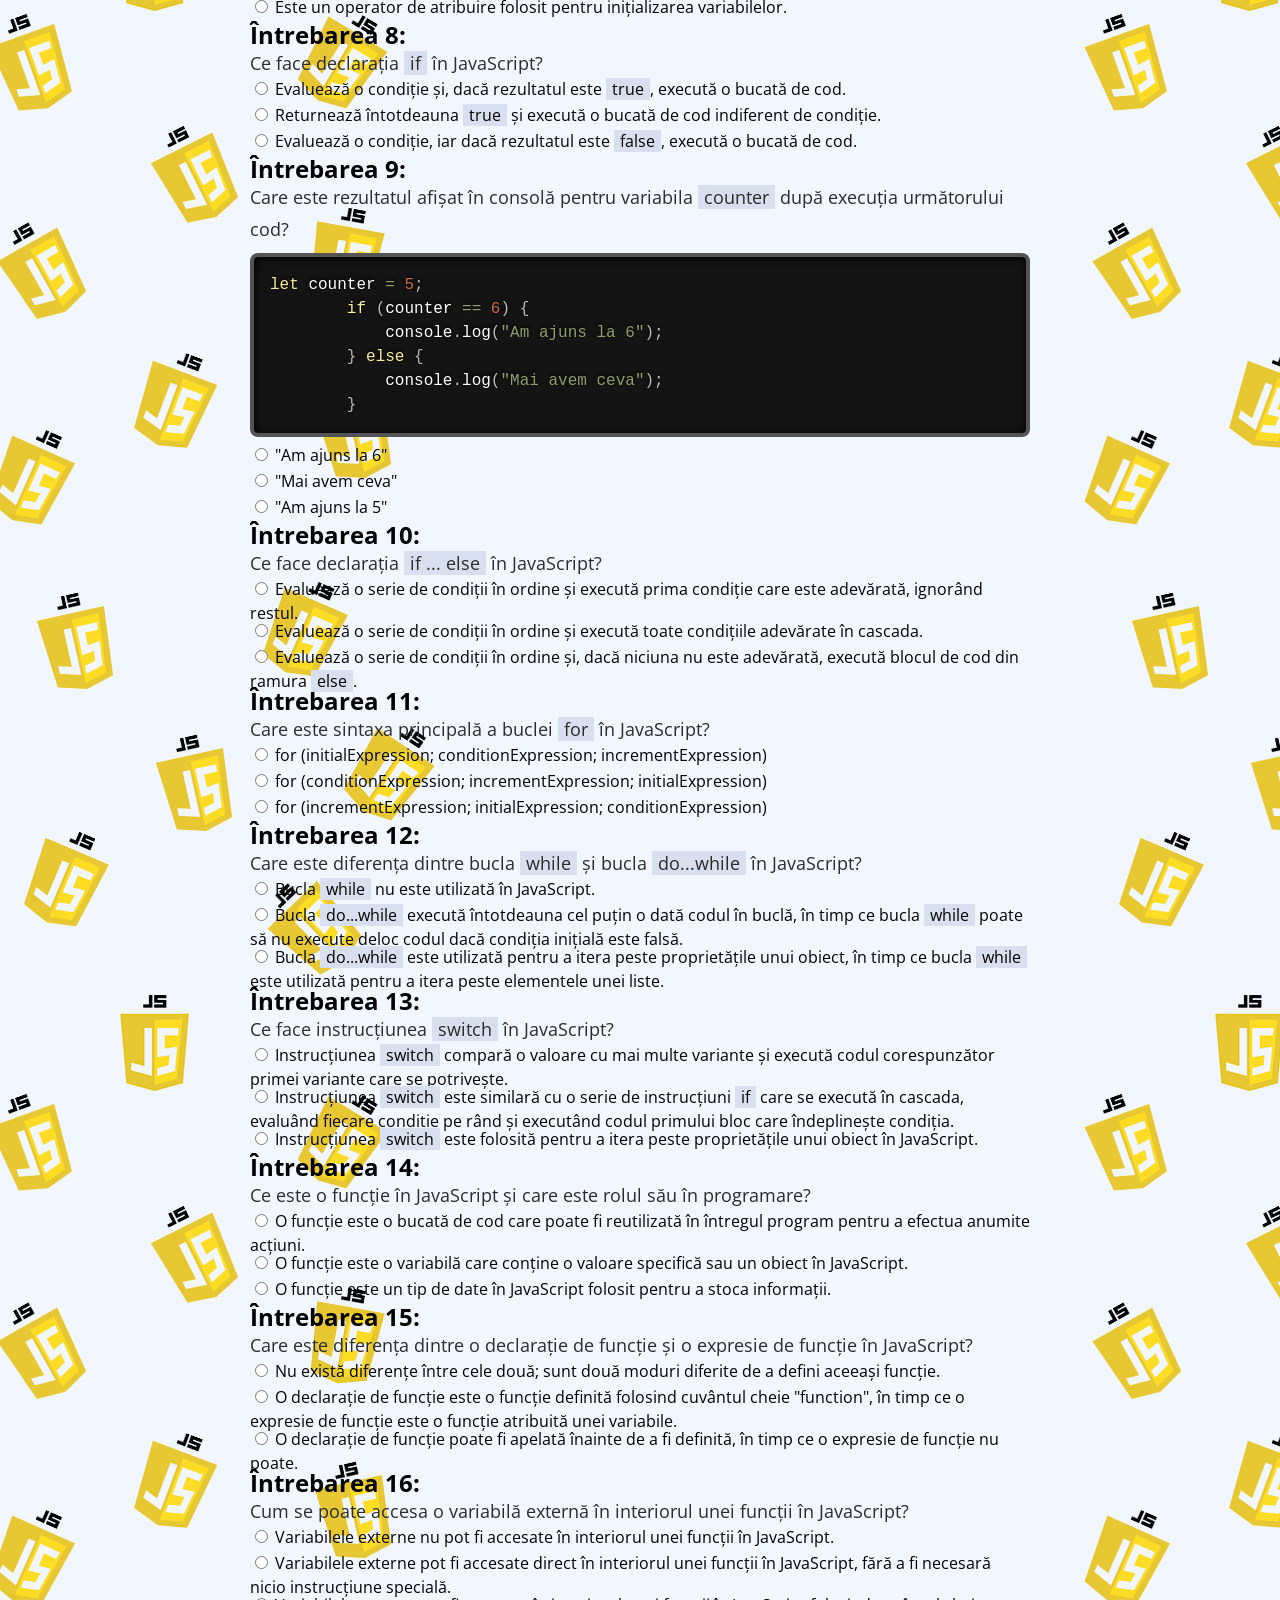
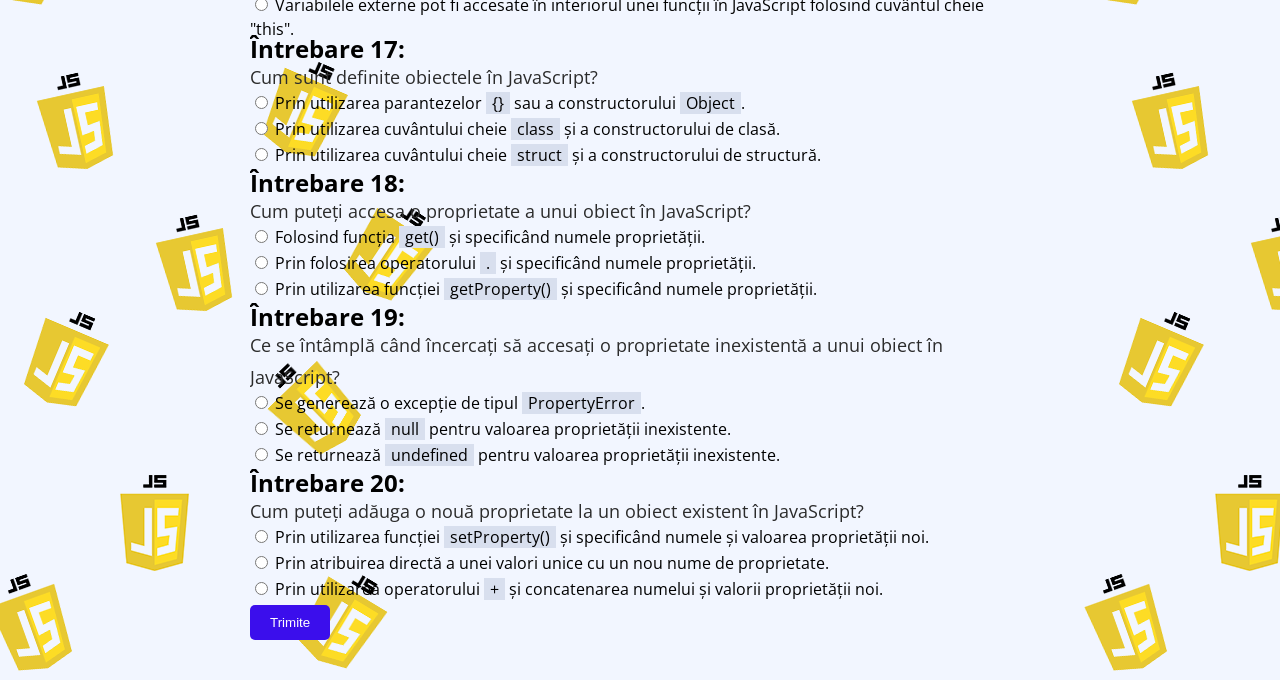
<file: Javascript-Course-main/test/index.html>
<!DOCTYPE html>
<html lang="ro">
  <head>
    <meta charset="UTF-8" />
    <meta http-equiv="X-UA-Compatible" content="IE=edge" />
    <meta name="viewport" content="width=device-width, initial-scale=1.0" />
    <title>Test JavaScript</title>
    <link rel="stylesheet" href="/styles.css" />
    <link rel="stylesheet" href="/prism.css" />
  </head>
  <body>
    <div class="container">
      <div class="section">
        <a class="back-button" href="/beginner/index.html"> Înapoi</a>
        <h1>Test JavaScript</h1>
        <p class="caption">Încercați-vă cunoștințele. Succes!</p>
        <hr class="separator" />
        <form id="testForm">
          <fieldset>
            <legend class="question">Întrebarea 1:</legend>
            <p class="question-text">
              Care este rezultatul afișat în consolă pentru variabila
              <code>firstVar</code>?
            </p>
            <pre><code class="lang-javascript">var firstVar = <span class="hljs-string">"Hello World"</span><span class="hljs-comment">;</span>
let secondVar = <span class="hljs-string">"I 'm Heisenberg"</span><span class="hljs-comment">;</span>
const ID_PERSON = <span class="hljs-string">"28934289"</span><span class="hljs-comment">;</span>
              
console.log(firstVar)<span class="hljs-comment">;</span>
console.log(secondVar)<span class="hljs-comment">;</span>
console.log(ID_PERSON)<span class="hljs-comment">;</span>
              </code></pre>
            <input
              type="radio"
              name="q1"
              value="a"
              class="answer"
              id="q01a"
            /><label for="q01a">Hello Word</label><br />
            <input
              type="radio"
              name="q1"
              value="b"
              class="answer"
              id="q01b"
            /><label>I'm Heisenberg</label>
            <br />
            <input
              type="radio"
              name="q1"
              value="c"
              class="answer"
              id="q01c"
            /><label for="q01c">28934289</label><br />
          </fieldset>
          <fieldset>
            <legend class="question">Întrebarea 2:</legend>
            <p class="question-text">
              Care dintre următoarele variabile sunt declarate corect?
            </p>
            <input type="checkbox" name="q2" value="a" id="q02a" />
            <label for="q02a">firstVariable = "Salut Lume"</label> <br />
            <input type="checkbox" name="q2" value="b" id="q02b" /><label
              for="q02b"
              >let prenume = 'Victoria', nume = 'Chetraru', vârsta = 27;</label
            >
            <br />
            <input type="checkbox" name="q2" value="c" id="q02c" /><label
              for="q02c"
              >let snake_case;</label
            ><br />
          </fieldset>
          <fieldset>
            <legend class="question">Întrebarea 3:</legend>
            <p class="question-text">
              Care sunt cele 6 tipuri de date primitive în JavaScript?
            </p>
            <input type="radio" name="q3" value="a" class="answer" id="q1a" />
            <label for="q1a">
              string, number, undefined, null, boolean, symbol</label
            ><br />
            <input type="radio" name="q3" value="b" class="answer" id="q1b" />
            <label for="q1b">
              text, integer, float, undefined, null, boolean</label
            ><br />
            <input type="radio" name="q3" value="c" class="answer" id="q1c" />
            <label for="q1c">
              char, float, undefined, void, boolean, symbol</label
            >
          </fieldset>
          <fieldset>
            <legend class="question">Întrebarea 4:</legend>
            <p class="question-text">
              Care dintre următoarele afirmații este adevărată despre tipul de
              date "boolean" în JavaScript?
            </p>
            <input type="radio" name="q4" value="a" class="answer" id="q2a" />
            <label for="q2a">
              Tipul boolean poate stoca doar valorile true și false</label
            ><br />
            <input type="radio" name="q4" value="b" class="answer" id="q2b" />
            <label for="q2b">
              Tipul boolean poate stoca orice valori numerice</label
            ><br />
            <input type="radio" name="q4" value="c" class="answer" id="q2c" />
            <label for="q2c">
              Tipul boolean poate stoca doar valoarea true</label
            >
          </fieldset>
          <fieldset>
            <legend class="question">Întrebarea 5:</legend>
            <p class="question-text">
              Ce reprezintă operatorii unari și binari în JavaScript?
            </p>
            <input type="radio" name="q5" value="a" class="answer" id="q3a" />
            <label for="q3a">
              Operatorii unari au un singur operand, în timp ce operatorii
              binari au doi operanzi.</label
            ><br />
            <input type="radio" name="q5" value="b" class="answer" id="q3b" />
            <label for="q3b">
              Operatorii unari și binari sunt echivalenți în JavaScript.</label
            ><br />
            <input type="radio" name="q5" value="c" class="answer" id="q3c" />
            <label for="q3c">
              Operatorii unari sunt aceia care operează pe text, în timp ce
              operatorii binari operează pe numere.</label
            >
          </fieldset>
          <fieldset>
            <legend class="question">Întrebarea 6:</legend>
            <p class="question-text">
              Care este rezultatul afișat în consolă pentru variabila
              <code>modd</code>?
            </p>
            <pre><code class="lang-javascript">// Operatori aritmetici
let a = 30;
let b = 50;

// Modulul
let modd = b % a
console.log(`modd: ${modd}`)</code></pre>
            <input type="radio" name="q6" value="a" class="answer" id="q4a" />
            <label for="q4a"> 20</label><br />
            <input type="radio" name="q6" value="b" class="answer" id="q4b" />
            <label for="q4b"> 30</label><br />
            <input type="radio" name="q6" value="c" class="answer" id="q4c" />
            <label for="q4c"> 0</label>
          </fieldset>
          <fieldset>
            <legend class="question">Întrebarea 7:</legend>
            <p class="question-text">
              Ce face operatorul <code>===</code> în JavaScript?
            </p>
            <input type="radio" name="q7" value="a" class="answer" id="q5a" />
            <label for="q5a">
              Verifică egalitatea valorilor, fără a ține cont de tipul
              acestora.</label
            ><br />
            <input type="radio" name="q7" value="b" class="answer" id="q5b" />
            <label for="q5b">
              Verifică egalitatea valorilor și a tipului de date.</label
            ><br />
            <input type="radio" name="q7" value="c" class="answer" id="q5c" />
            <label for="q5c">
              Este un operator de atribuire folosit pentru inițializarea
              variabilelor.</label
            >
          </fieldset>
          <fieldset>
            <legend class="question">Întrebarea 8:</legend>
            <p class="question-text">
              Ce face declarația <code>if</code> în JavaScript?
            </p>
            <input type="radio" name="q8" value="a" class="answer" id="q6a" />
            <label for="q6a">
              Evaluează o condiție și, dacă rezultatul este <code>true</code>,
              execută o bucată de cod.</label
            ><br />
            <input type="radio" name="q8" value="b" class="answer" id="q6b" />
            <label for="q6b">
              Returnează întotdeauna <code>true</code> și execută o bucată de
              cod indiferent de condiție.</label
            ><br />
            <input type="radio" name="q8" value="c" class="answer" id="q6c" />
            <label for="q6c">
              Evaluează o condiție, iar dacă rezultatul este <code>false</code>,
              execută o bucată de cod.</label
            >
          </fieldset>
          <fieldset>
            <legend class="question">Întrebarea 9:</legend>
            <p class="question-text">
              Care este rezultatul afișat în consolă pentru variabila
              <code>counter</code> după execuția următorului cod?
            </p>
            <pre><code class="language-javascript">let counter = 5;
        if (counter == 6) {
            console.log("Am ajuns la 6");
        } else {
            console.log("Mai avem ceva");
        }</code></pre>
            <input type="radio" name="q9" value="a" class="answer" id="q7a" />
            <label for="q7a"> "Am ajuns la 6"</label><br />
            <input type="radio" name="q9" value="b" class="answer" id="q7b" />
            <label for="q7b"> "Mai avem ceva"</label><br />
            <input type="radio" name="q9" value="c" class="answer" id="q7c" />
            <label for="q7c"> "Am ajuns la 5"</label>
          </fieldset>
          <fieldset>
            <legend class="question">Întrebarea 10:</legend>
            <p class="question-text">
              Ce face declarația <code>if ... else</code> în JavaScript?
            </p>
            <input type="radio" name="q10" value="a" class="answer" id="q8a" />
            <label for="q8a">
              Evaluează o serie de condiții în ordine și execută prima condiție
              care este adevărată, ignorând restul.</label
            ><br />
            <input type="radio" name="q10" value="b" class="answer" id="q8b" />
            <label for="q8b">
              Evaluează o serie de condiții în ordine și execută toate
              condițiile adevărate în cascada.</label
            ><br />
            <input type="radio" name="q10" value="c" class="answer" id="q8c" />
            <label for="q8c">
              Evaluează o serie de condiții în ordine și, dacă niciuna nu este
              adevărată, execută blocul de cod din ramura
              <code>else</code>.</label
            >
          </fieldset>
          <fieldset>
            <legend class="question">Întrebarea 11:</legend>
            <p class="question-text">
              Care este sintaxa principală a buclei <code>for</code> în
              JavaScript?
            </p>
            <input type="radio" name="q11" value="a" class="answer" id="q9a" />
            <label for="q9a">
              for (initialExpression; conditionExpression;
              incrementExpression)</label
            ><br />
            <input type="radio" name="q11" value="b" class="answer" id="q9b" />
            <label for="q9b">
              for (conditionExpression; incrementExpression;
              initialExpression)</label
            ><br />
            <input type="radio" name="q11" value="c" class="answer" id="q9c" />
            <label for="q9c">
              for (incrementExpression; initialExpression;
              conditionExpression)</label
            >
          </fieldset>
          <fieldset>
            <legend class="question">Întrebarea 12:</legend>
            <p class="question-text">
              Care este diferența dintre bucla <code>while</code> și bucla
              <code>do...while</code> în JavaScript?
            </p>
            <input type="radio" name="q12" value="a" class="answer" id="q10a" />
            <label for="q10a">
              Bucla <code>while</code> nu este utilizată în JavaScript.</label
            ><br />
            <input type="radio" name="q12" value="b" class="answer" id="q10b" />
            <label for="q10b">
              Bucla <code>do...while</code> execută întotdeauna cel puțin o dată
              codul în buclă, în timp ce bucla <code>while</code> poate să nu
              execute deloc codul dacă condiția inițială este falsă.</label
            ><br />
            <input type="radio" name="q12" value="c" class="answer" id="q10c" />
            <label for="q10c">
              Bucla <code>do...while</code> este utilizată pentru a itera peste
              proprietățile unui obiect, în timp ce bucla
              <code>while</code> este utilizată pentru a itera peste elementele
              unei liste.</label
            >
          </fieldset>
          <fieldset>
            <legend class="question">Întrebarea 13:</legend>
            <p class="question-text">
              Ce face instrucțiunea <code>switch</code> în JavaScript?
            </p>
            <input type="radio" name="q13" value="a" class="answer" id="q11a" />
            <label for="q11a">
              Instrucțiunea <code>switch</code> compară o valoare cu mai multe
              variante și execută codul corespunzător primei variante care se
              potrivește.</label
            ><br />
            <input type="radio" name="q13" value="b" class="answer" id="q11b" />
            <label for="q11b">
              Instrucțiunea <code>switch</code> este similară cu o serie de
              instrucțiuni <code>if</code> care se execută în cascada, evaluând
              fiecare condiție pe rând și executând codul primului bloc care
              îndeplinește condiția.</label
            ><br />
            <input type="radio" name="q13" value="c" class="answer" id="q11c" />
            <label for="q11c">
              Instrucțiunea <code>switch</code> este folosită pentru a itera
              peste proprietățile unui obiect în JavaScript.</label
            >
          </fieldset>
          <fieldset>
            <legend class="question">Întrebarea 14:</legend>
            <p class="question-text">
              Ce este o funcție în JavaScript și care este rolul său în
              programare?
            </p>
            <input type="radio" name="q14" value="a" class="answer" id="q12a" />
            <label for="q12a">
              O funcție este o bucată de cod care poate fi reutilizată în
              întregul program pentru a efectua anumite acțiuni.</label
            ><br />
            <input type="radio" name="q14" value="b" class="answer" id="q12b" />
            <label for="q12b">
              O funcție este o variabilă care conține o valoare specifică sau un
              obiect în JavaScript.</label
            ><br />
            <input type="radio" name="q14" value="c" class="answer" id="q12c" />
            <label for="q12c">
              O funcție este un tip de date în JavaScript folosit pentru a stoca
              informații.</label
            >
          </fieldset>
          <fieldset>
            <legend class="question">Întrebarea 15:</legend>
            <p class="question-text">
              Care este diferența dintre o declarație de funcție și o expresie
              de funcție în JavaScript?
            </p>
            <input type="radio" name="q15" value="a" class="answer" id="q13a" />
            <label for="q13a">
              Nu există diferențe între cele două; sunt două moduri diferite de
              a defini aceeași funcție.</label
            ><br />
            <input type="radio" name="q15" value="b" class="answer" id="q13b" />
            <label for="q13b">
              O declarație de funcție este o funcție definită folosind cuvântul
              cheie "function", în timp ce o expresie de funcție este o funcție
              atribuită unei variabile.</label
            ><br />
            <input type="radio" name="q15" value="c" class="answer" id="q13c" />
            <label for="q13c">
              O declarație de funcție poate fi apelată înainte de a fi definită,
              în timp ce o expresie de funcție nu poate.</label
            >
          </fieldset>
          <fieldset>
            <legend class="question">Întrebarea 16:</legend>
            <p class="question-text">
              Cum se poate accesa o variabilă externă în interiorul unei funcții
              în JavaScript?
            </p>
            <input type="radio" name="q16" value="a" class="answer" id="q14a" />
            <label for="q14a">
              Variabilele externe nu pot fi accesate în interiorul unei funcții
              în JavaScript.</label
            ><br />
            <input type="radio" name="q16" value="b" class="answer" id="q14b" />
            <label for="q14b">
              Variabilele externe pot fi accesate direct în interiorul unei
              funcții în JavaScript, fără a fi necesară nicio instrucțiune
              specială.</label
            ><br />
            <input type="radio" name="q16" value="c" class="answer" id="q14c" />
            <label for="q14c">
              Variabilele externe pot fi accesate în interiorul unei funcții în
              JavaScript folosind cuvântul cheie "this".</label
            >
          </fieldset>
          <fieldset>
            <legend class="question">Întrebare 17:</legend>
            <p class="question-text">
              Cum sunt definite obiectele în JavaScript?
            </p>
            <input type="radio" name="q17" value="a" class="answer" id="q15a" />
            <label for="q15a">
              Prin utilizarea parantezelor <code>{}</code> sau a constructorului
              <code>Object</code>.</label
            ><br />
            <input type="radio" name="q17" value="b" class="answer" id="q15b" />
            <label for="q15b">
              Prin utilizarea cuvântului cheie <code>class</code> și a
              constructorului de clasă.</label
            ><br />
            <input type="radio" name="q17" value="c" class="answer" id="q15c" />
            <label for="q15c">
              Prin utilizarea cuvântului cheie <code>struct</code> și a
              constructorului de structură.</label
            >
          </fieldset>

          <fieldset>
            <legend class="question">Întrebare 18:</legend>
            <p class="question-text">
              Cum puteți accesa o proprietate a unui obiect în JavaScript?
            </p>
            <input type="radio" name="q18" value="a" class="answer" id="q16a" />
            <label for="q16a">
              Folosind funcția <code>get()</code> și specificând numele
              proprietății.</label
            ><br />
            <input type="radio" name="q18" value="b" class="answer" id="q16b" />
            <label for="q16b">
              Prin folosirea operatorului <code>.</code> și specificând numele
              proprietății.</label
            ><br />
            <input type="radio" name="q18" value="c" class="answer" id="q16c" />
            <label for="q16c">
              Prin utilizarea funcției <code>getProperty()</code> și specificând
              numele proprietății.</label
            >
          </fieldset>

          <fieldset>
            <legend class="question">Întrebare 19:</legend>
            <p class="question-text">
              Ce se întâmplă când încercați să accesați o proprietate
              inexistentă a unui obiect în JavaScript?
            </p>
            <input type="radio" name="q19" value="a" class="answer" id="q17a" />
            <label for="q17a">
              Se generează o excepție de tipul
              <code>PropertyError</code>.</label
            ><br />
            <input type="radio" name="q19" value="b" class="answer" id="q17b" />
            <label for="q17b">
              Se returnează <code>null</code> pentru valoarea proprietății
              inexistente.</label
            ><br />
            <input type="radio" name="q19" value="c" class="answer" id="q17c" />
            <label for="q17c">
              Se returnează <code>undefined</code> pentru valoarea proprietății
              inexistente.</label
            >
          </fieldset>

          <fieldset>
            <legend class="question">Întrebare 20:</legend>
            <p class="question-text">
              Cum puteți adăuga o nouă proprietate la un obiect existent în
              JavaScript?
            </p>
            <input type="radio" name="q20" value="a" class="answer" id="q18a" />
            <label for="q18a">
              Prin utilizarea funcției <code>setProperty()</code> și specificând
              numele și valoarea proprietății noi.</label
            ><br />
            <input type="radio" name="q20" value="b" class="answer" id="q18b" />
            <label for="q18b">
              Prin atribuirea directă a unei valori unice cu un nou nume de
              proprietate.</label
            ><br />
            <input type="radio" name="q20" value="c" class="answer" id="q18c" />
            <label for="q18c">
              Prin utilizarea operatorului <code>+</code> și concatenarea
              numelui și valorii proprietății noi.</label
            >
          </fieldset>
          <!-- Restul întrebărilor și răspunsurilor -->
          <input type="submit" value="Trimite" class="submit-button" />
        </form>
      </div>
    </div>
    <script src="/prism.js"></script>
    <script src="/test/index.js"></script>
  </body>
</html>
</file>
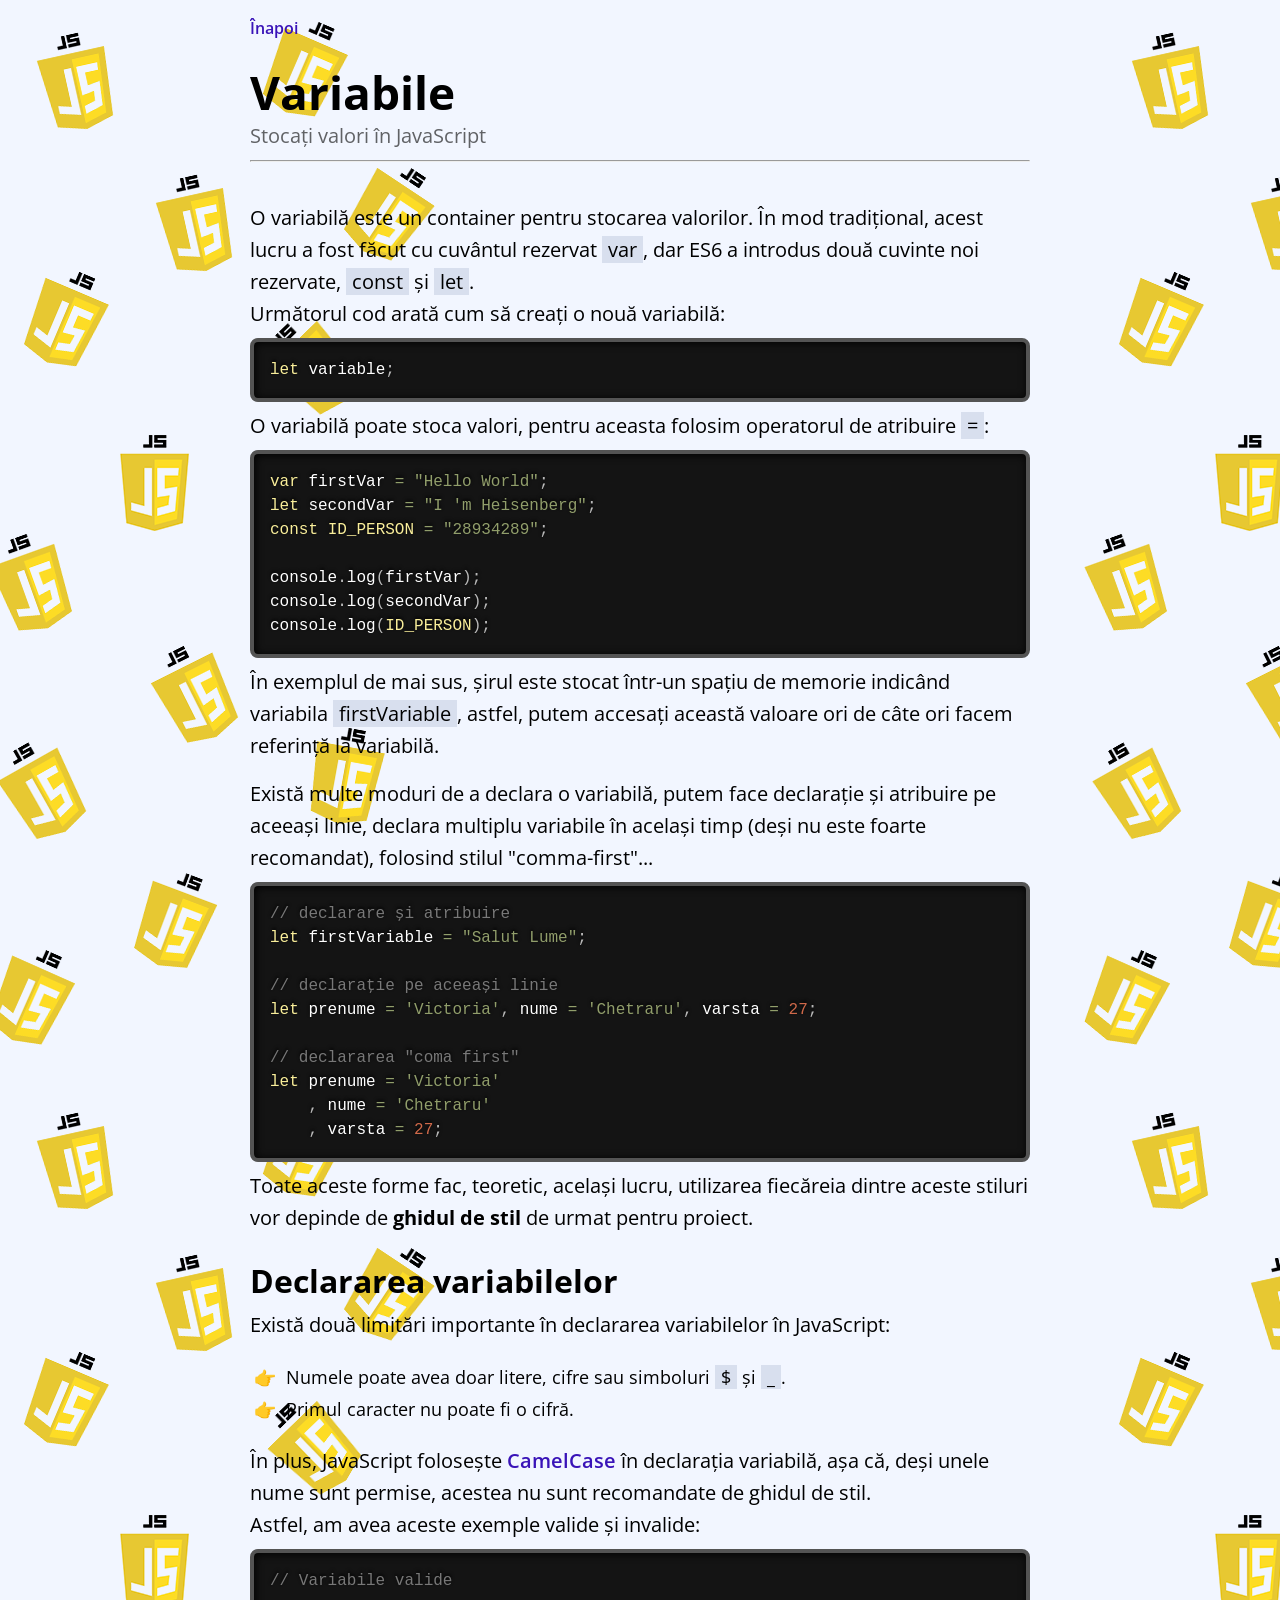
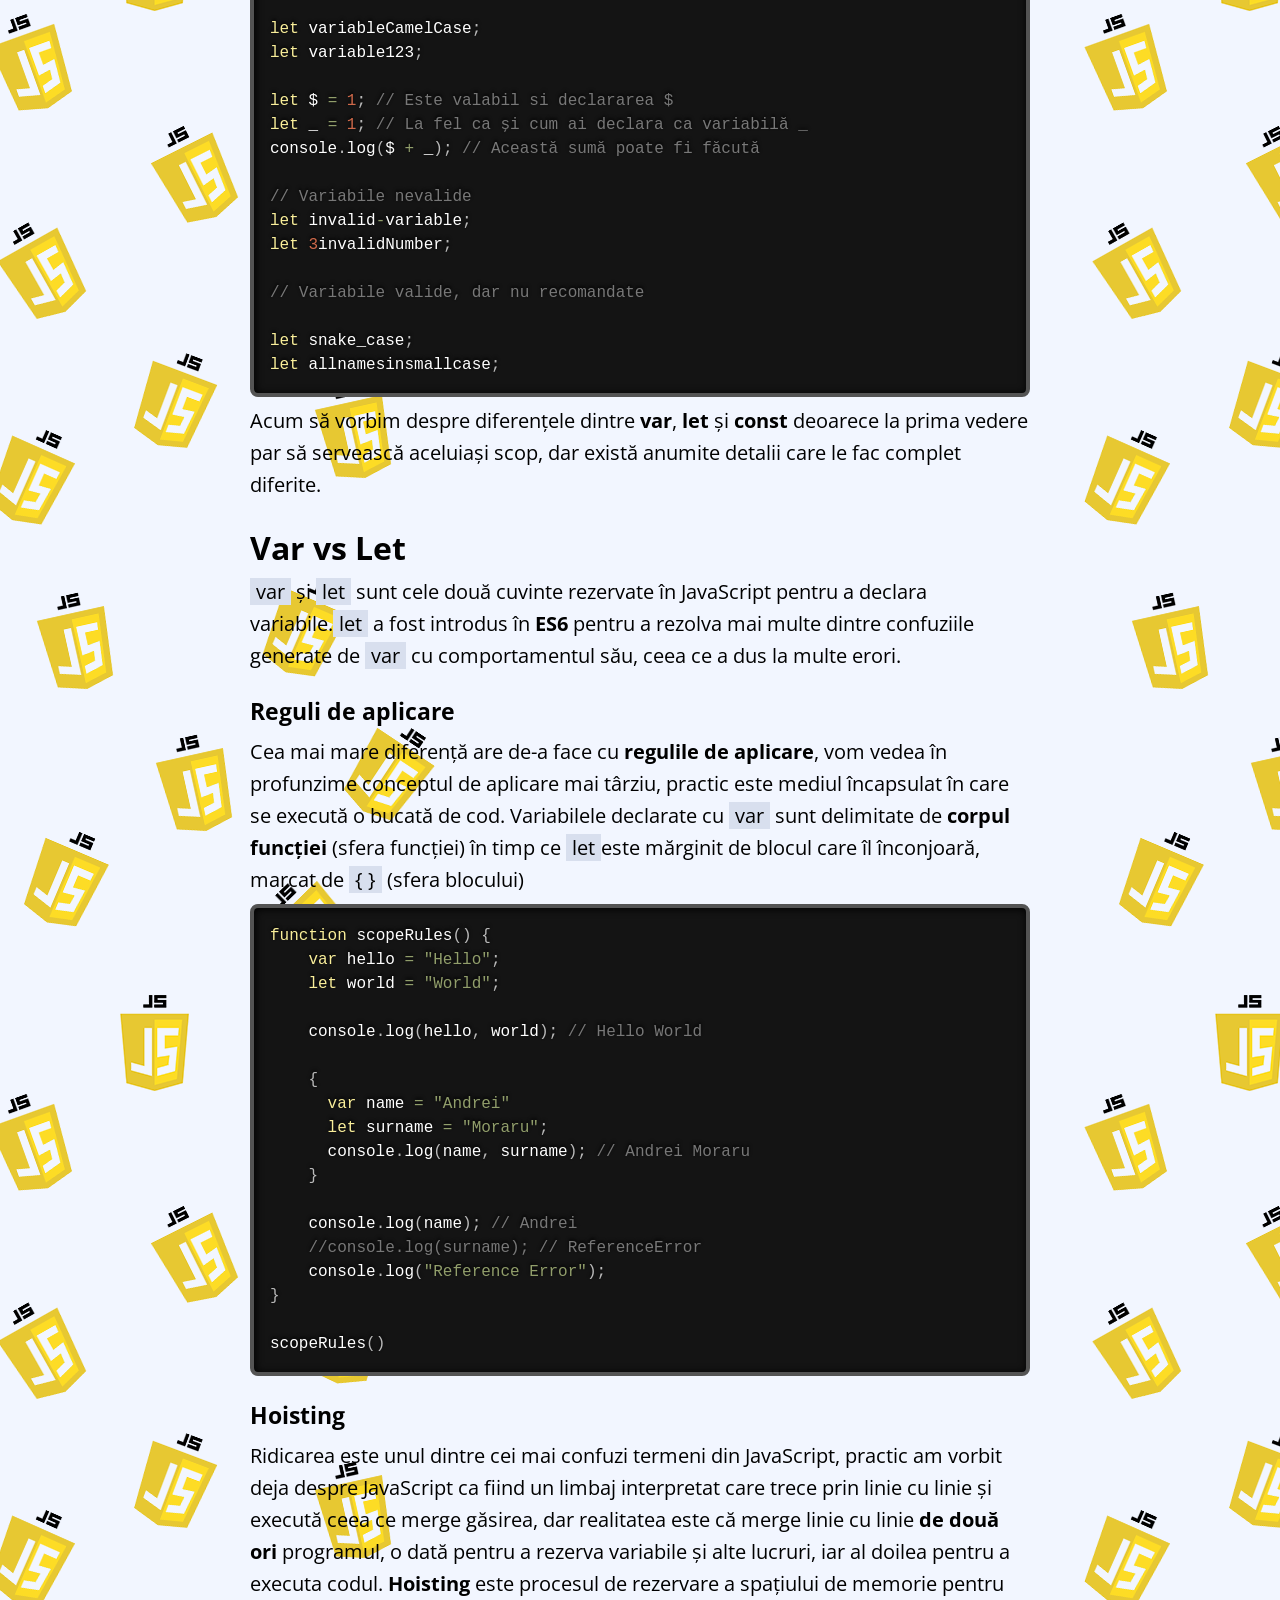
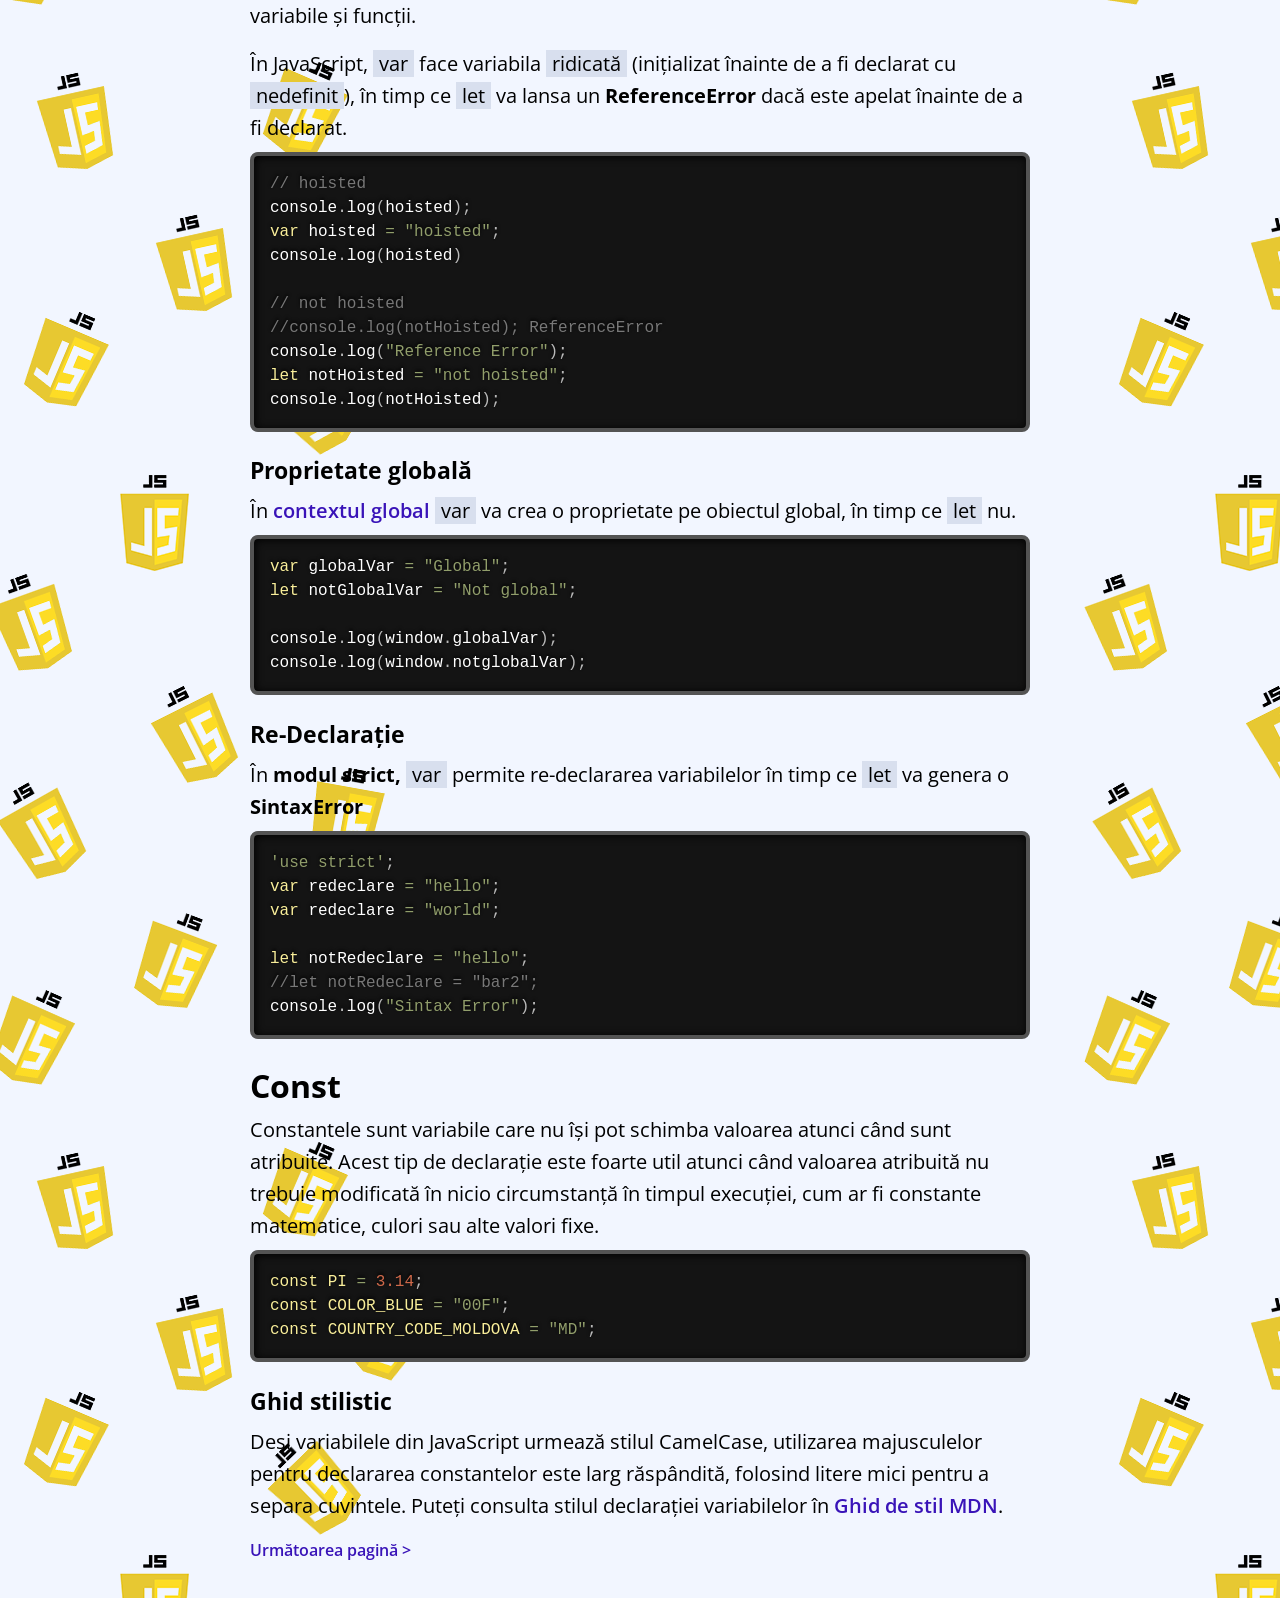
<file: Javascript-Course-main/beginner/3_variabile/index.html>
<!DOCTYPE html>
<html lang="ro">
  <head>
    <meta charset="UTF-8" />
    <meta http-equiv="X-UA-Compatible" content="IE=edge" />
    <meta name="viewport" content="width=device-width, initial-scale=1.0" />
    <meta
      name="theme-color"
      media="(prefers-color-scheme: light)"
      content="#f2f6ff"
    />
    <meta
      name="theme-color"
      media="(prefers-color-scheme: dark)"
      content="#2B2830"
    />
    <title>Variabile</title>
    <link rel="stylesheet" href="../../styles.css" />
    <link rel="stylesheet" href="../../prism.css" />
  </head>

  <body>
    <div class="container">
      <div class="section">
        <a class="back-button" href="/beginner/index.html"> Înapoi</a>
        <h1>Variabile</h1>
        <p class="caption">Stocați valori în JavaScript</p>
        <hr class="separator" />

        <p>
          O variabilă este un container pentru stocarea valorilor. În mod
          tradițional, acest lucru a fost făcut cu cuvântul rezervat
          <code>var</code>, dar ES6 a introdus două cuvinte noi rezervate,
          <code>const</code> și <code>let</code>.
        </p>
        <p>Următorul cod arată cum să creați o nouă variabilă:</p>
        <pre><code class="lang-javascript"><span class="hljs-keyword">let</span> <span class="hljs-keyword">variable</span>;
</code></pre>
        <p>
          O variabilă poate stoca valori, pentru aceasta folosim operatorul de
          atribuire <code>=</code>:
        </p>
        <pre><code class="lang-javascript">var firstVar = <span class="hljs-string">"Hello World"</span><span class="hljs-comment">;</span>
let secondVar = <span class="hljs-string">"I 'm Heisenberg"</span><span class="hljs-comment">;</span>
const ID_PERSON = <span class="hljs-string">"28934289"</span><span class="hljs-comment">;</span>

console.log(firstVar)<span class="hljs-comment">;</span>
console.log(secondVar)<span class="hljs-comment">;</span>
console.log(ID_PERSON)<span class="hljs-comment">;</span>
</code></pre>

        <p>
          În exemplul de mai sus, șirul este stocat într-un spațiu de memorie
          indicând variabila <code>firstVariable</code>, astfel, putem accesați
          această valoare ori de câte ori facem referință la variabilă.
        </p>
        <br />
        <p>
          Există multe moduri de a declara o variabilă, putem face declarație și
          atribuire pe aceeași linie, declara multiplu variabile în același timp
          (deși nu este foarte recomandat), folosind stilul
          &quot;comma-first&quot;...
        </p>
        <pre><code class="lang-javascript">// declarare și atribuire
<span class="hljs-keyword">let</span> <span class="hljs-attr">firstVariable</span> = <span class="hljs-string">"Salut Lume"</span>;

// declarație pe aceeași linie
<span class="hljs-keyword">let</span> <span class="hljs-attr">prenume</span> = 'Victoria', <span class="hljs-attr">nume</span> = 'Chetraru', <span class="hljs-attr">varsta</span> = <span class="hljs-number">27</span>;

// declararea <span class="hljs-string">"coma first"</span>
<span class="hljs-keyword">let</span> <span class="hljs-attr">prenume</span> = 'Victoria'
    , <span class="hljs-attr">nume</span> = 'Chetraru'
    , <span class="hljs-attr">varsta</span> = <span class="hljs-number">27</span>;
</code></pre>
        <p>
          Toate aceste forme fac, teoretic, același lucru, utilizarea fiecăreia
          dintre aceste stiluri vor depinde de <strong>ghidul de stil</strong>
          de urmat pentru proiect.
        </p>
        <h2 id="declaraci-n-de-variables">Declararea variabilelor</h2>
        <p>
          Există două limitări importante în declararea variabilelor în
          JavaScript:
        </p>
        <ol>
          <li>
            Numele poate avea doar litere, cifre sau simboluri
            <code>$</code> și <code>_</code>.
          </li>
          <li>Primul caracter nu poate fi o cifră.</li>
        </ol>
        <p>
          În plus, JavaScript folosește
          <a href="https://developer.mozilla.org/en-US/docs/Glossary/Camel_case"
            >CamelCase</a
          >
          în declarația variabilă, așa că, deși unele nume sunt permise, acestea
          nu sunt recomandate de ghidul de stil.
        </p>
        <p>Astfel, am avea aceste exemple valide și invalide:</p>
        <pre><code class="lang-javascript"><span class="hljs-comment">// Variabile valide</span>

<span class="hljs-keyword">let</span> variableCamelCase;
<span class="hljs-keyword">let</span> variable123;

<span class="hljs-keyword">let</span> $ = <span class="hljs-number">1</span>; <span class="hljs-comment">// Este valabil si declararea $</span>
<span class="hljs-keyword">let</span> _ = <span class="hljs-number">1</span>; <span class="hljs-comment">// La fel ca și cum ai declara ca variabilă _</span>
console.<span class="hljs-keyword">log</span>($ + _); <span class="hljs-comment">// Această sumă poate fi făcută</span>

<span class="hljs-comment">// Variabile nevalide</span>
<span class="hljs-keyword">let</span> <span class="hljs-built_in">invalid</span><span class="hljs-params">-variable</span>;
<span class="hljs-keyword">let</span> <span class="hljs-number">3</span>invalidNumber;

<span class="hljs-comment">// Variabile valide, dar nu recomandate</span>

<span class="hljs-keyword">let</span> snake_case;
<span class="hljs-keyword">let</span> allnamesinsmallcase;
</code></pre>
        <p>
          Acum să vorbim despre diferențele dintre <strong>var</strong>,
          <strong>let</strong> și <strong>const</strong> deoarece la prima
          vedere par să servească aceluiași scop, dar există anumite detalii
          care le fac complet diferite.
        </p>
        <h2 id="var-vs-let">Var vs Let</h2>
        <p>
          <code>var</code> și <code>let</code> sunt cele două cuvinte rezervate
          în JavaScript pentru a declara variabile.<code>let</code> a fost
          introdus în <strong>ES6</strong> pentru a rezolva mai multe dintre
          confuziile generate de <code>var</code> cu comportamentul său, ceea ce
          a dus la multe erori.
        </p>
        <h3 id="reglas-de-scope">Reguli de aplicare</h3>
        <p>
          Cea mai mare diferență are de-a face cu
          <strong>regulile de aplicare</strong>, vom vedea în profunzime
          conceptul de aplicare mai târziu, practic este mediul încapsulat în
          care se execută o bucată de cod. Variabilele declarate cu
          <code>var</code> sunt delimitate de
          <strong>corpul funcției</strong> (sfera funcției) în timp ce
          <code>let</code>este mărginit de blocul care îl înconjoară, marcat de
          <code>{ }</code> (sfera blocului)
        </p>

        <pre><code class="lang-javascript"><span class="hljs-function"><span class="hljs-keyword">function</span> <span class="hljs-title">scopeRules</span>(<span class="hljs-params"></span>) </span>{
    <span class="hljs-keyword">var</span> hello = <span class="hljs-string">"Hello"</span>;
    <span class="hljs-keyword">let</span> world = <span class="hljs-string">"World"</span>;

    <span class="hljs-built_in">console</span>.log(hello, world); <span class="hljs-comment">// Hello World</span>

    {
      <span class="hljs-keyword">var</span> name = <span class="hljs-string">"Andrei"</span>
      <span class="hljs-keyword">let</span> surname = <span class="hljs-string">"Moraru"</span>;
      <span class="hljs-built_in">console</span>.log(name, surname); <span class="hljs-comment">// Andrei Moraru</span>
    }

    <span class="hljs-built_in">console</span>.log(name); <span class="hljs-comment">// Andrei</span>
    <span class="hljs-comment">//console.log(surname); // ReferenceError</span>
    <span class="hljs-built_in">console</span>.log(<span class="hljs-string">"Reference Error"</span>);
}

scopeRules()
</code></pre>
        <h3 id="hoisting">Hoisting</h3>
        <p>
          Ridicarea este unul dintre cei mai confuzi termeni din JavaScript,
          practic am vorbit deja despre JavaScript ca fiind un limbaj
          interpretat care trece prin linie cu linie și execută ceea ce merge
          găsirea, dar realitatea este că merge linie cu linie
          <strong>de două ori</strong> programul, o dată pentru a rezerva
          variabile și alte lucruri, iar al doilea pentru a executa codul.
          <strong>Hoisting</strong> este procesul de rezervare a spațiului de
          memorie pentru variabile și funcții.
        </p>
        <br />
        <p>
          În JavaScript, <code>var</code> face variabila
          <code>ridicată</code> (inițializat înainte de a fi declarat cu
          <code>nedefinit</code>), în timp ce <code>let</code> va lansa un
          <strong>ReferenceError</strong> dacă este apelat înainte de a fi
          declarat.
        </p>
        <pre><code class="lang-javascript"><span class="hljs-comment">// hoisted</span>
<span class="hljs-built_in">console</span>.log(hoisted);
<span class="hljs-keyword">var</span> hoisted = <span class="hljs-string">"hoisted"</span>;
<span class="hljs-built_in">console</span>.log(hoisted)

<span class="hljs-comment">// not hoisted</span>
<span class="hljs-comment">//console.log(notHoisted); ReferenceError</span>
<span class="hljs-built_in">console</span>.log(<span class="hljs-string">"Reference Error"</span>);
<span class="hljs-keyword">let</span> notHoisted = <span class="hljs-string">"not hoisted"</span>;
<span class="hljs-built_in">console</span>.log(notHoisted);
</code></pre>
        <h3 id="propiedad-global">Proprietate globală</h3>
        <p>
          În
          <a href="/advanced/2_global_namespace/index.html">contextul global</a>
          <code>var</code> va crea o proprietate pe obiectul global, în timp ce
          <code>let</code> nu.
        </p>
        <pre><code class="lang-javascript"><span class="hljs-keyword">var</span> globalVar = <span class="hljs-string">"Global"</span>;
<span class="hljs-keyword">let</span> notGlobalVar = <span class="hljs-string">"Not global"</span>;

<span class="hljs-built_in">console</span>.log(<span class="hljs-built_in">window</span>.globalVar);
<span class="hljs-built_in">console</span>.log(<span class="hljs-built_in">window</span>.notglobalVar);
</code></pre>
        <h3 id="re-declaraci-n">Re-Declarație</h3>
        <p>
          În <strong>modul strict,</strong> <code>var</code> permite
          re-declararea variabilelor în timp ce <code>let</code> va genera o
          <strong>SintaxError</strong>
        </p>
        <pre><code class="lang-javascript"><span class="hljs-meta">'use strict'</span>;
<span class="hljs-keyword">var</span> redeclare = <span class="hljs-string">"hello"</span>;
<span class="hljs-keyword">var</span> redeclare = <span class="hljs-string">"world"</span>; 

<span class="hljs-keyword">let</span> notRedeclare = <span class="hljs-string">"hello"</span>; 
<span class="hljs-comment">//let notRedeclare = "bar2"; </span>
<span class="hljs-built_in">console</span>.log(<span class="hljs-string">"Sintax Error"</span>);
</code></pre>
        <h2 id="const">Const</h2>
        <p>
          Constantele sunt variabile care nu își pot schimba valoarea atunci
          când sunt atribuite. Acest tip de declarație este foarte util atunci
          când valoarea atribuită nu trebuie modificată în nicio circumstanță în
          timpul execuției, cum ar fi constante matematice, culori sau alte
          valori fixe.
        </p>
        <pre><code class="lang-javascript"><span class="hljs-keyword">const</span> <span class="hljs-built_in">PI</span> = <span class="hljs-number">3.14</span>;
<span class="hljs-keyword">const</span> COLOR_BLUE = <span class="hljs-string">"00F"</span>;
<span class="hljs-keyword">const</span> COUNTRY_CODE_MOLDOVA = <span class="hljs-string">"MD"</span>;
</code></pre>
        <h3 id="gu-a-de-estilos">Ghid stilistic</h3>
        <p>
          Deși variabilele din JavaScript urmează stilul CamelCase, utilizarea
          majusculelor pentru declararea constantelor este larg răspândită,
          folosind litere mici pentru a separa cuvintele. Puteți consulta stilul
          declarației variabilelor în
          <a
            href="https://developer.mozilla.org/en-US/docs/MDN/Guidelines/Code_guidelines/JavaScript#variables"
            >Ghid de stil MDN</a
          >.
        </p>
        <a class="back-button" href="/beginner/4_tipuri_date/index.html"
          >Următoarea pagină &gt;</a
        >
      </div>
    </div>

    <script src="../../prism.js"></script>
    <script src="index.js"></script>
  </body>
</html>
</file>
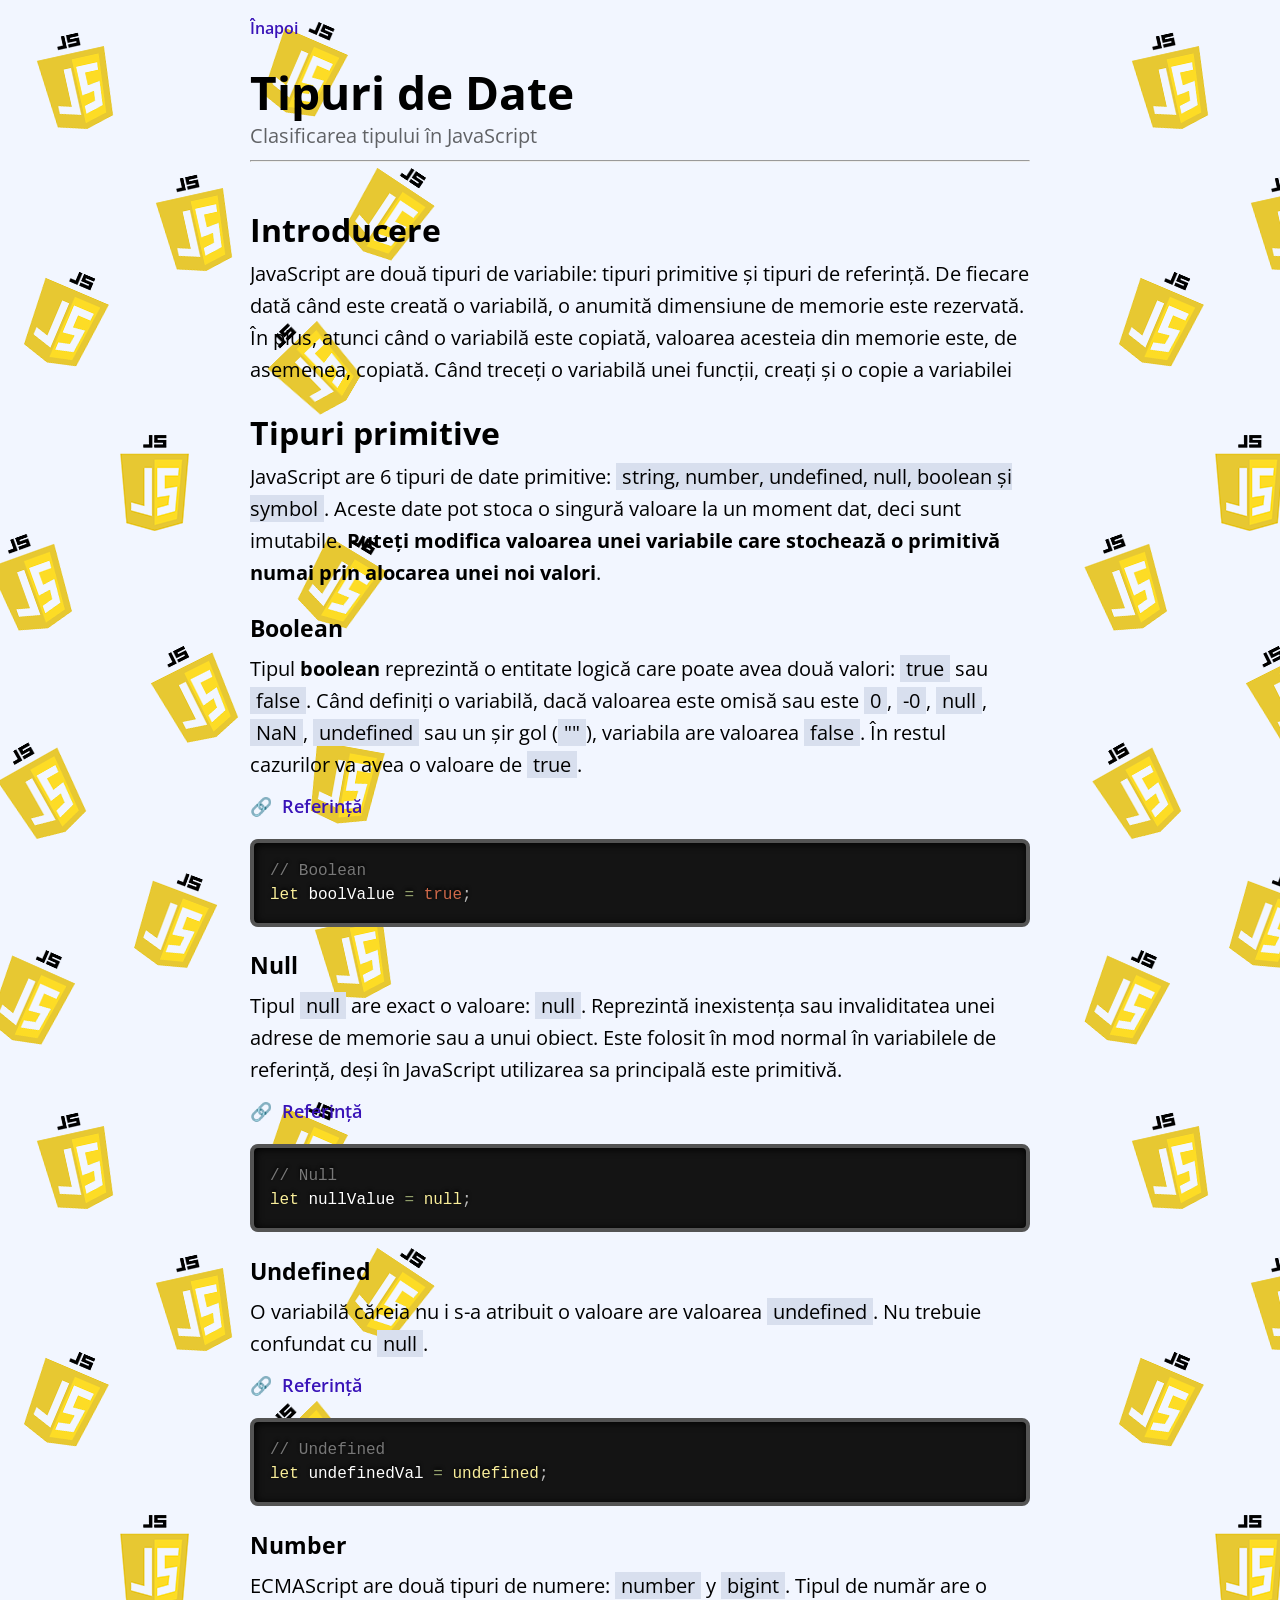
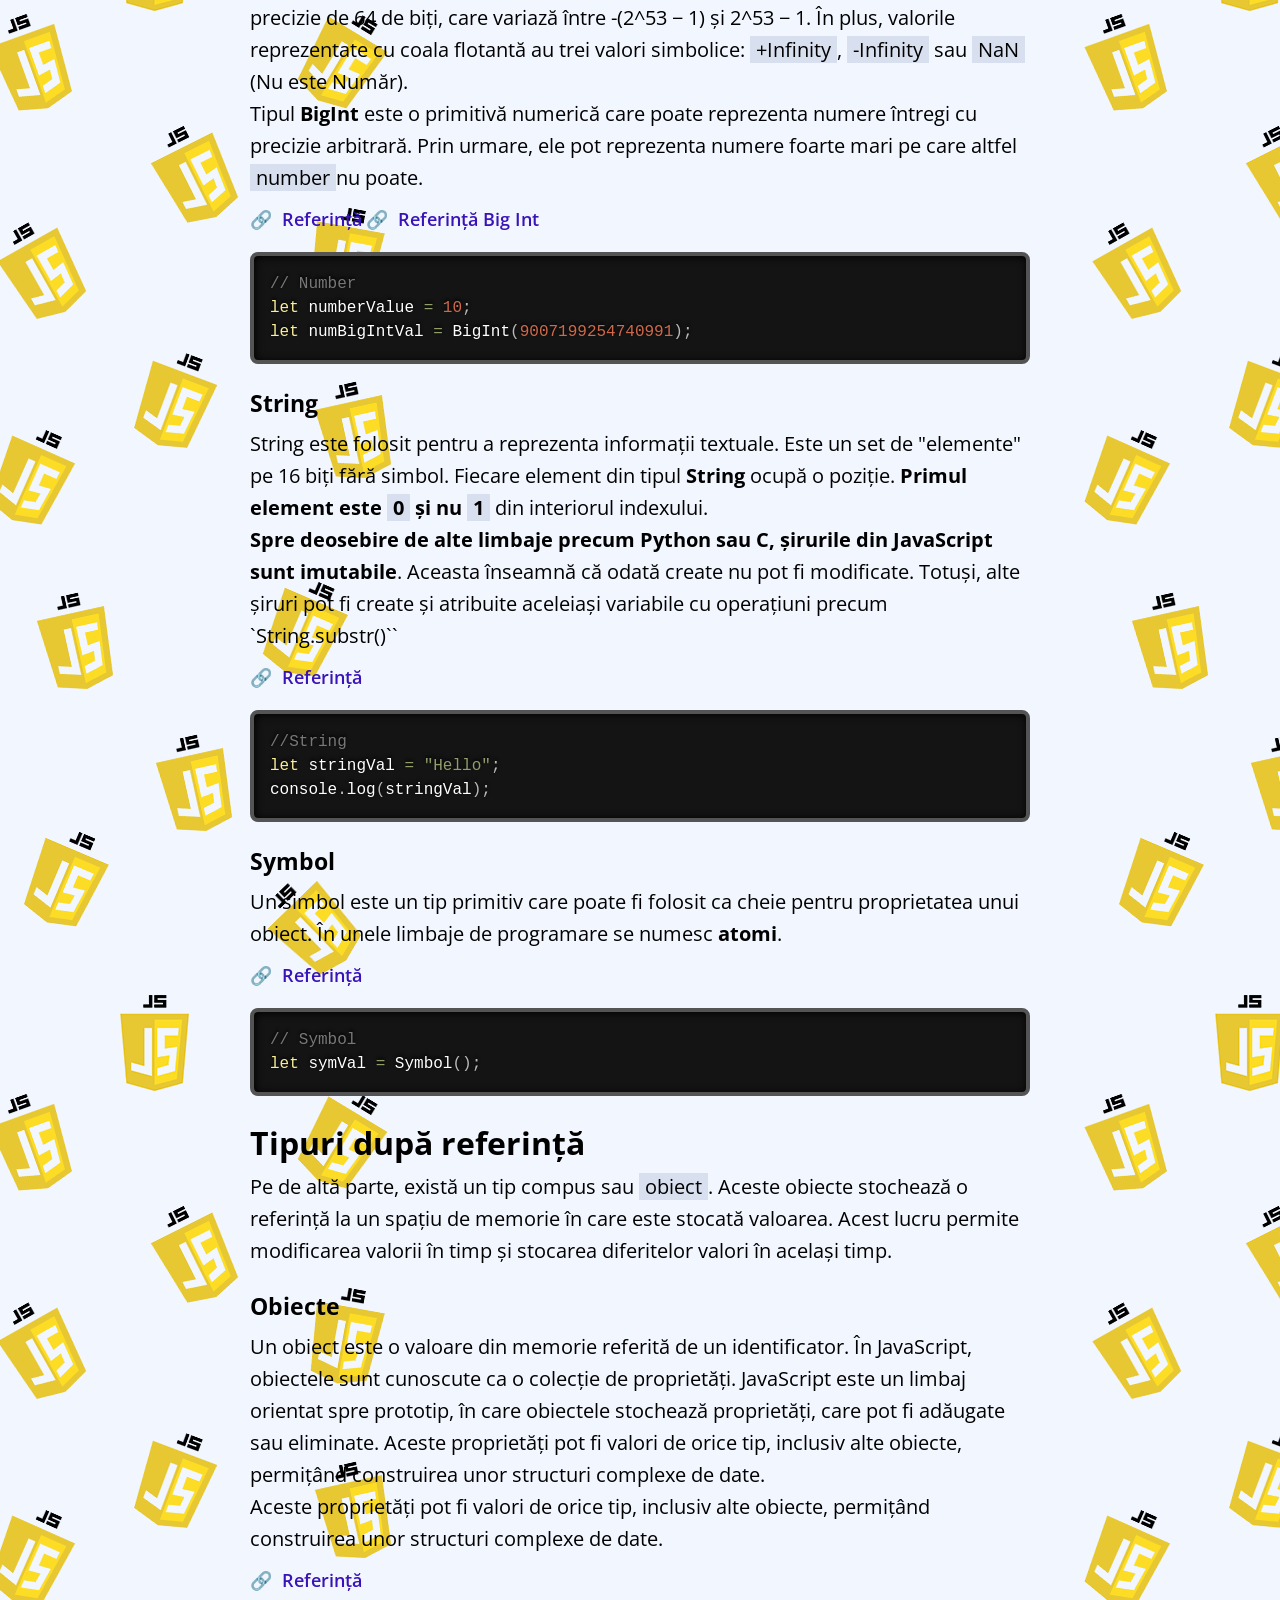
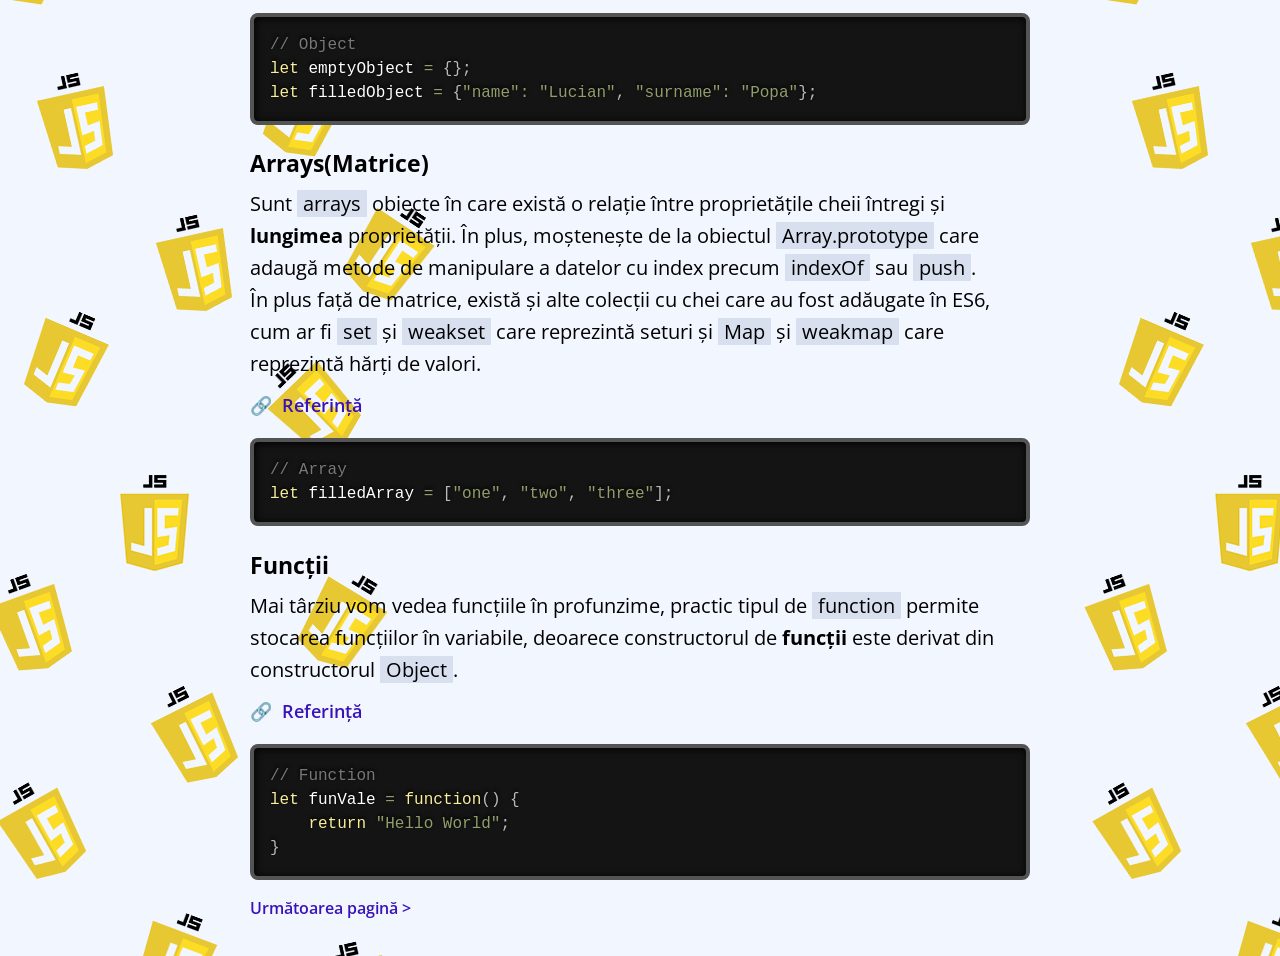
<file: Javascript-Course-main/beginner/4_tipuri_date/index.html>
<!DOCTYPE html>
<html lang="en">
  <head>
    <meta charset="UTF-8" />
    <meta http-equiv="X-UA-Compatible" content="IE=edge" />
    <meta name="viewport" content="width=device-width, initial-scale=1.0" />
    <meta
      name="theme-color"
      media="(prefers-color-scheme: light)"
      content="#f2f6ff"
    />
    <meta
      name="theme-color"
      media="(prefers-color-scheme: dark)"
      content="#2B2830"
    />
    <title>Tipuri de Date</title>
    <link rel="stylesheet" href="../../styles.css" />
    <link rel="stylesheet" href="../../prism.css" />
  </head>

  <body>
    <div class="container">
      <div class="section">
        <a class="back-button" href="/beginner/index.html"> Înapoi</a>
        <h1>Tipuri de Date</h1>
        <p class="caption">Clasificarea tipului în JavaScript</p>
        <hr class="separator" />

        <h2 id="introducci-n">Introducere</h2>
        <p>
          JavaScript are două tipuri de variabile: tipuri primitive și tipuri de
          referință. De fiecare dată când este creată o variabilă, o anumită
          dimensiune de memorie este rezervată. În plus, atunci când o variabilă
          este copiată, valoarea acesteia din memorie este, de asemenea,
          copiată. Când treceți o variabilă unei funcții, creați și o copie a
          variabilei
        </p>
        <h2 id="tipos-primitivos">Tipuri primitive</h2>
        <p>
          JavaScript are 6 tipuri de date primitive:
          <code>string, number, undefined, null, boolean și symbol</code>.
          Aceste date pot stoca o singură valoare la un moment dat, deci sunt
          imutabile.
          <strong
            >Puteți modifica valoarea unei variabile care stochează o primitivă
            numai prin alocarea unei noi valori</strong
          >.
        </p>
        <h3 id="boolean">Boolean</h3>
        <p>
          Tipul <b>boolean</b> reprezintă o entitate logică care poate avea două
          valori: <code>true</code> sau <code>false</code>. Când definiți o
          variabilă, dacă valoarea este omisă sau este <code>0</code>,
          <code>-0</code>, <code>null</code>, <code>NaN</code>,
          <code>undefined</code> sau un șir gol (<code>&quot;&quot;</code>),
          variabila are valoarea <code>false</code>. În restul cazurilor va avea
          o valoare de <code>true</code>.
        </p>
        <a
          class="reference"
          href="https://developer.mozilla.org/en-US/docs/Web/JavaScript/Reference/Global_Objects/Boolean"
          target="_blank"
          >Referință</a
        >
        <pre>
<code class="language-javascript">// Boolean
let boolValue = true;</code>
</pre>
        <h3 id="null">Null</h3>
        <p>
          Tipul <code>null</code> are exact o valoare: <code>null</code>.
          Reprezintă inexistența sau invaliditatea unei adrese de memorie sau a
          unui obiect. Este folosit în mod normal în variabilele de referință,
          deși în JavaScript utilizarea sa principală este primitivă.
        </p>
        <a
          class="reference"
          href="https://developer.mozilla.org/en-US/docs/Glossary/Null"
          target="_blank"
          >Referință</a
        >
        <pre>
<code class="language-javascript">// Null
let nullValue = null;</code>
</pre>
        <h3 id="undefined">Undefined</h3>
        <p>
          O variabilă căreia nu i s-a atribuit o valoare are valoarea
          <code>undefined</code>. Nu trebuie confundat cu <code>null</code>.
        </p>
        <a
          class="reference"
          href="https://developer.mozilla.org/en-US/docs/Glossary/undefined"
          target="_blank"
          >Referință</a
        >
        <pre>
<code class="language-javascript">// Undefined
let undefinedVal = undefined;</code>
</pre>
        <h3 id="number">Number</h3>
        <p>
          ECMAScript are două tipuri de numere: <code>number</code> y
          <code>bigint</code>. Tipul de număr are o precizie de 64 de biți, care
          variază între -(2^53 − 1) și 2^53 − 1. În plus, valorile reprezentate
          cu coala flotantă au trei valori simbolice: <code>+Infinity</code>,
          <code>-Infinity</code> sau <code>NaN</code> (Nu este Număr).
        </p>
        <p>
          Tipul <strong>BigInt</strong> este o primitivă numerică care poate
          reprezenta numere întregi cu precizie arbitrară. Prin urmare, ele pot
          reprezenta numere foarte mari pe care altfel <code>number</code>nu
          poate.
        </p>
        <a
          class="reference"
          href="https://developer.mozilla.org/en-US/docs/Web/JavaScript/Reference/Global_Objects/Number"
          target="_blank"
          >Referință</a
        >
        <a
          class="reference"
          href="https://developer.mozilla.org/en-US/docs/Web/JavaScript/Reference/Global_Objects/BigInt"
          target="_blank"
          >Referință Big Int</a
        >
        <pre>
<code class="language-javascript">// Number
let numberValue = 10;
let numBigIntVal = BigInt(9007199254740991);</code>
</pre>
        <h3 id="string">String</h3>
        <p>
          String este folosit pentru a reprezenta informații textuale. Este un
          set de &quot;elemente&quot; pe 16 biți fără simbol. Fiecare element
          din tipul <strong>String</strong> ocupă o poziție.
          <strong
            >Primul element este <code>0</code> și nu <code>1</code></strong
          >
          din interiorul indexului.
        </p>
        <p>
          <strong
            >Spre deosebire de alte limbaje precum Python sau C, șirurile din
            JavaScript sunt imutabile</strong
          >. Aceasta înseamnă că odată create nu pot fi modificate. Totuși, alte
          șiruri pot fi create și atribuite aceleiași variabile cu operațiuni
          precum `String.substr()``
        </p>
        <a
          class="reference"
          href="https://developer.mozilla.org/en-US/docs/Web/JavaScript/Reference/Global_Objects/String"
          target="_blank"
          >Referință</a
        >
        <pre>
<code class="language-javascript">//String
let stringVal = "Hello";
console.log(stringVal);</code>
</pre>
        <h3 id="symbol">Symbol</h3>
        <p>
          Un simbol este un tip primitiv care poate fi folosit ca cheie pentru
          proprietatea unui obiect. În unele limbaje de programare se numesc
          <strong>atomi</strong>.
        </p>
        <a
          class="reference"
          href="https://developer.mozilla.org/en-US/docs/Glossary/Symbol"
          target="_blank"
          >Referință</a
        >
        <pre>
<code class="language-javascript">// Symbol
let symVal = Symbol();</code>
</pre>
        <h2 id="tipos-por-referencia">Tipuri după referință</h2>
        <p>
          Pe de altă parte, există un tip compus sau <code>obiect</code>. Aceste
          obiecte stochează o referință la un spațiu de memorie în care este
          stocată valoarea. Acest lucru permite modificarea valorii în timp și
          stocarea diferitelor valori în același timp.
        </p>

        <h3 id="objetos">Obiecte</h3>
        <p>
          Un obiect este o valoare din memorie referită de un identificator. În
          JavaScript, obiectele sunt cunoscute ca o colecție de proprietăți.
          JavaScript este un limbaj orientat spre prototip, în care obiectele
          stochează proprietăți, care pot fi adăugate sau eliminate. Aceste
          proprietăți pot fi valori de orice tip, inclusiv alte obiecte,
          permițând construirea unor structuri complexe de date.
        </p>
        <p>
          Aceste proprietăți pot fi valori de orice tip, inclusiv alte obiecte,
          permițând construirea unor structuri complexe de date.
        </p>
        <a
          class="reference"
          href="https://developer.mozilla.org/en-US/docs/Web/JavaScript/Reference/Global_Objects/Object"
          target="_blank"
          >Referință</a
        >
        <pre>
<code class="language-javascript">// Object
let emptyObject = {};
let filledObject = {"name": "Lucian", "surname": "Popa"};</code>
</pre>

        <h3 id="arrays">Arrays(Matrice)</h3>
        <p>
          Sunt <code>arrays</code> obiecte în care există o relație între
          proprietățile cheii întregi și <strong>lungimea</strong> proprietății.
          În plus, moștenește de la obiectul <code>Array.prototype</code> care
          adaugă metode de manipulare a datelor cu index precum
          <code>indexOf</code> sau <code>push</code>.
        </p>
        <p>
          În plus față de matrice, există și alte colecții cu chei care au fost
          adăugate în ES6, cum ar fi <code>set</code> și
          <code>weakset</code> care reprezintă seturi și <code>Map</code> și
          <code>weakmap</code> care reprezintă hărți de valori.
        </p>
        <a
          class="reference"
          href="https://developer.mozilla.org/en-US/docs/Web/JavaScript/Reference/Global_Objects/Array"
          target="_blank"
          >Referință</a
        >
        <pre>
<code class="language-javascript">// Array
let filledArray = ["one", "two", "three"];</code>
</pre>

        <h3 id="funciones">Funcții</h3>
        <p>
          Mai târziu vom vedea funcțiile în profunzime, practic tipul de
          <code>function</code> permite stocarea funcțiilor în variabile,
          deoarece constructorul de <strong>funcții</strong> este derivat din
          constructorul <code>Object</code>.
        </p>
        <a
          class="reference"
          href="https://developer.mozilla.org/en-US/docs/Web/JavaScript/Reference/Global_Objects/Function"
          target="_blank"
          >Referință</a
        >
        <pre>
<code class="language-javascript">// Function
let funVale = function() {
    return "Hello World";
}</code>
</pre>
        <a class="back-button" href="/beginner/5_operatori/index.html"
          >Următoarea pagină &gt;</a
        >
      </div>
    </div>
    <script src="../../prism.js"></script>
    <script type="module" src="index.js"></script>
  </body>
</html>
</file>
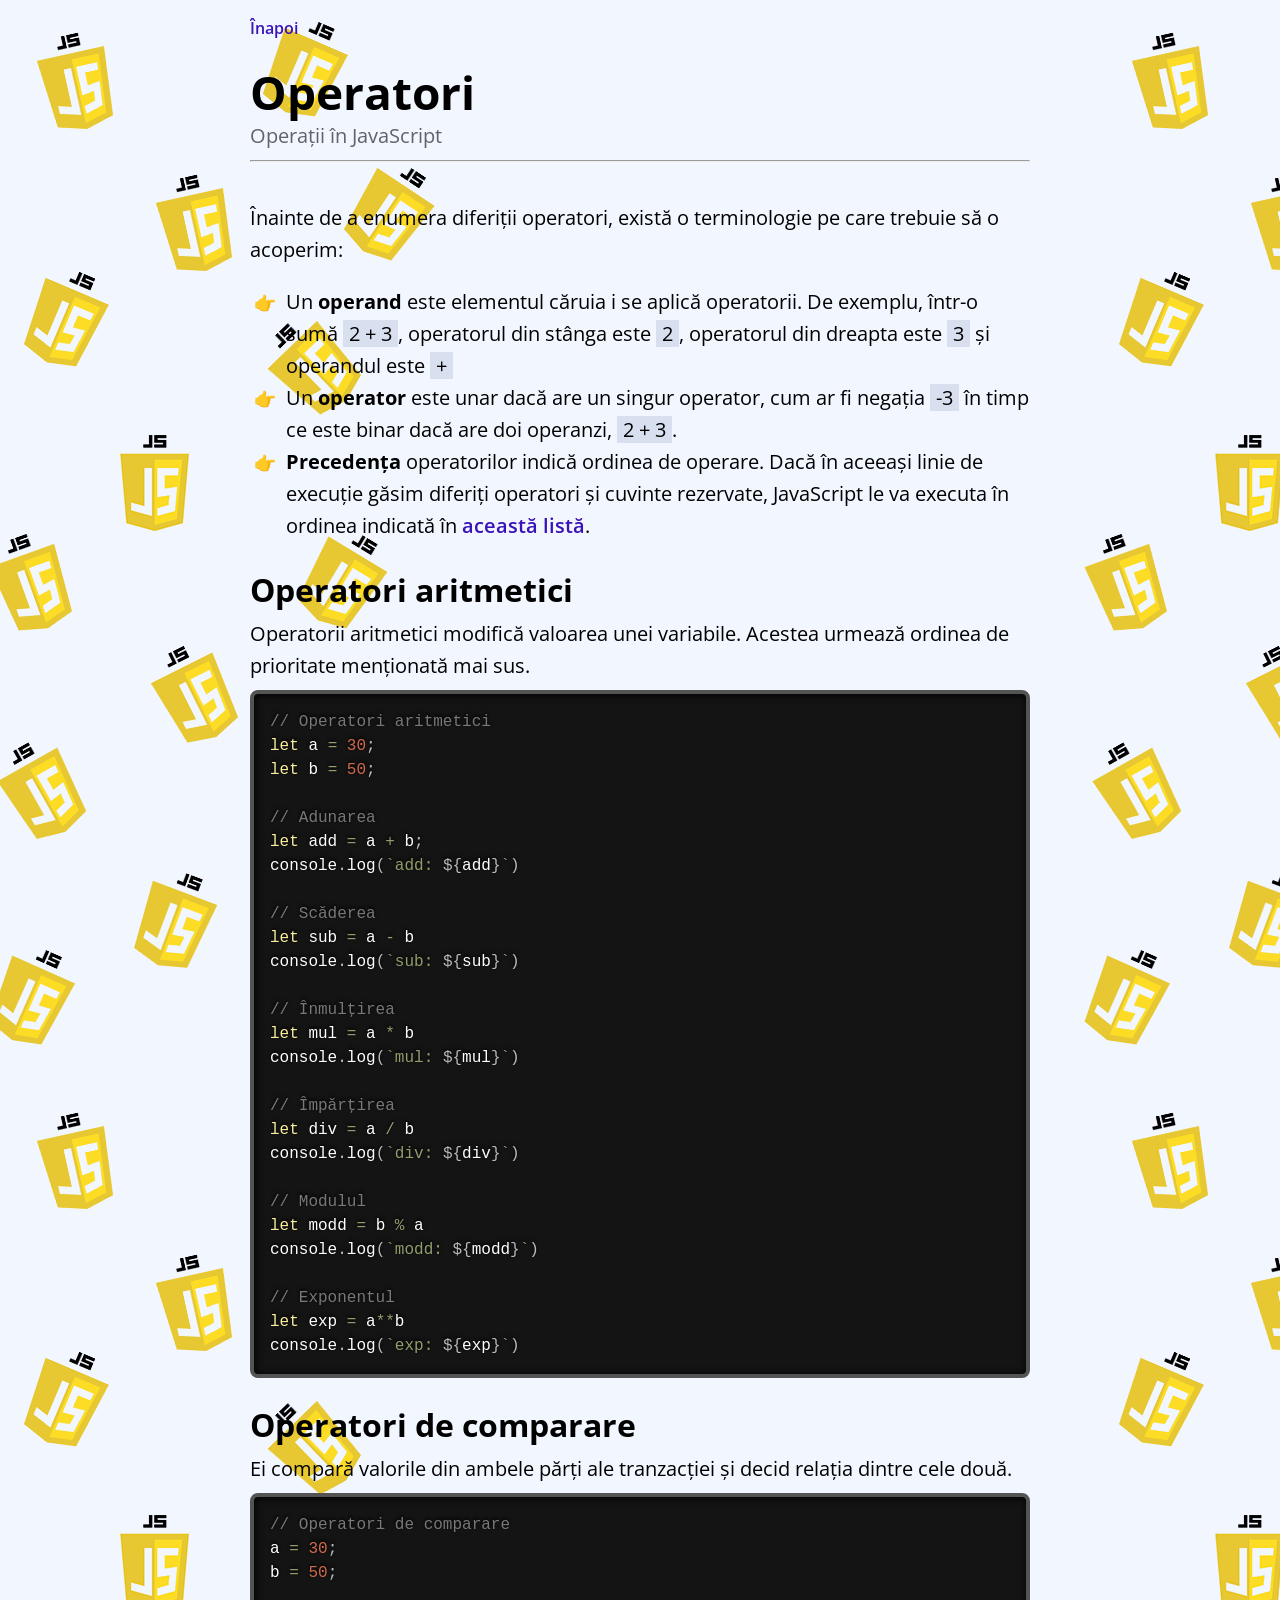
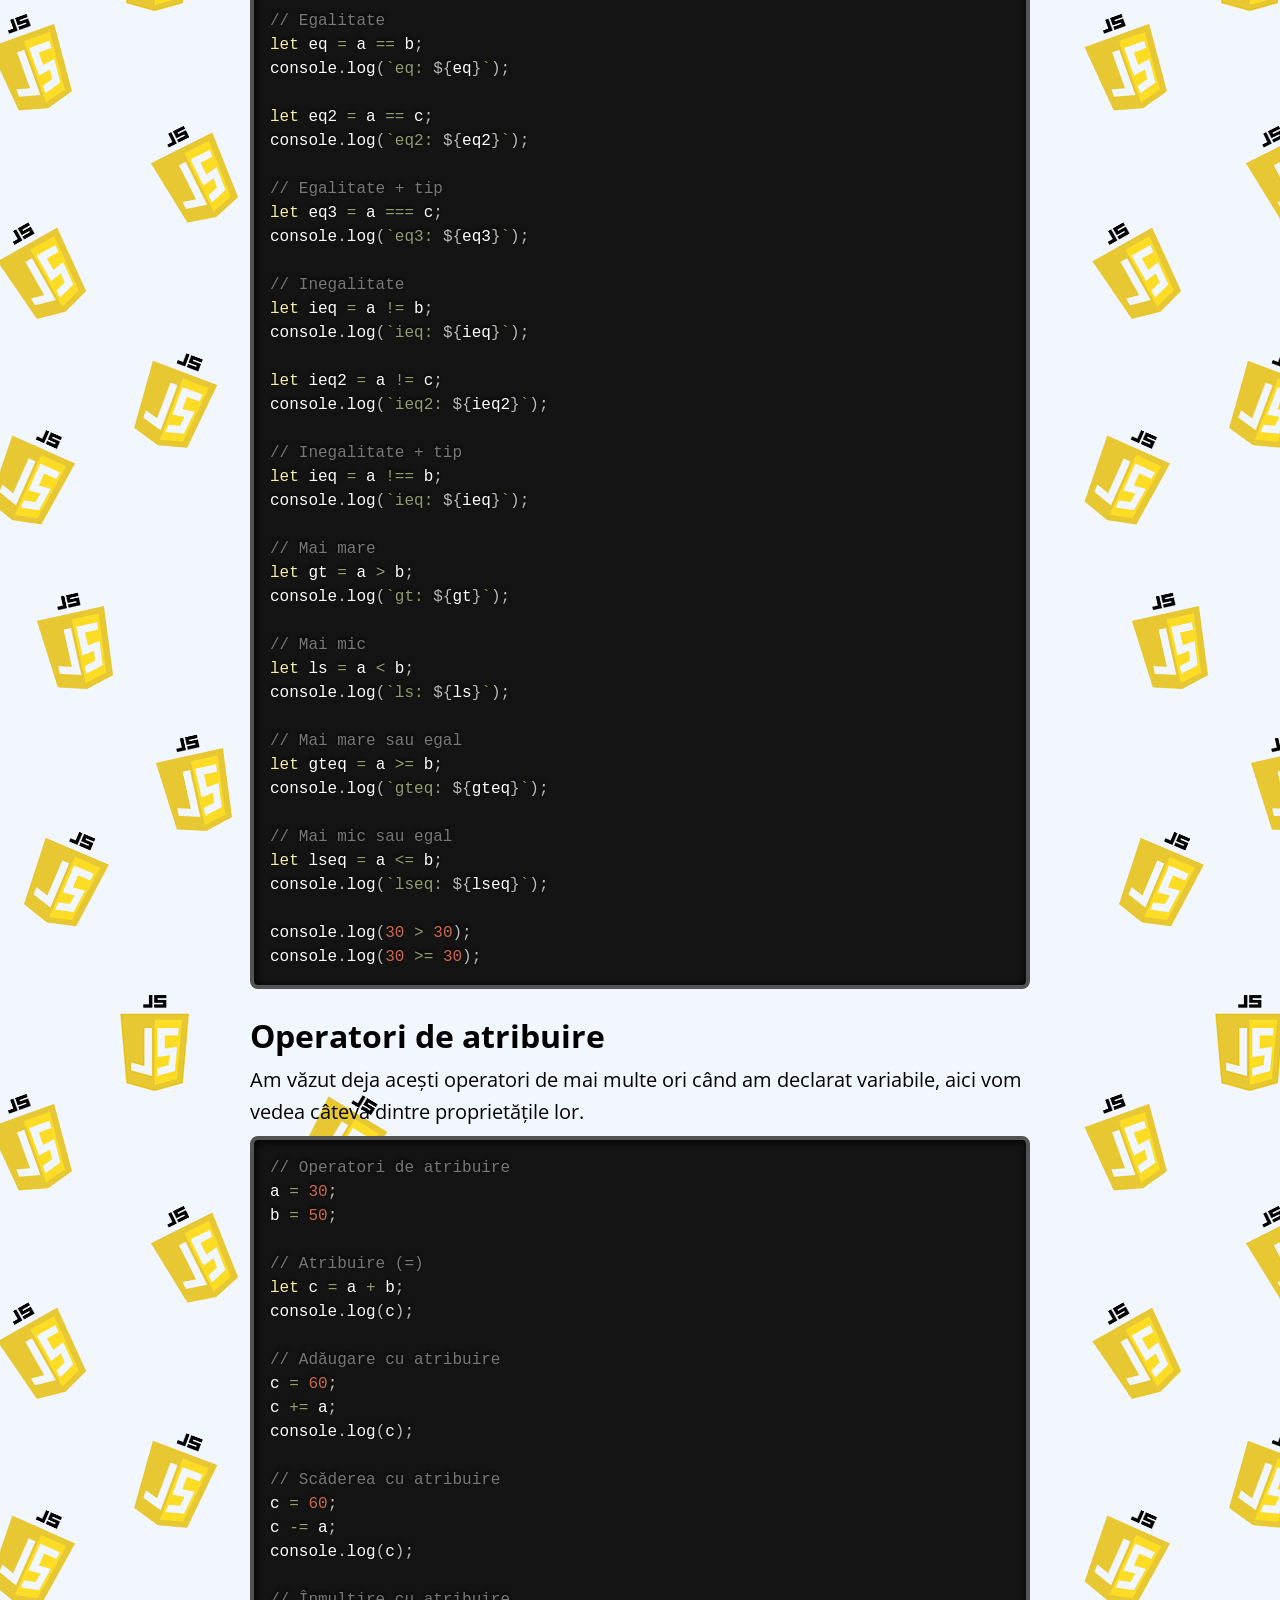
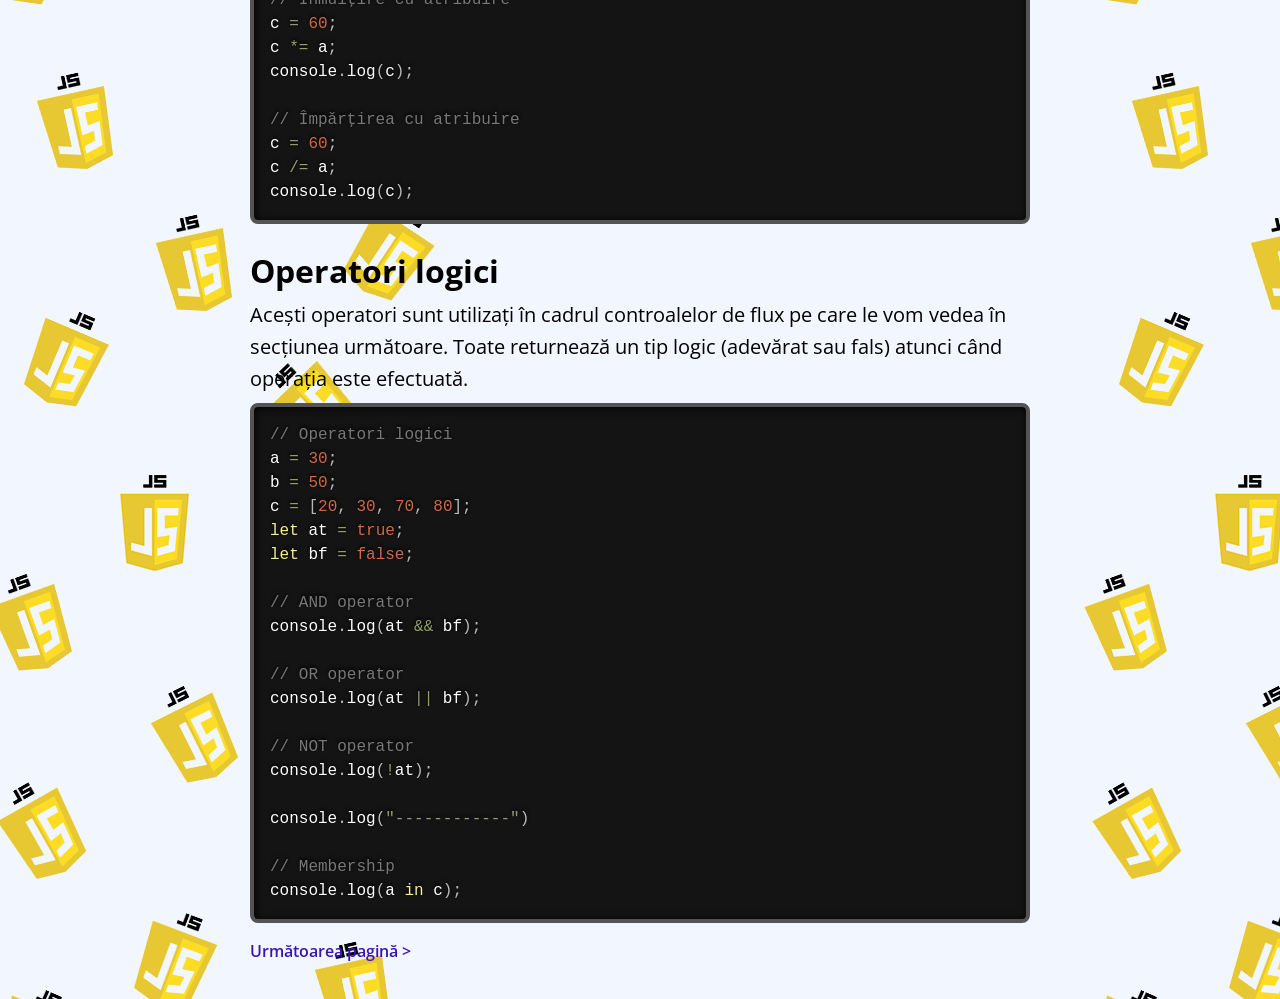
<file: Javascript-Course-main/beginner/5_operatori/index.html>
<!DOCTYPE html>
<html lang="en">
  <head>
    <meta charset="UTF-8" />
    <meta http-equiv="X-UA-Compatible" content="IE=edge" />
    <meta name="viewport" content="width=device-width, initial-scale=1.0" />
    <meta
      name="theme-color"
      media="(prefers-color-scheme: light)"
      content="#f2f6ff"
    />
    <meta
      name="theme-color"
      media="(prefers-color-scheme: dark)"
      content="#2B2830"
    />
    <title>Operadores</title>
    <link rel="stylesheet" href="../../styles.css" />
    <link rel="stylesheet" href="../../prism.css" />
  </head>

  <body>
    <div class="container">
      <div class="section">
        <a class="back-button" href="/beginner/index.html"> Înapoi</a>
        <h1>Operatori</h1>
        <p class="caption">Operații în JavaScript</p>
        <hr class="separator" />

        <p>
          Înainte de a enumera diferiții operatori, există o terminologie pe
          care trebuie să o acoperim:
        </p>
        <ul>
          <li>
            <p>
              Un <strong>operand</strong> este elementul căruia i se aplică
              operatorii. De exemplu, într-o sumă <code>2 + 3</code>, operatorul
              din stânga este <code>2</code>, operatorul din dreapta este
              <code>3</code> și operandul este <code>+</code>
            </p>
          </li>
          <li>
            <p>
              Un <strong>operator</strong> este unar dacă are un singur
              operator, cum ar fi negația <code>-3</code> în timp ce este binar
              dacă are doi operanzi, <code>2 + 3</code>.
            </p>
          </li>
          <li>
            <p>
              <strong>Precedența</strong> operatorilor indică ordinea de
              operare. Dacă în aceeași linie de execuție găsim diferiți
              operatori și cuvinte rezervate, JavaScript le va executa în
              ordinea indicată în
              <a
                href="https://developer.mozilla.org/en-US/docs/Web/JavaScript/Reference/Operators/Operator_Precedence#table"
                target="_blank"
                >această listă</a
              >.
            </p>
          </li>
        </ul>
        <h2 id="operadores-aritm-ticos">Operatori aritmetici</h2>
        <p>
          Operatorii aritmetici modifică valoarea unei variabile. Acestea
          urmează ordinea de prioritate menționată mai sus.
        </p>
        <pre><code class="lang-javascript">// Operatori aritmetici
let a = 30;
let b = 50;

// Adunarea
let add = a + b;
console.log(`add: ${add}`)

// Scăderea
let sub = a - b
console.log(`sub: ${sub}`)

// Înmulțirea
let mul = a * b
console.log(`mul: ${mul}`)

// Împărțirea
let div = a / b
console.log(`div: ${div}`)

// Modulul
let modd = b % a
console.log(`modd: ${modd}`)

// Exponentul
let exp = a**b
console.log(`exp: ${exp}`)</code></pre>
        <h2 id="operadores-de-comparaci-n">Operatori de comparare</h2>
        <p>
          Ei compară valorile din ambele părți ale tranzacției și decid relația
          dintre cele două.
        </p>
        <pre><code class="lang-javascript">// Operatori de comparare
a = 30;
b = 50;

// Egalitate
let eq = a == b;
console.log(`eq: ${eq}`);

let eq2 = a == c;
console.log(`eq2: ${eq2}`);

// Egalitate + tip
let eq3 = a === c;
console.log(`eq3: ${eq3}`);

// Inegalitate
let ieq = a != b;
console.log(`ieq: ${ieq}`);

let ieq2 = a != c;
console.log(`ieq2: ${ieq2}`);

// Inegalitate + tip
let ieq = a !== b;
console.log(`ieq: ${ieq}`);

// Mai mare
let gt = a &gt b;
console.log(`gt: ${gt}`);

// Mai mic
let ls = a &lt b;
console.log(`ls: ${ls}`);

// Mai mare sau egal
let gteq = a &gt= b;
console.log(`gteq: ${gteq}`);

// Mai mic sau egal
let lseq = a &lt= b;
console.log(`lseq: ${lseq}`);

console.log(30 &gt 30);
console.log(30 &gt= 30);</code></pre>

        <h2 id="operadores-de-asignaci-n">Operatori de atribuire</h2>
        <p>
          Am văzut deja acești operatori de mai multe ori când am declarat
          variabile, aici vom vedea câteva dintre proprietățile lor.
        </p>
        <pre><code class="lang-javascript">// Operatori de atribuire
a = 30;
b = 50;

// Atribuire (=)
let c = a + b;
console.log(c);

// Adăugare cu atribuire
c = 60;
c += a;
console.log(c);

// Scăderea cu atribuire
c = 60;
c -= a;
console.log(c);

// Înmulțire cu atribuire
c = 60;
c *= a;
console.log(c);

// Împărțirea cu atribuire
c = 60;
c /= a;
console.log(c);</code></pre>
        <h2 id="operadores-l-gicos">Operatori logici</h2>
        <p>
          Acești operatori sunt utilizați în cadrul controalelor de flux pe care
          le vom vedea în secțiunea următoare. Toate returnează un tip logic
          (adevărat sau fals) atunci când operația este efectuată.
        </p>
        <pre><code class="lang-javascript">// Operatori logici
a = 30;
b = 50;
c = [20, 30, 70, 80];
let at = true;
let bf = false;

// AND operator
console.log(at && bf);

// OR operator
console.log(at || bf);

// NOT operator
console.log(!at);

console.log("------------")

// Membership
console.log(a in c);</code></pre>
        <a class="back-button" href="/beginner/6_condiții/index.html"
          >Următoarea pagină &gt;</a
        >
      </div>
    </div>
    <script src="../../prism.js"></script>
    <script type="module" src="index.js"></script>
  </body>
</html>
</file>
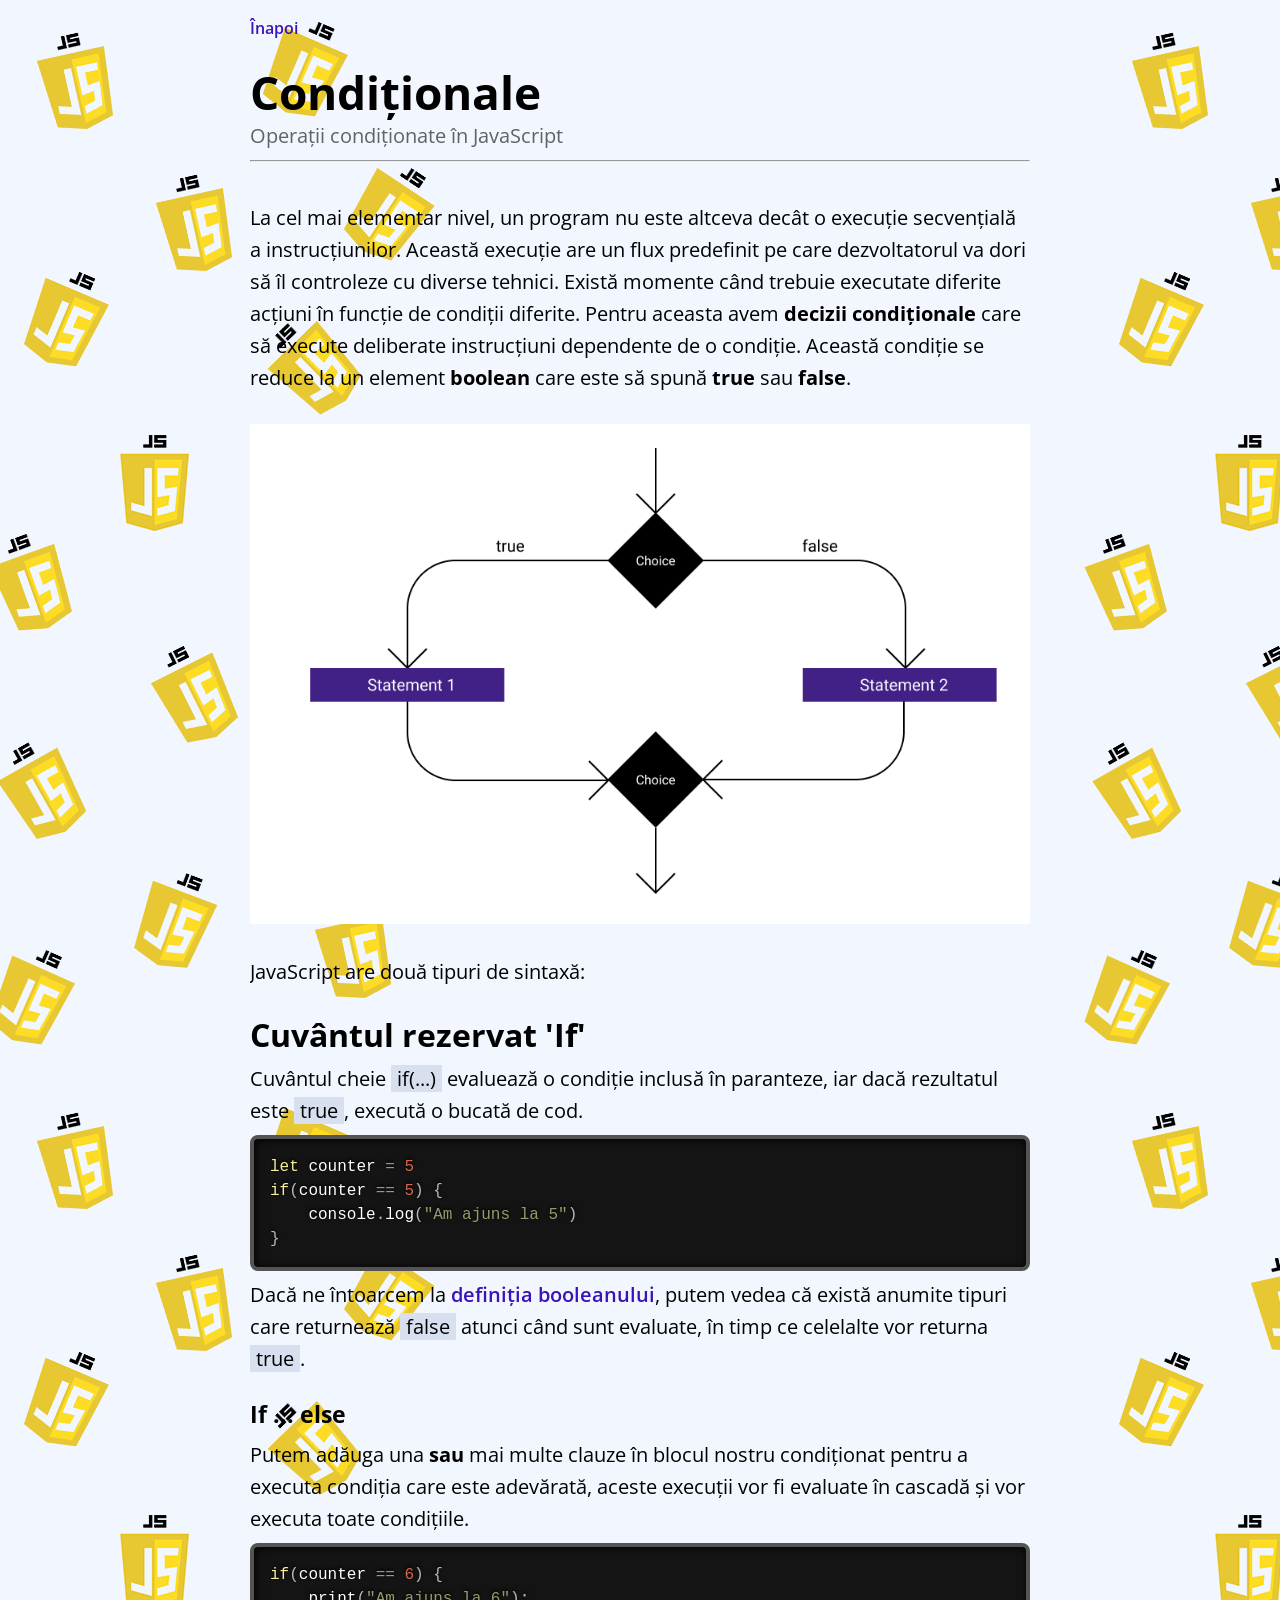
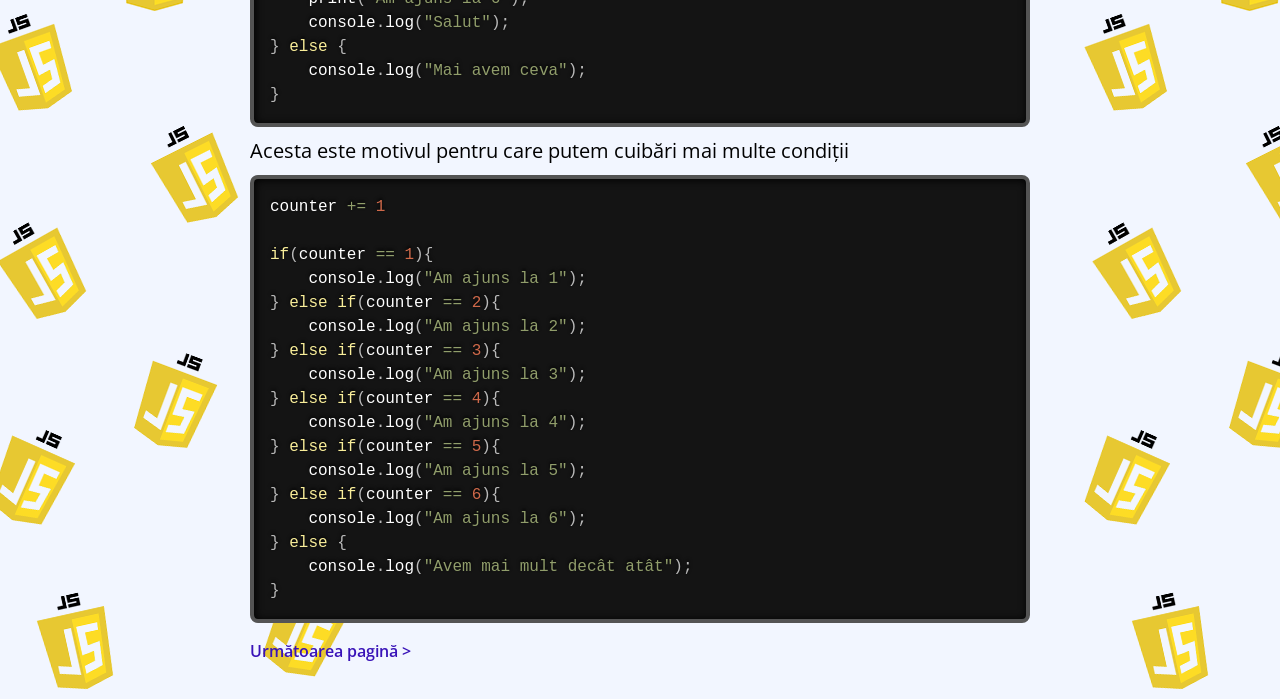
<file: Javascript-Course-main/beginner/6_condiții/index.html>
<!DOCTYPE html>
<html lang="en">
  <head>
    <meta charset="UTF-8" />
    <meta http-equiv="X-UA-Compatible" content="IE=edge" />
    <meta name="viewport" content="width=device-width, initial-scale=1.0" />
    <meta
      name="theme-color"
      media="(prefers-color-scheme: light)"
      content="#f2f6ff"
    />
    <meta
      name="theme-color"
      media="(prefers-color-scheme: dark)"
      content="#2B2830"
    />
    <title>Condiționale</title>
    <link rel="stylesheet" href="../../styles.css" />
    <link rel="stylesheet" href="../../prism.css" />
  </head>

  <body>
    <div class="container">
      <div class="section">
        <a class="back-button" href="/beginner/index.html"> Înapoi</a>
        <h1>Condiționale</h1>
        <p class="caption">Operații condiționate în JavaScript</p>
        <hr class="separator" />

        <p>
          La cel mai elementar nivel, un program nu este altceva decât o
          execuție secvențială a instrucțiunilor. Această execuție are un flux
          predefinit pe care dezvoltatorul va dori să îl controleze cu diverse
          tehnici. Există momente când trebuie executate diferite acțiuni în
          funcție de condiții diferite. Pentru aceasta avem
          <strong>decizii condiționale</strong> care să execute deliberate
          instrucțiuni dependente de o condiție. Această condiție se reduce la
          un element <strong>boolean</strong> care este să spună
          <strong>true</strong> sau <strong>false</strong>.
        </p>
        <img
          class="container-image"
          src="/meta/0_11_conditional.png"
          alt="Conditional Flow"
        />
        <p>JavaScript are două tipuri de sintaxă:</p>
        <h2 id="palabra-reservada-if-">Cuvântul rezervat &#39;If&#39;</h2>
        <p>
          Cuvântul cheie <code>if(...)</code> evaluează o condiție inclusă în
          paranteze, iar dacă rezultatul este <code>true</code>, execută o
          bucată de cod.
        </p>
        <pre><code class="lang-javascript">let counter = 5
if(counter == 5) {
    console.log("Am ajuns la 5")
}
</code></pre>

        <p>
          Dacă ne întoarcem la
          <a href="/beginner/4_tipuri_date/index.html" target="_blank"
            >definiția booleanului</a
          >, putem vedea că există anumite tipuri care returnează
          <code>false</code> atunci când sunt evaluate, în timp ce celelalte vor
          returna <code>true</code>.
        </p>
        <h3 id="if-else">If ... else</h3>
        <p>
          Putem adăuga una <strong>sau</strong> mai multe clauze în blocul
          nostru condiționat pentru a executa condiția care este adevărată,
          aceste execuții vor fi evaluate în cascadă și vor executa toate
          condițiile.
        </p>

        <pre><code class="lang-javascript">if(counter == 6) {
    print("Am ajuns la 6");
    console.log("Salut");
} else {
    console.log("Mai avem ceva");
}
</code></pre>

        <p>Acesta este motivul pentru care putem cuibări mai multe condiții</p>

        <pre><code class="lang-javascript">counter += 1

if(counter == 1){
    console.log("Am ajuns la 1");
} else if(counter == 2){
    console.log("Am ajuns la 2");
} else if(counter == 3){
    console.log("Am ajuns la 3");
} else if(counter == 4){
    console.log("Am ajuns la 4");
} else if(counter == 5){
    console.log("Am ajuns la 5");
} else if(counter == 6){
    console.log("Am ajuns la 6");
} else {
    console.log("Avem mai mult decât atât");
}
</code></pre>
        <a class="back-button" href="/beginner/7_bucle_iteratii/index.html"
          >Următoarea pagină &gt;</a
        >
      </div>
    </div>
    <script src="../../prism.js"></script>
    <script type="module" src="index.js"></script>
  </body>
</html>
</file>
<file: styles.css>
@import url("https://fonts.googleapis.com/css?family=Open+Sans&display=swap");

html,
body,
div,
span,
applet,
object,
iframe,
h1,
h2,
h3,
h4,
h5,
h6,
p,
a,
blockquote,
pre,
abbr,
acronym,
address,
big,
cite,
code,
del,
dfn,
em,
img,
ins,
kbd,
q,
s,
samp,
small,
strike,
strong,
sub,
sup,
tt,
var,
b,
u,
i,
center,
dl,
dt,
dd,
ol,
ul,
li,
fieldset,
form,
label,
legend,
table,
caption,
tbody,
tfoot,
thead,
tr,
th,
td,
article,
aside,
canvas,
details,
embed,
figure,
figcaption,
footer,
header,
hgroup,
menu,
nav,
output,
ruby,
section,
summary,
time,
mark,
audio,
video {
  margin: 0;
  padding: 0;
  border: 0;
  font-size: 100%;
  font: inherit;
  vertical-align: baseline;
  box-sizing: border-box;
}

/* HTML5 display-role reset for older browsers */
article,
aside,
details,
figcaption,
figure,
footer,
header,
hgroup,
menu,
nav,
section {
  display: block;
}

*,
:after,
:before {
  box-sizing: inherit;
}

body {
  line-height: 1;
  font-family: -apple-system, BlinkMacSystemFont, "Segoe UI", Roboto, Oxygen,
    Ubuntu, Cantarell, "Open Sans", "Helvetica Neue", sans-serif;
  font-size: 16px;
  /* font-family: 'Open Sans', sans-serif; */
  -webkit-font-smoothing: antialiased;
  -moz-osx-font-smothing: grayscale;
  font-display: swap;
  background-image: url(/background.png);
}
ol,
ul {
  font-size: 18px;
  line-height: 32px;
  padding-left: 2em;
  margin: 20px 0px;
}

li::marker {
  content: "👉  ";
  unicode-bidi: isolate;
  font-variant-numeric: tabular-nums;
  text-transform: none;
  text-indent: 0px !important;
  text-align: start !important;
  text-align-last: start !important;
}

::marker {
  /* basic support for fonts and colors */
  color: #3913b8;
}

blockquote,
q {
  quotes: none;
}

b {
  font-weight: bold;
}

blockquote:before,
blockquote:after,
q:before,
q:after {
  content: "";
  content: none;
}

table {
  border-collapse: collapse;
  border-spacing: 0;
}

h1 {
  font-weight: bold;
  font-size: 46px;
  line-height: 56px;
  margin-top: 0.6em;
}

h2 {
  font-weight: bold;
  font-size: 32px;
  line-height: 56px;
  margin-top: 0.6em;
}

h3 {
  font-weight: bold;
  font-size: 23px;
  line-height: 50px;
  margin-top: 0.6em;
}

p {
  color: black;
  font-size: 20px;
  line-height: 32px;
}

a {
  color: #3913b8;
  font-weight: 600;
  text-decoration: none;
}

pre {
  padding: 16px;
  overflow: auto;
  font-size: 85%;
  line-height: 1.45;
  background-color: #ffffff;
  border-radius: 6px;
  margin: 20px 0px;
}

code {
  display: inline;
  max-width: auto;
  padding: 0;
  margin: 0;
  overflow: visible;
  line-height: inherit;
  word-wrap: normal;
  background-color: #d8dfee;
  padding: 0px 6px;
  border: 0;
}

/* Stilurile pentru titlu */
.title {
  font-size: 24px;
  color: #333;
  /* alte stiluri */
}

/* Stilurile pentru întrebare */
.question {
  font-size: 24px;
  font-weight: bold;
  color: #000000;
  /* alte stiluri */
}

/* Stilurile pentru textul întrebării */
.question-text {
  font-size: 18px;
  color: #2b2b2b;
  /* alte stiluri */
}

/* Stilurile pentru răspuns */
.answer {
  font-size: 16px;
  color: #999;
  margin-bottom: 10px; /* Adăugare spațiu între variantele de răspuns */
  /* alte stiluri */
}

/* Stilurile pentru butonul de trimitere */
.submit-button {
  background-color: #3b0eec;
  color: #fff;
  padding: 10px 20px;
  border: none;
  border-radius: 5px;
  cursor: pointer;
  /* alte stiluri */
}

.code-separator {
  margin: 20px 0px 60px 0px;
}

strong {
  font-weight: bold;
}

.caption {
  opacity: 0.6;
}

.folder {
  opacity: 0.6;
  font-size: 18px;
  margin-bottom: 20px;
}

.folder::before {
  content: "📂";
  margin-right: 10px;
}

.console {
  opacity: 0.6;
  font-size: 18px;
  margin-bottom: 20px;
}

.console::before {
  content: "💻";
  margin-right: 10px;
}

.reference {
  font-size: 18px;
  line-height: 50px;
}

.reference::before {
  content: "🔗";
  margin-right: 10px;
}

.container {
  display: flex;
  justify-content: center;
}

.section {
  max-width: 780px;
  width: 100%;
  margin: 0 64px;
  padding-bottom: 40px;
  overflow-x: auto;
}

.back-button {
  display: block;
  margin-top: 20px;
}

.button-cancel {
  background-color: #b81313;
}

.container-image {
  width: 100%;
  margin: 30px 0px;
}

.container-image-vertical {
  width: 30%;
  margin: 30px auto;
  text-align: center;
  display: block;
}

.basic-image {
  width: 100%;
}

.image-subheader {
  text-align: center;
  width: 100%;
  top: -20px;
  display: block;
  position: relative;
}

.table-content {
  background-color: #e0e4ee;
  padding: 2px 20px;
  border-radius: 10px;
}

.separator {
  margin-bottom: 40px;
}

@media (max-width: 600px) {
  h1 {
    font-size: 42px;
  }

  h2 {
    font-size: 24px;
  }

  h3 {
    font-size: 22px;
  }
}

@media (max-width: 470px) {
  .section {
    margin: 0 20px;
  }
}

@media (prefers-color-scheme: dark) {
  body {
    background-color: #2b2830;
  }

  h1,
  h2,
  h3,
  p,
  ol,
  ul {
    color: white;
  }

  a {
    color: #ad92fd;
  }

  .table-content {
    background-color: #474250;
  }

  .custom-button {
    background-color: #ad92fd;
    color: white;
  }

  pre {
    background-color: #000000;
  }

  code {
    color: white;
    background-color: #4e4c52;
  }

  ::marker {
    color: #ad92fd;
  }
}
</file>
<file: prism.css>
/* PrismJS 1.23.0
https://prismjs.com/download.html#themes=prism-twilight&languages=markup+css+clike+javascript */
/**
 * prism.js Twilight theme
 * Based (more or less) on the Twilight theme originally of Textmate fame.
 * @author Remy Bach
 */
 code[class*="language-"],
 pre[class*="language-"] {
	 color: white;
	 background: none;
	 font-family: Consolas, Monaco, 'Andale Mono', 'Ubuntu Mono', monospace;
	 font-size: 1em;
	 text-align: left;
	 text-shadow: 0 -.1em .2em black;
	 white-space: pre;
	 word-spacing: normal;
	 word-break: normal;
	 word-wrap: normal;
	 line-height: 1.5;
	 padding: 0px;
	 -moz-tab-size: 4;
	 -o-tab-size: 4;
	 tab-size: 4;
 
	 -webkit-hyphens: none;
	 -moz-hyphens: none;
	 -ms-hyphens: none;
	 hyphens: none;
 }
 
 pre[class*="language-"],
 :not(pre) > code[class*="language-"] {
	 background: hsl(0, 0%, 8%); /* #141414 */
 }
 
 /* Code blocks */
 pre[class*="language-"] {
	 border-radius: .5em;
	 border: .3em solid hsl(0, 0%, 33%); /* #282A2B */
	 box-shadow: 1px 1px .5em black inset;
	 margin: .5em 0;
	 overflow: auto;
	 padding: 1em;
 }
 
 pre[class*="language-"]::-moz-selection {
	 /* Firefox */
	 background: hsl(200, 4%, 16%); /* #282A2B */
 }
 
 pre[class*="language-"]::selection {
	 /* Safari */
	 background: hsl(200, 4%, 16%); /* #282A2B */
 }
 
 /* Text Selection colour */
 pre[class*="language-"]::-moz-selection, pre[class*="language-"] ::-moz-selection,
 code[class*="language-"]::-moz-selection, code[class*="language-"] ::-moz-selection {
	 text-shadow: none;
	 background: hsla(0, 0%, 93%, 0.15); /* #EDEDED */
 }
 
 pre[class*="language-"]::selection, pre[class*="language-"] ::selection,
 code[class*="language-"]::selection, code[class*="language-"] ::selection {
	 text-shadow: none;
	 background: hsla(0, 0%, 93%, 0.15); /* #EDEDED */
 }
 
 /* Inline code */
 :not(pre) > code[class*="language-"] {
	 border-radius: .3em;
	 border: .13em solid hsl(0, 0%, 33%); /* #545454 */
	 box-shadow: 1px 1px .3em -.1em black inset;
	 padding: .15em .2em .05em;
	 white-space: normal;
 }
 
 .token.comment,
 .token.prolog,
 .token.doctype,
 .token.cdata {
	 color: hsl(0, 0%, 47%); /* #777777 */
 }
 
 .token.punctuation {
	 opacity: .7;
 }
 
 .token.namespace {
	 opacity: .7;
 }
 
 .token.tag,
 .token.boolean,
 .token.number,
 .token.deleted {
	 color: hsl(14, 58%, 55%); /* #CF6A4C */
 }
 
 .token.keyword,
 .token.property,
 .token.selector,
 .token.constant,
 .token.symbol,
 .token.builtin {
	 color: hsl(53, 89%, 79%); /* #F9EE98 */
 }
 
 .token.attr-name,
 .token.attr-value,
 .token.string,
 .token.char,
 .token.operator,
 .token.entity,
 .token.url,
 .language-css .token.string,
 .style .token.string,
 .token.variable,
 .token.inserted {
	 color: hsl(76, 21%, 52%); /* #8F9D6A */
 }
 
 .token.atrule {
	 color: hsl(218, 22%, 55%); /* #7587A6 */
 }
 
 .token.regex,
 .token.important {
	 color: hsl(42, 75%, 65%); /* #E9C062 */
 }
 
 .token.important,
 .token.bold {
	 font-weight: bold;
 }
 .token.italic {
	 font-style: italic;
 }
 
 .token.entity {
	 cursor: help;
 }
 
 pre[data-line] {
	 padding: 1em 0 1em 3em;
	 position: relative;
 }
 
 /* Markup */
 .language-markup .token.tag,
 .language-markup .token.attr-name,
 .language-markup .token.punctuation {
	 color: hsl(33, 33%, 52%); /* #AC885B */
 }
 
 /* Make the tokens sit above the line highlight so the colours don't look faded. */
 .token {
	 position: relative;
	 z-index: 1;
 }
 
 .line-highlight {
	 background: hsla(0, 0%, 33%, 0.25); /* #545454 */
	 background: linear-gradient(to right, hsla(0, 0%, 33%, .1) 70%, hsla(0, 0%, 33%, 0)); /* #545454 */
	 border-bottom: 1px dashed hsl(0, 0%, 33%); /* #545454 */
	 border-top: 1px dashed hsl(0, 0%, 33%); /* #545454 */
	 left: 0;
	 line-height: inherit;
	 margin-top: 0.75em; /* Same as .prism’s padding-top */
	 padding: inherit 0;
	 pointer-events: none;
	 position: absolute;
	 right: 0;
	 white-space: pre;
	 z-index: 0;
 }
 
 .line-highlight:before,
 .line-highlight[data-end]:after {
	 background-color: hsl(215, 15%, 59%); /* #8794A6 */
	 border-radius: 999px;
	 box-shadow: 0 1px white;
	 color: hsl(24, 20%, 95%); /* #F5F2F0 */
	 content: attr(data-start);
	 font: bold 65%/1.5 sans-serif;
	 left: .6em;
	 min-width: 1em;
	 padding: 0 .5em;
	 position: absolute;
	 text-align: center;
	 text-shadow: none;
	 top: .4em;
	 vertical-align: .3em;
 }
 
 .line-highlight[data-end]:after {
	 bottom: .4em;
	 content: attr(data-end);
	 top: auto;
 }
</file>
<file: Javascript-Course-main/styles.css>
@import url("https://fonts.googleapis.com/css?family=Open+Sans&display=swap");

html,
body,
div,
span,
applet,
object,
iframe,
h1,
h2,
h3,
h4,
h5,
h6,
p,
a,
blockquote,
pre,
abbr,
acronym,
address,
big,
cite,
code,
del,
dfn,
em,
img,
ins,
kbd,
q,
s,
samp,
small,
strike,
strong,
sub,
sup,
tt,
var,
b,
u,
i,
center,
dl,
dt,
dd,
ol,
ul,
li,
fieldset,
form,
label,
legend,
table,
caption,
tbody,
tfoot,
thead,
tr,
th,
td,
article,
aside,
canvas,
details,
embed,
figure,
figcaption,
footer,
header,
hgroup,
menu,
nav,
output,
ruby,
section,
summary,
time,
mark,
audio,
video {
  margin: 0;
  padding: 0;
  border: 0;
  font-size: 100%;
  font: inherit;
  vertical-align: baseline;
  box-sizing: border-box;
}

/* HTML5 display-role reset for older browsers */
article,
aside,
details,
figcaption,
figure,
footer,
header,
hgroup,
menu,
nav,
section {
  display: block;
}

*,
:after,
:before {
  box-sizing: inherit;
}

body {
  line-height: 1;
  font-family: -apple-system, BlinkMacSystemFont, "Segoe UI", Roboto, Oxygen,
    Ubuntu, Cantarell, "Open Sans", "Helvetica Neue", sans-serif;
  font-size: 16px;
  /* font-family: 'Open Sans', sans-serif; */
  -webkit-font-smoothing: antialiased;
  -moz-osx-font-smothing: grayscale;
  font-display: swap;
  background-image: url(/background.png);
}
ol,
ul {
  font-size: 18px;
  line-height: 32px;
  padding-left: 2em;
  margin: 20px 0px;
}

li::marker {
  content: "👉  ";
  unicode-bidi: isolate;
  font-variant-numeric: tabular-nums;
  text-transform: none;
  text-indent: 0px !important;
  text-align: start !important;
  text-align-last: start !important;
}

::marker {
  /* basic support for fonts and colors */
  color: #3913b8;
}

blockquote,
q {
  quotes: none;
}

b {
  font-weight: bold;
}

blockquote:before,
blockquote:after,
q:before,
q:after {
  content: "";
  content: none;
}

table {
  border-collapse: collapse;
  border-spacing: 0;
}

h1 {
  font-weight: bold;
  font-size: 46px;
  line-height: 56px;
  margin-top: 0.6em;
}

h2 {
  font-weight: bold;
  font-size: 32px;
  line-height: 56px;
  margin-top: 0.6em;
}

h3 {
  font-weight: bold;
  font-size: 23px;
  line-height: 50px;
  margin-top: 0.6em;
}

p {
  color: black;
  font-size: 20px;
  line-height: 32px;
}

a {
  color: #3913b8;
  font-weight: 600;
  text-decoration: none;
}

pre {
  padding: 16px;
  overflow: auto;
  font-size: 85%;
  line-height: 1.45;
  background-color: #ffffff;
  border-radius: 6px;
  margin: 20px 0px;
}

code {
  display: inline;
  max-width: auto;
  padding: 0;
  margin: 0;
  overflow: visible;
  line-height: inherit;
  word-wrap: normal;
  background-color: #d8dfee;
  padding: 0px 6px;
  border: 0;
}

/* Stilurile pentru titlu */
.title {
  font-size: 24px;
  color: #333;
  /* alte stiluri */
}

/* Stilurile pentru întrebare */
.question {
  font-size: 24px;
  font-weight: bold;
  color: #000000;
  /* alte stiluri */
}

/* Stilurile pentru textul întrebării */
.question-text {
  font-size: 18px;
  color: #2b2b2b;
  /* alte stiluri */
}

/* Stilurile pentru răspuns */
.answer {
  font-size: 16px;
  color: #999;
  margin-bottom: 10px; /* Adăugare spațiu între variantele de răspuns */
  /* alte stiluri */
}

/* Stilurile pentru butonul de trimitere */
.submit-button {
  background-color: #3b0eec;
  color: #fff;
  padding: 10px 20px;
  border: none;
  border-radius: 5px;
  cursor: pointer;
  /* alte stiluri */
}

.code-separator {
  margin: 20px 0px 60px 0px;
}

strong {
  font-weight: bold;
}

.caption {
  opacity: 0.6;
}

.folder {
  opacity: 0.6;
  font-size: 18px;
  margin-bottom: 20px;
}

.folder::before {
  content: "📂";
  margin-right: 10px;
}

.console {
  opacity: 0.6;
  font-size: 18px;
  margin-bottom: 20px;
}

.console::before {
  content: "💻";
  margin-right: 10px;
}

.reference {
  font-size: 18px;
  line-height: 50px;
}

.reference::before {
  content: "🔗";
  margin-right: 10px;
}

.container {
  display: flex;
  justify-content: center;
}

.section {
  max-width: 780px;
  width: 100%;
  margin: 0 64px;
  padding-bottom: 40px;
  overflow-x: auto;
}

.back-button {
  display: block;
  margin-top: 20px;
}

.button-cancel {
  background-color: #b81313;
}

.container-image {
  width: 100%;
  margin: 30px 0px;
}

.container-image-vertical {
  width: 30%;
  margin: 30px auto;
  text-align: center;
  display: block;
}

.basic-image {
  width: 100%;
}

.image-subheader {
  text-align: center;
  width: 100%;
  top: -20px;
  display: block;
  position: relative;
}

.table-content {
  background-color: #e0e4ee;
  padding: 2px 20px;
  border-radius: 10px;
}

.separator {
  margin-bottom: 40px;
}

@media (max-width: 600px) {
  h1 {
    font-size: 42px;
  }

  h2 {
    font-size: 24px;
  }

  h3 {
    font-size: 22px;
  }
}

@media (max-width: 470px) {
  .section {
    margin: 0 20px;
  }
}

@media (prefers-color-scheme: dark) {
  body {
    background-color: #2b2830;
  }

  h1,
  h2,
  h3,
  p,
  ol,
  ul {
    color: white;
  }

  a {
    color: #ad92fd;
  }

  .table-content {
    background-color: #474250;
  }

  .custom-button {
    background-color: #ad92fd;
    color: white;
  }

  pre {
    background-color: #000000;
  }

  code {
    color: white;
    background-color: #4e4c52;
  }

  ::marker {
    color: #ad92fd;
  }
}
</file>
<file: Javascript-Course-main/prism.css>
/* PrismJS 1.23.0
https://prismjs.com/download.html#themes=prism-twilight&languages=markup+css+clike+javascript */
/**
 * prism.js Twilight theme
 * Based (more or less) on the Twilight theme originally of Textmate fame.
 * @author Remy Bach
 */
 code[class*="language-"],
 pre[class*="language-"] {
	 color: white;
	 background: none;
	 font-family: Consolas, Monaco, 'Andale Mono', 'Ubuntu Mono', monospace;
	 font-size: 1em;
	 text-align: left;
	 text-shadow: 0 -.1em .2em black;
	 white-space: pre;
	 word-spacing: normal;
	 word-break: normal;
	 word-wrap: normal;
	 line-height: 1.5;
	 padding: 0px;
	 -moz-tab-size: 4;
	 -o-tab-size: 4;
	 tab-size: 4;
 
	 -webkit-hyphens: none;
	 -moz-hyphens: none;
	 -ms-hyphens: none;
	 hyphens: none;
 }
 
 pre[class*="language-"],
 :not(pre) > code[class*="language-"] {
	 background: hsl(0, 0%, 8%); /* #141414 */
 }
 
 /* Code blocks */
 pre[class*="language-"] {
	 border-radius: .5em;
	 border: .3em solid hsl(0, 0%, 33%); /* #282A2B */
	 box-shadow: 1px 1px .5em black inset;
	 margin: .5em 0;
	 overflow: auto;
	 padding: 1em;
 }
 
 pre[class*="language-"]::-moz-selection {
	 /* Firefox */
	 background: hsl(200, 4%, 16%); /* #282A2B */
 }
 
 pre[class*="language-"]::selection {
	 /* Safari */
	 background: hsl(200, 4%, 16%); /* #282A2B */
 }
 
 /* Text Selection colour */
 pre[class*="language-"]::-moz-selection, pre[class*="language-"] ::-moz-selection,
 code[class*="language-"]::-moz-selection, code[class*="language-"] ::-moz-selection {
	 text-shadow: none;
	 background: hsla(0, 0%, 93%, 0.15); /* #EDEDED */
 }
 
 pre[class*="language-"]::selection, pre[class*="language-"] ::selection,
 code[class*="language-"]::selection, code[class*="language-"] ::selection {
	 text-shadow: none;
	 background: hsla(0, 0%, 93%, 0.15); /* #EDEDED */
 }
 
 /* Inline code */
 :not(pre) > code[class*="language-"] {
	 border-radius: .3em;
	 border: .13em solid hsl(0, 0%, 33%); /* #545454 */
	 box-shadow: 1px 1px .3em -.1em black inset;
	 padding: .15em .2em .05em;
	 white-space: normal;
 }
 
 .token.comment,
 .token.prolog,
 .token.doctype,
 .token.cdata {
	 color: hsl(0, 0%, 47%); /* #777777 */
 }
 
 .token.punctuation {
	 opacity: .7;
 }
 
 .token.namespace {
	 opacity: .7;
 }
 
 .token.tag,
 .token.boolean,
 .token.number,
 .token.deleted {
	 color: hsl(14, 58%, 55%); /* #CF6A4C */
 }
 
 .token.keyword,
 .token.property,
 .token.selector,
 .token.constant,
 .token.symbol,
 .token.builtin {
	 color: hsl(53, 89%, 79%); /* #F9EE98 */
 }
 
 .token.attr-name,
 .token.attr-value,
 .token.string,
 .token.char,
 .token.operator,
 .token.entity,
 .token.url,
 .language-css .token.string,
 .style .token.string,
 .token.variable,
 .token.inserted {
	 color: hsl(76, 21%, 52%); /* #8F9D6A */
 }
 
 .token.atrule {
	 color: hsl(218, 22%, 55%); /* #7587A6 */
 }
 
 .token.regex,
 .token.important {
	 color: hsl(42, 75%, 65%); /* #E9C062 */
 }
 
 .token.important,
 .token.bold {
	 font-weight: bold;
 }
 .token.italic {
	 font-style: italic;
 }
 
 .token.entity {
	 cursor: help;
 }
 
 pre[data-line] {
	 padding: 1em 0 1em 3em;
	 position: relative;
 }
 
 /* Markup */
 .language-markup .token.tag,
 .language-markup .token.attr-name,
 .language-markup .token.punctuation {
	 color: hsl(33, 33%, 52%); /* #AC885B */
 }
 
 /* Make the tokens sit above the line highlight so the colours don't look faded. */
 .token {
	 position: relative;
	 z-index: 1;
 }
 
 .line-highlight {
	 background: hsla(0, 0%, 33%, 0.25); /* #545454 */
	 background: linear-gradient(to right, hsla(0, 0%, 33%, .1) 70%, hsla(0, 0%, 33%, 0)); /* #545454 */
	 border-bottom: 1px dashed hsl(0, 0%, 33%); /* #545454 */
	 border-top: 1px dashed hsl(0, 0%, 33%); /* #545454 */
	 left: 0;
	 line-height: inherit;
	 margin-top: 0.75em; /* Same as .prism’s padding-top */
	 padding: inherit 0;
	 pointer-events: none;
	 position: absolute;
	 right: 0;
	 white-space: pre;
	 z-index: 0;
 }
 
 .line-highlight:before,
 .line-highlight[data-end]:after {
	 background-color: hsl(215, 15%, 59%); /* #8794A6 */
	 border-radius: 999px;
	 box-shadow: 0 1px white;
	 color: hsl(24, 20%, 95%); /* #F5F2F0 */
	 content: attr(data-start);
	 font: bold 65%/1.5 sans-serif;
	 left: .6em;
	 min-width: 1em;
	 padding: 0 .5em;
	 position: absolute;
	 text-align: center;
	 text-shadow: none;
	 top: .4em;
	 vertical-align: .3em;
 }
 
 .line-highlight[data-end]:after {
	 bottom: .4em;
	 content: attr(data-end);
	 top: auto;
 }
</file>
